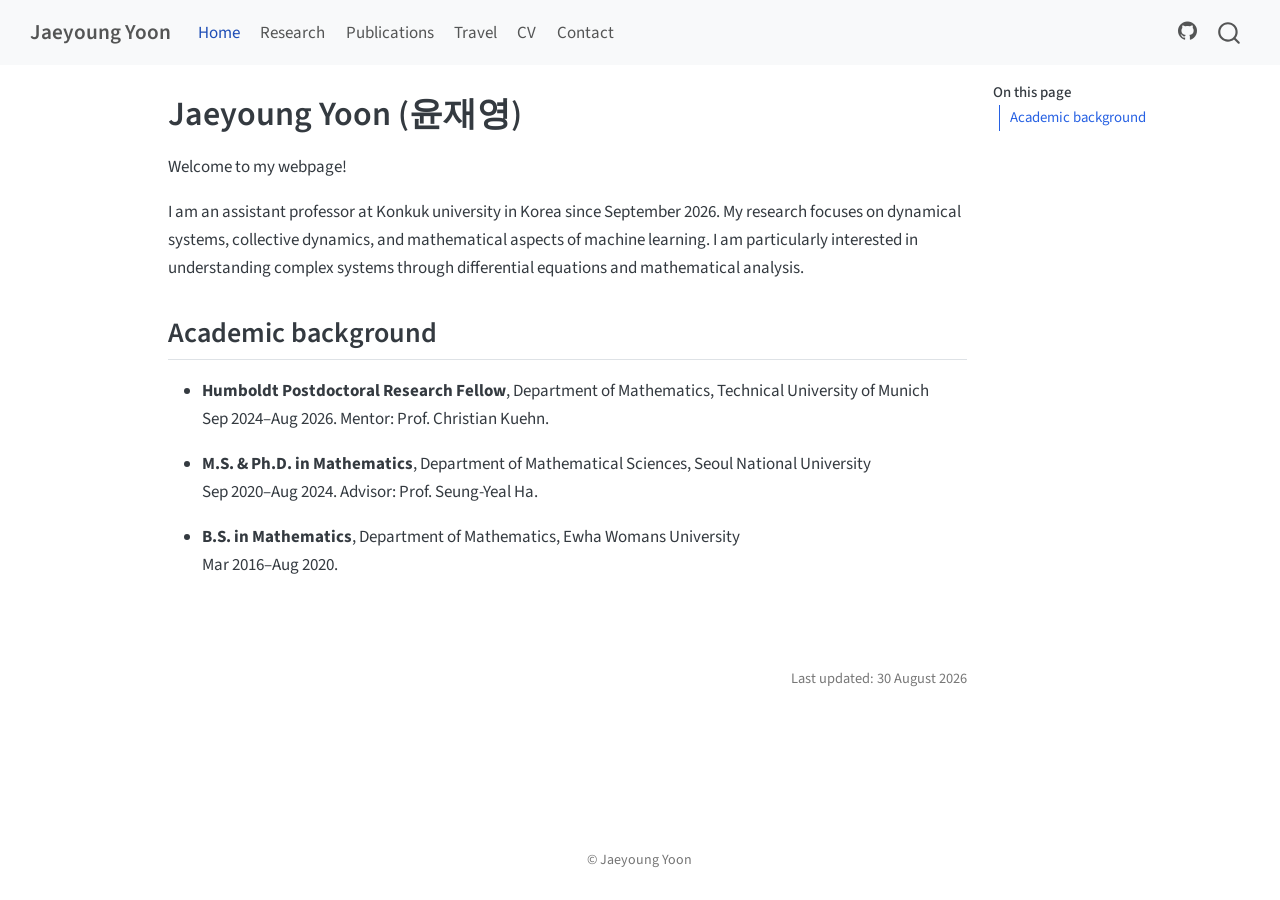
<file: docs/index.html>
<!DOCTYPE html>
<html xmlns="http://www.w3.org/1999/xhtml" lang="en" xml:lang="en"><head>

<meta charset="utf-8">
<meta name="generator" content="quarto-1.9.38">

<meta name="viewport" content="width=device-width, initial-scale=1.0, user-scalable=yes">


<title>Jaeyoung Yoon (윤재영) – Jaeyoung Yoon</title>
<style>
/* Default styles provided by pandoc.
** See https://pandoc.org/MANUAL.html#variables-for-html for config info.
*/
code{white-space: pre-wrap;}
span.smallcaps{font-variant: small-caps;}
div.columns{display: flex; gap: min(4vw, 1.5em);}
div.column{flex: auto; overflow-x: auto;}
div.hanging-indent{margin-left: 1.5em; text-indent: -1.5em;}
ul.task-list{list-style: none;}
ul.task-list li input[type="checkbox"] {
  width: 0.8em;
  margin: 0 0.8em 0.2em -1em; /* quarto-specific, see https://github.com/quarto-dev/quarto-cli/issues/4556 */ 
  vertical-align: middle;
}
</style>


<script src="site_libs/quarto-nav/quarto-nav.js"></script>
<script src="site_libs/quarto-nav/headroom.min.js"></script>
<script src="site_libs/clipboard/clipboard.min.js"></script>
<script src="site_libs/quarto-search/autocomplete.umd.js"></script>
<script src="site_libs/quarto-search/fuse.min.js"></script>
<script src="site_libs/quarto-search/quarto-search.js"></script>
<meta name="quarto:offset" content="./">
<script src="site_libs/quarto-html/quarto.js" type="module"></script>
<script src="site_libs/quarto-html/tabsets/tabsets.js" type="module"></script>
<script src="site_libs/quarto-html/popper.min.js"></script>
<script src="site_libs/quarto-html/tippy.umd.min.js"></script>
<script src="site_libs/quarto-html/anchor.min.js"></script>
<link href="site_libs/quarto-html/tippy.css" rel="stylesheet">
<link href="site_libs/quarto-html/quarto-syntax-highlighting-15634bcf2e68342d4ad2dfa704d543f6.css" rel="stylesheet" id="quarto-text-highlighting-styles">
<script src="site_libs/bootstrap/bootstrap.min.js"></script>
<link href="site_libs/bootstrap/bootstrap-icons.css" rel="stylesheet">
<link href="site_libs/bootstrap/bootstrap-158031087360bce0ff56dc785ce39e06.min.css" rel="stylesheet" append-hash="true" id="quarto-bootstrap" data-mode="light">
<script id="quarto-search-options" type="application/json">{
  "location": "navbar",
  "copy-button": false,
  "collapse-after": 3,
  "panel-placement": "end",
  "type": "overlay",
  "limit": 50,
  "keyboard-shortcut": [
    "f",
    "/",
    "s"
  ],
  "show-item-context": false,
  "language": {
    "search-no-results-text": "No results",
    "search-matching-documents-text": "matching documents",
    "search-copy-link-title": "Copy link to search",
    "search-hide-matches-text": "Hide additional matches",
    "search-more-match-text": "more match in this document",
    "search-more-matches-text": "more matches in this document",
    "search-clear-button-title": "Clear",
    "search-text-placeholder": "",
    "search-detached-cancel-button-title": "Cancel",
    "search-submit-button-title": "Submit",
    "search-label": "Search"
  }
}</script>


<link rel="stylesheet" href="styles.css">
</head>

<body class="nav-fixed quarto-light">

<div id="quarto-search-results"></div>
  <header id="quarto-header" class="headroom fixed-top">
    <nav class="navbar navbar-expand-lg " data-bs-theme="dark">
      <div class="navbar-container container-fluid">
      <div class="navbar-brand-container mx-auto">
    <a class="navbar-brand" href="./index.html">
    <span class="navbar-title">Jaeyoung Yoon</span>
    </a>
  </div>
            <div id="quarto-search" class="" title="Search"></div>
          <button class="navbar-toggler" type="button" data-bs-toggle="collapse" data-bs-target="#navbarCollapse" aria-controls="navbarCollapse" role="menu" aria-expanded="false" aria-label="Toggle navigation" onclick="if (window.quartoToggleHeadroom) { window.quartoToggleHeadroom(); }">
  <span class="navbar-toggler-icon"></span>
</button>
          <div class="collapse navbar-collapse" id="navbarCollapse">
            <ul class="navbar-nav navbar-nav-scroll me-auto">
  <li class="nav-item">
    <a class="nav-link active" href="./index.html" aria-current="page"> 
<span class="menu-text">Home</span></a>
  </li>  
  <li class="nav-item">
    <a class="nav-link" href="./research.html"> 
<span class="menu-text">Research</span></a>
  </li>  
  <li class="nav-item">
    <a class="nav-link" href="./publications.html"> 
<span class="menu-text">Publications</span></a>
  </li>  
  <li class="nav-item">
    <a class="nav-link" href="./travel.html"> 
<span class="menu-text">Travel</span></a>
  </li>  
  <li class="nav-item">
    <a class="nav-link" href="./cv.html"> 
<span class="menu-text">CV</span></a>
  </li>  
  <li class="nav-item">
    <a class="nav-link" href="./contact.html"> 
<span class="menu-text">Contact</span></a>
  </li>  
</ul>
            <ul class="navbar-nav navbar-nav-scroll ms-auto">
  <li class="nav-item compact">
    <a class="nav-link" href="https://github.com/wodud1516"> <i class="bi bi-github" role="img">
</i> 
<span class="menu-text"></span></a>
  </li>  
</ul>
          </div> <!-- /navcollapse -->
            <div class="quarto-navbar-tools">
</div>
      </div> <!-- /container-fluid -->
    </nav>
</header>
<!-- content -->
<div id="quarto-content" class="quarto-container page-columns page-rows-contents page-layout-article page-navbar">
<!-- sidebar -->
<!-- margin-sidebar -->
    <div id="quarto-margin-sidebar" class="sidebar margin-sidebar">
        <nav id="TOC" role="doc-toc" class="toc-active">
    <h2 id="toc-title">On this page</h2>
   
  <ul>
  <li><a href="#academic-background" id="toc-academic-background" class="nav-link active" data-scroll-target="#academic-background">Academic background</a></li>
  </ul>
</nav>
    </div>
<!-- main -->
<main class="content" id="quarto-document-content">

<header id="title-block-header" class="quarto-title-block default">
<div class="quarto-title">
<h1 class="title">Jaeyoung Yoon (윤재영)</h1>
</div>



<div class="quarto-title-meta">

    
  
    
  </div>
  


</header>


<p>Welcome to my webpage!</p>
<p>I am an assistant professor at Konkuk university in Korea since September 2026. My research focuses on dynamical systems, collective dynamics, and mathematical aspects of machine learning. I am particularly interested in understanding complex systems through differential equations and mathematical analysis.</p>
<!--
## Research interests

- Collective dynamics
- Dynamical systems on networks
- Mathematical aspects of machine learning dynamics
- Consensus-based optimization
-->
<section id="academic-background" class="level2">
<h2 class="anchored" data-anchor-id="academic-background">Academic background</h2>
<ul>
<li><p><strong>Humboldt Postdoctoral Research Fellow</strong>, Department of Mathematics, Technical University of Munich<br>
Sep 2024–Aug 2026. Mentor: Prof.&nbsp;Christian Kuehn.</p></li>
<li><p><strong>M.S. &amp; Ph.D.&nbsp;in Mathematics</strong>, Department of Mathematical Sciences, Seoul National University<br>
Sep 2020–Aug 2024. Advisor: Prof.&nbsp;Seung-Yeal Ha.</p></li>
<li><p><strong>B.S. in Mathematics</strong>, Department of Mathematics, Ewha Womans University<br>
Mar 2016–Aug 2020.</p></li>
</ul>
<p><br></p>
<p><span class="last-updated">Last updated: 30 August 2026</span></p>


</section>

</main> <!-- /main -->
<script id="quarto-html-after-body" type="application/javascript">
  window.document.addEventListener("DOMContentLoaded", function (event) {
    const icon = "";
    const anchorJS = new window.AnchorJS();
    anchorJS.options = {
      placement: 'right',
      icon: icon
    };
    anchorJS.add('.anchored');
    const isCodeAnnotation = (el) => {
      for (const clz of el.classList) {
        if (clz.startsWith('code-annotation-')) {                     
          return true;
        }
      }
      return false;
    }
    const onCopySuccess = function(e) {
      // button target
      const button = e.trigger;
      // don't keep focus
      button.blur();
      // flash "checked"
      button.classList.add('code-copy-button-checked');
      var currentTitle = button.getAttribute("title");
      button.setAttribute("title", "Copied!");
      let tooltip;
      if (window.bootstrap) {
        button.setAttribute("data-bs-toggle", "tooltip");
        button.setAttribute("data-bs-placement", "left");
        button.setAttribute("data-bs-title", "Copied!");
        tooltip = new bootstrap.Tooltip(button, 
          { trigger: "manual", 
            customClass: "code-copy-button-tooltip",
            offset: [0, -8]});
        tooltip.show();    
      }
      setTimeout(function() {
        if (tooltip) {
          tooltip.hide();
          button.removeAttribute("data-bs-title");
          button.removeAttribute("data-bs-toggle");
          button.removeAttribute("data-bs-placement");
        }
        button.setAttribute("title", currentTitle);
        button.classList.remove('code-copy-button-checked');
      }, 1000);
      // clear code selection
      e.clearSelection();
    }
    const getTextToCopy = function(trigger) {
      const outerScaffold = trigger.parentElement.cloneNode(true);
      const codeEl = outerScaffold.querySelector('code');
      for (const childEl of codeEl.children) {
        if (isCodeAnnotation(childEl)) {
          childEl.remove();
        }
      }
      return codeEl.innerText;
    }
    const clipboard = new window.ClipboardJS('.code-copy-button:not([data-in-quarto-modal])', {
      text: getTextToCopy
    });
    clipboard.on('success', onCopySuccess);
    if (window.document.getElementById('quarto-embedded-source-code-modal')) {
      const clipboardModal = new window.ClipboardJS('.code-copy-button[data-in-quarto-modal]', {
        text: getTextToCopy,
        container: window.document.getElementById('quarto-embedded-source-code-modal')
      });
      clipboardModal.on('success', onCopySuccess);
    }
      var localhostRegex = new RegExp(/^(?:http|https):\/\/localhost\:?[0-9]*\//);
      var mailtoRegex = new RegExp(/^mailto:/);
        var filterRegex = new RegExp('/' + window.location.host + '/');
      var isInternal = (href) => {
          return filterRegex.test(href) || localhostRegex.test(href) || mailtoRegex.test(href);
      }
      // Inspect non-navigation links and adorn them if external
     var links = window.document.querySelectorAll('a[href]:not(.nav-link):not(.navbar-brand):not(.toc-action):not(.sidebar-link):not(.sidebar-item-toggle):not(.pagination-link):not(.no-external):not([aria-hidden]):not(.dropdown-item):not(.quarto-navigation-tool):not(.about-link)');
      for (var i=0; i<links.length; i++) {
        const link = links[i];
        if (!isInternal(link.href)) {
          // undo the damage that might have been done by quarto-nav.js in the case of
          // links that we want to consider external
          if (link.dataset.originalHref !== undefined) {
            link.href = link.dataset.originalHref;
          }
        }
      }
    function tippyHover(el, contentFn, onTriggerFn, onUntriggerFn) {
      const config = {
        allowHTML: true,
        maxWidth: 500,
        delay: 100,
        arrow: false,
        appendTo: function(el) {
            return el.parentElement;
        },
        interactive: true,
        interactiveBorder: 10,
        theme: 'quarto',
        placement: 'bottom-start',
      };
      if (contentFn) {
        config.content = contentFn;
      }
      if (onTriggerFn) {
        config.onTrigger = onTriggerFn;
      }
      if (onUntriggerFn) {
        config.onUntrigger = onUntriggerFn;
      }
      window.tippy(el, config); 
    }
    const noterefs = window.document.querySelectorAll('a[role="doc-noteref"]');
    for (var i=0; i<noterefs.length; i++) {
      const ref = noterefs[i];
      tippyHover(ref, function() {
        // use id or data attribute instead here
        let href = ref.getAttribute('data-footnote-href') || ref.getAttribute('href');
        try { href = new URL(href).hash; } catch {}
        const id = href.replace(/^#\/?/, "");
        const note = window.document.getElementById(id);
        if (note) {
          return note.innerHTML;
        } else {
          return "";
        }
      });
    }
    const xrefs = window.document.querySelectorAll('a.quarto-xref');
    const processXRef = (id, note) => {
      // Strip column container classes
      const stripColumnClz = (el) => {
        el.classList.remove("page-full", "page-columns");
        if (el.children) {
          for (const child of el.children) {
            stripColumnClz(child);
          }
        }
      }
      stripColumnClz(note)
      if (id === null || id.startsWith('sec-')) {
        // Special case sections, only their first couple elements
        const container = document.createElement("div");
        if (note.children && note.children.length > 2) {
          container.appendChild(note.children[0].cloneNode(true));
          for (let i = 1; i < note.children.length; i++) {
            const child = note.children[i];
            if (child.tagName === "P" && child.innerText === "") {
              continue;
            } else {
              container.appendChild(child.cloneNode(true));
              break;
            }
          }
          if (window.Quarto?.typesetMath) {
            window.Quarto.typesetMath(container);
          }
          return container.innerHTML
        } else {
          if (window.Quarto?.typesetMath) {
            window.Quarto.typesetMath(note);
          }
          return note.innerHTML;
        }
      } else {
        // Remove any anchor links if they are present
        const anchorLink = note.querySelector('a.anchorjs-link');
        if (anchorLink) {
          anchorLink.remove();
        }
        if (window.Quarto?.typesetMath) {
          window.Quarto.typesetMath(note);
        }
        if (note.classList.contains("callout")) {
          return note.outerHTML;
        } else {
          return note.innerHTML;
        }
      }
    }
    for (var i=0; i<xrefs.length; i++) {
      const xref = xrefs[i];
      tippyHover(xref, undefined, function(instance) {
        instance.disable();
        let url = xref.getAttribute('href');
        let hash = undefined; 
        if (url.startsWith('#')) {
          hash = url;
        } else {
          try { hash = new URL(url).hash; } catch {}
        }
        if (hash) {
          const id = hash.replace(/^#\/?/, "");
          const note = window.document.getElementById(id);
          if (note !== null) {
            try {
              const html = processXRef(id, note.cloneNode(true));
              instance.setContent(html);
            } finally {
              instance.enable();
              instance.show();
            }
          } else {
            // See if we can fetch this
            fetch(url.split('#')[0])
            .then(res => res.text())
            .then(html => {
              const parser = new DOMParser();
              const htmlDoc = parser.parseFromString(html, "text/html");
              const note = htmlDoc.getElementById(id);
              if (note !== null) {
                const html = processXRef(id, note);
                instance.setContent(html);
              } 
            }).finally(() => {
              instance.enable();
              instance.show();
            });
          }
        } else {
          // See if we can fetch a full url (with no hash to target)
          // This is a special case and we should probably do some content thinning / targeting
          fetch(url)
          .then(res => res.text())
          .then(html => {
            const parser = new DOMParser();
            const htmlDoc = parser.parseFromString(html, "text/html");
            const note = htmlDoc.querySelector('main.content');
            if (note !== null) {
              // This should only happen for chapter cross references
              // (since there is no id in the URL)
              // remove the first header
              if (note.children.length > 0 && note.children[0].tagName === "HEADER") {
                note.children[0].remove();
              }
              const html = processXRef(null, note);
              instance.setContent(html);
            } 
          }).finally(() => {
            instance.enable();
            instance.show();
          });
        }
      }, function(instance) {
      });
    }
        let selectedAnnoteEl;
        const selectorForAnnotation = ( cell, annotation) => {
          let cellAttr = 'data-code-cell="' + cell + '"';
          let lineAttr = 'data-code-annotation="' +  annotation + '"';
          const selector = 'span[' + cellAttr + '][' + lineAttr + ']';
          return selector;
        }
        const selectCodeLines = (annoteEl) => {
          const doc = window.document;
          const targetCell = annoteEl.getAttribute("data-target-cell");
          const targetAnnotation = annoteEl.getAttribute("data-target-annotation");
          const annoteSpan = window.document.querySelector(selectorForAnnotation(targetCell, targetAnnotation));
          const lines = annoteSpan.getAttribute("data-code-lines").split(",");
          const lineIds = lines.map((line) => {
            return targetCell + "-" + line;
          })
          let top = null;
          let height = null;
          let parent = null;
          if (lineIds.length > 0) {
              //compute the position of the single el (top and bottom and make a div)
              const el = window.document.getElementById(lineIds[0]);
              top = el.offsetTop;
              height = el.offsetHeight;
              parent = el.parentElement.parentElement;
            if (lineIds.length > 1) {
              const lastEl = window.document.getElementById(lineIds[lineIds.length - 1]);
              const bottom = lastEl.offsetTop + lastEl.offsetHeight;
              height = bottom - top;
            }
            if (top !== null && height !== null && parent !== null) {
              // cook up a div (if necessary) and position it 
              let div = window.document.getElementById("code-annotation-line-highlight");
              if (div === null) {
                div = window.document.createElement("div");
                div.setAttribute("id", "code-annotation-line-highlight");
                div.style.position = 'absolute';
                parent.appendChild(div);
              }
              div.style.top = top - 2 + "px";
              div.style.height = height + 4 + "px";
              div.style.left = 0;
              let gutterDiv = window.document.getElementById("code-annotation-line-highlight-gutter");
              if (gutterDiv === null) {
                gutterDiv = window.document.createElement("div");
                gutterDiv.setAttribute("id", "code-annotation-line-highlight-gutter");
                gutterDiv.style.position = 'absolute';
                const codeCell = window.document.getElementById(targetCell);
                const gutter = codeCell.querySelector('.code-annotation-gutter');
                gutter.appendChild(gutterDiv);
              }
              gutterDiv.style.top = top - 2 + "px";
              gutterDiv.style.height = height + 4 + "px";
            }
            selectedAnnoteEl = annoteEl;
          }
        };
        const unselectCodeLines = () => {
          const elementsIds = ["code-annotation-line-highlight", "code-annotation-line-highlight-gutter"];
          elementsIds.forEach((elId) => {
            const div = window.document.getElementById(elId);
            if (div) {
              div.remove();
            }
          });
          selectedAnnoteEl = undefined;
        };
          // Handle positioning of the toggle
      window.addEventListener(
        "resize",
        throttle(() => {
          elRect = undefined;
          if (selectedAnnoteEl) {
            selectCodeLines(selectedAnnoteEl);
          }
        }, 10)
      );
      function throttle(fn, ms) {
      let throttle = false;
      let timer;
        return (...args) => {
          if(!throttle) { // first call gets through
              fn.apply(this, args);
              throttle = true;
          } else { // all the others get throttled
              if(timer) clearTimeout(timer); // cancel #2
              timer = setTimeout(() => {
                fn.apply(this, args);
                timer = throttle = false;
              }, ms);
          }
        };
      }
        // Attach click handler to the DT
        const annoteDls = window.document.querySelectorAll('dt[data-target-cell]');
        for (const annoteDlNode of annoteDls) {
          annoteDlNode.addEventListener('click', (event) => {
            const clickedEl = event.target;
            if (clickedEl !== selectedAnnoteEl) {
              unselectCodeLines();
              const activeEl = window.document.querySelector('dt[data-target-cell].code-annotation-active');
              if (activeEl) {
                activeEl.classList.remove('code-annotation-active');
              }
              selectCodeLines(clickedEl);
              clickedEl.classList.add('code-annotation-active');
            } else {
              // Unselect the line
              unselectCodeLines();
              clickedEl.classList.remove('code-annotation-active');
            }
          });
        }
    const findCites = (el) => {
      const parentEl = el.parentElement;
      if (parentEl) {
        const cites = parentEl.dataset.cites;
        if (cites) {
          return {
            el,
            cites: cites.split(' ')
          };
        } else {
          return findCites(el.parentElement)
        }
      } else {
        return undefined;
      }
    };
    var bibliorefs = window.document.querySelectorAll('a[role="doc-biblioref"]');
    for (var i=0; i<bibliorefs.length; i++) {
      const ref = bibliorefs[i];
      const citeInfo = findCites(ref);
      if (citeInfo) {
        tippyHover(citeInfo.el, function() {
          var popup = window.document.createElement('div');
          citeInfo.cites.forEach(function(cite) {
            var citeDiv = window.document.createElement('div');
            citeDiv.classList.add('hanging-indent');
            citeDiv.classList.add('csl-entry');
            var biblioDiv = window.document.getElementById('ref-' + cite);
            if (biblioDiv) {
              citeDiv.innerHTML = biblioDiv.innerHTML;
            }
            popup.appendChild(citeDiv);
          });
          return popup.innerHTML;
        });
      }
    }
  });
  </script>
</div> <!-- /content -->
<footer class="footer">
  <div class="nav-footer">
    <div class="nav-footer-left">
      &nbsp;
    </div>   
    <div class="nav-footer-center">
<p>© Jaeyoung Yoon</p>
</div>
    <div class="nav-footer-right">
      &nbsp;
    </div>
  </div>
</footer>




</body></html>
</file>
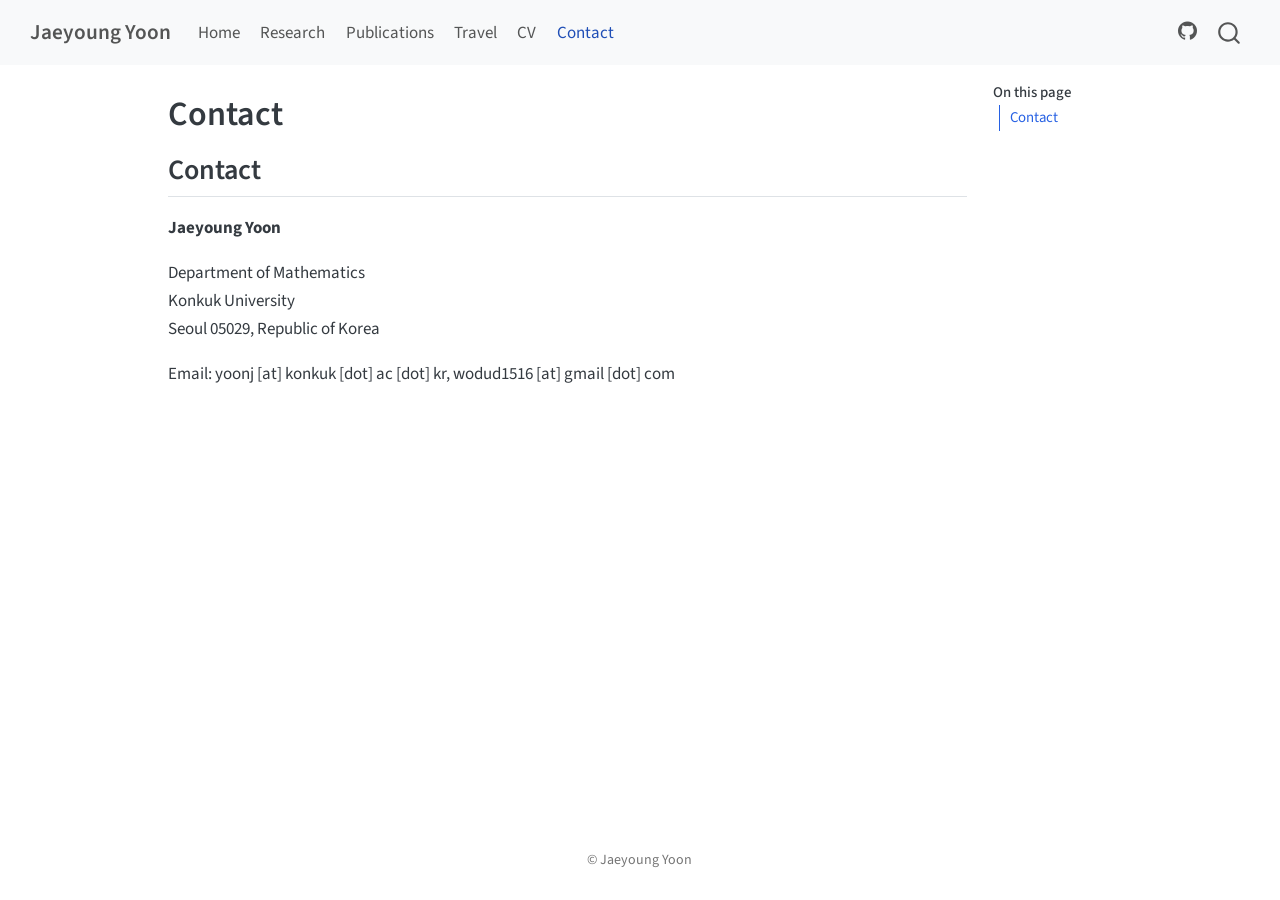
<file: docs/contact.html>
<!DOCTYPE html>
<html xmlns="http://www.w3.org/1999/xhtml" lang="en" xml:lang="en"><head>

<meta charset="utf-8">
<meta name="generator" content="quarto-1.9.38">

<meta name="viewport" content="width=device-width, initial-scale=1.0, user-scalable=yes">


<title>Contact – Jaeyoung Yoon</title>
<style>
/* Default styles provided by pandoc.
** See https://pandoc.org/MANUAL.html#variables-for-html for config info.
*/
code{white-space: pre-wrap;}
span.smallcaps{font-variant: small-caps;}
div.columns{display: flex; gap: min(4vw, 1.5em);}
div.column{flex: auto; overflow-x: auto;}
div.hanging-indent{margin-left: 1.5em; text-indent: -1.5em;}
ul.task-list{list-style: none;}
ul.task-list li input[type="checkbox"] {
  width: 0.8em;
  margin: 0 0.8em 0.2em -1em; /* quarto-specific, see https://github.com/quarto-dev/quarto-cli/issues/4556 */ 
  vertical-align: middle;
}
</style>


<script src="site_libs/quarto-nav/quarto-nav.js"></script>
<script src="site_libs/quarto-nav/headroom.min.js"></script>
<script src="site_libs/clipboard/clipboard.min.js"></script>
<script src="site_libs/quarto-search/autocomplete.umd.js"></script>
<script src="site_libs/quarto-search/fuse.min.js"></script>
<script src="site_libs/quarto-search/quarto-search.js"></script>
<meta name="quarto:offset" content="./">
<script src="site_libs/quarto-html/quarto.js" type="module"></script>
<script src="site_libs/quarto-html/tabsets/tabsets.js" type="module"></script>
<script src="site_libs/quarto-html/popper.min.js"></script>
<script src="site_libs/quarto-html/tippy.umd.min.js"></script>
<script src="site_libs/quarto-html/anchor.min.js"></script>
<link href="site_libs/quarto-html/tippy.css" rel="stylesheet">
<link href="site_libs/quarto-html/quarto-syntax-highlighting-15634bcf2e68342d4ad2dfa704d543f6.css" rel="stylesheet" id="quarto-text-highlighting-styles">
<script src="site_libs/bootstrap/bootstrap.min.js"></script>
<link href="site_libs/bootstrap/bootstrap-icons.css" rel="stylesheet">
<link href="site_libs/bootstrap/bootstrap-158031087360bce0ff56dc785ce39e06.min.css" rel="stylesheet" append-hash="true" id="quarto-bootstrap" data-mode="light">
<script id="quarto-search-options" type="application/json">{
  "location": "navbar",
  "copy-button": false,
  "collapse-after": 3,
  "panel-placement": "end",
  "type": "overlay",
  "limit": 50,
  "keyboard-shortcut": [
    "f",
    "/",
    "s"
  ],
  "show-item-context": false,
  "language": {
    "search-no-results-text": "No results",
    "search-matching-documents-text": "matching documents",
    "search-copy-link-title": "Copy link to search",
    "search-hide-matches-text": "Hide additional matches",
    "search-more-match-text": "more match in this document",
    "search-more-matches-text": "more matches in this document",
    "search-clear-button-title": "Clear",
    "search-text-placeholder": "",
    "search-detached-cancel-button-title": "Cancel",
    "search-submit-button-title": "Submit",
    "search-label": "Search"
  }
}</script>


<link rel="stylesheet" href="styles.css">
</head>

<body class="nav-fixed quarto-light">

<div id="quarto-search-results"></div>
  <header id="quarto-header" class="headroom fixed-top">
    <nav class="navbar navbar-expand-lg " data-bs-theme="dark">
      <div class="navbar-container container-fluid">
      <div class="navbar-brand-container mx-auto">
    <a class="navbar-brand" href="./index.html">
    <span class="navbar-title">Jaeyoung Yoon</span>
    </a>
  </div>
            <div id="quarto-search" class="" title="Search"></div>
          <button class="navbar-toggler" type="button" data-bs-toggle="collapse" data-bs-target="#navbarCollapse" aria-controls="navbarCollapse" role="menu" aria-expanded="false" aria-label="Toggle navigation" onclick="if (window.quartoToggleHeadroom) { window.quartoToggleHeadroom(); }">
  <span class="navbar-toggler-icon"></span>
</button>
          <div class="collapse navbar-collapse" id="navbarCollapse">
            <ul class="navbar-nav navbar-nav-scroll me-auto">
  <li class="nav-item">
    <a class="nav-link" href="./index.html"> 
<span class="menu-text">Home</span></a>
  </li>  
  <li class="nav-item">
    <a class="nav-link" href="./research.html"> 
<span class="menu-text">Research</span></a>
  </li>  
  <li class="nav-item">
    <a class="nav-link" href="./publications.html"> 
<span class="menu-text">Publications</span></a>
  </li>  
  <li class="nav-item">
    <a class="nav-link" href="./travel.html"> 
<span class="menu-text">Travel</span></a>
  </li>  
  <li class="nav-item">
    <a class="nav-link" href="./cv.html"> 
<span class="menu-text">CV</span></a>
  </li>  
  <li class="nav-item">
    <a class="nav-link active" href="./contact.html" aria-current="page"> 
<span class="menu-text">Contact</span></a>
  </li>  
</ul>
            <ul class="navbar-nav navbar-nav-scroll ms-auto">
  <li class="nav-item compact">
    <a class="nav-link" href="https://github.com/wodud1516"> <i class="bi bi-github" role="img">
</i> 
<span class="menu-text"></span></a>
  </li>  
</ul>
          </div> <!-- /navcollapse -->
            <div class="quarto-navbar-tools">
</div>
      </div> <!-- /container-fluid -->
    </nav>
</header>
<!-- content -->
<div id="quarto-content" class="quarto-container page-columns page-rows-contents page-layout-article page-navbar">
<!-- sidebar -->
<!-- margin-sidebar -->
    <div id="quarto-margin-sidebar" class="sidebar margin-sidebar">
        <nav id="TOC" role="doc-toc" class="toc-active">
    <h2 id="toc-title">On this page</h2>
   
  <ul>
  <li><a href="#contact" id="toc-contact" class="nav-link active" data-scroll-target="#contact">Contact</a></li>
  </ul>
</nav>
    </div>
<!-- main -->
<main class="content" id="quarto-document-content">

<header id="title-block-header" class="quarto-title-block default">
<div class="quarto-title">
<h1 class="title">Contact</h1>
</div>



<div class="quarto-title-meta">

    
  
    
  </div>
  


</header>


<section id="contact" class="level2">
<h2 class="anchored" data-anchor-id="contact">Contact</h2>
<p><strong>Jaeyoung Yoon</strong></p>
<p>Department of Mathematics<br> Konkuk University<br> Seoul 05029, Republic of Korea</p>
<p>Email: yoonj [at] konkuk [dot] ac [dot] kr, wodud1516 [at] gmail [dot] com</p>


</section>

</main> <!-- /main -->
<script id="quarto-html-after-body" type="application/javascript">
  window.document.addEventListener("DOMContentLoaded", function (event) {
    const icon = "";
    const anchorJS = new window.AnchorJS();
    anchorJS.options = {
      placement: 'right',
      icon: icon
    };
    anchorJS.add('.anchored');
    const isCodeAnnotation = (el) => {
      for (const clz of el.classList) {
        if (clz.startsWith('code-annotation-')) {                     
          return true;
        }
      }
      return false;
    }
    const onCopySuccess = function(e) {
      // button target
      const button = e.trigger;
      // don't keep focus
      button.blur();
      // flash "checked"
      button.classList.add('code-copy-button-checked');
      var currentTitle = button.getAttribute("title");
      button.setAttribute("title", "Copied!");
      let tooltip;
      if (window.bootstrap) {
        button.setAttribute("data-bs-toggle", "tooltip");
        button.setAttribute("data-bs-placement", "left");
        button.setAttribute("data-bs-title", "Copied!");
        tooltip = new bootstrap.Tooltip(button, 
          { trigger: "manual", 
            customClass: "code-copy-button-tooltip",
            offset: [0, -8]});
        tooltip.show();    
      }
      setTimeout(function() {
        if (tooltip) {
          tooltip.hide();
          button.removeAttribute("data-bs-title");
          button.removeAttribute("data-bs-toggle");
          button.removeAttribute("data-bs-placement");
        }
        button.setAttribute("title", currentTitle);
        button.classList.remove('code-copy-button-checked');
      }, 1000);
      // clear code selection
      e.clearSelection();
    }
    const getTextToCopy = function(trigger) {
      const outerScaffold = trigger.parentElement.cloneNode(true);
      const codeEl = outerScaffold.querySelector('code');
      for (const childEl of codeEl.children) {
        if (isCodeAnnotation(childEl)) {
          childEl.remove();
        }
      }
      return codeEl.innerText;
    }
    const clipboard = new window.ClipboardJS('.code-copy-button:not([data-in-quarto-modal])', {
      text: getTextToCopy
    });
    clipboard.on('success', onCopySuccess);
    if (window.document.getElementById('quarto-embedded-source-code-modal')) {
      const clipboardModal = new window.ClipboardJS('.code-copy-button[data-in-quarto-modal]', {
        text: getTextToCopy,
        container: window.document.getElementById('quarto-embedded-source-code-modal')
      });
      clipboardModal.on('success', onCopySuccess);
    }
      var localhostRegex = new RegExp(/^(?:http|https):\/\/localhost\:?[0-9]*\//);
      var mailtoRegex = new RegExp(/^mailto:/);
        var filterRegex = new RegExp('/' + window.location.host + '/');
      var isInternal = (href) => {
          return filterRegex.test(href) || localhostRegex.test(href) || mailtoRegex.test(href);
      }
      // Inspect non-navigation links and adorn them if external
     var links = window.document.querySelectorAll('a[href]:not(.nav-link):not(.navbar-brand):not(.toc-action):not(.sidebar-link):not(.sidebar-item-toggle):not(.pagination-link):not(.no-external):not([aria-hidden]):not(.dropdown-item):not(.quarto-navigation-tool):not(.about-link)');
      for (var i=0; i<links.length; i++) {
        const link = links[i];
        if (!isInternal(link.href)) {
          // undo the damage that might have been done by quarto-nav.js in the case of
          // links that we want to consider external
          if (link.dataset.originalHref !== undefined) {
            link.href = link.dataset.originalHref;
          }
        }
      }
    function tippyHover(el, contentFn, onTriggerFn, onUntriggerFn) {
      const config = {
        allowHTML: true,
        maxWidth: 500,
        delay: 100,
        arrow: false,
        appendTo: function(el) {
            return el.parentElement;
        },
        interactive: true,
        interactiveBorder: 10,
        theme: 'quarto',
        placement: 'bottom-start',
      };
      if (contentFn) {
        config.content = contentFn;
      }
      if (onTriggerFn) {
        config.onTrigger = onTriggerFn;
      }
      if (onUntriggerFn) {
        config.onUntrigger = onUntriggerFn;
      }
      window.tippy(el, config); 
    }
    const noterefs = window.document.querySelectorAll('a[role="doc-noteref"]');
    for (var i=0; i<noterefs.length; i++) {
      const ref = noterefs[i];
      tippyHover(ref, function() {
        // use id or data attribute instead here
        let href = ref.getAttribute('data-footnote-href') || ref.getAttribute('href');
        try { href = new URL(href).hash; } catch {}
        const id = href.replace(/^#\/?/, "");
        const note = window.document.getElementById(id);
        if (note) {
          return note.innerHTML;
        } else {
          return "";
        }
      });
    }
    const xrefs = window.document.querySelectorAll('a.quarto-xref');
    const processXRef = (id, note) => {
      // Strip column container classes
      const stripColumnClz = (el) => {
        el.classList.remove("page-full", "page-columns");
        if (el.children) {
          for (const child of el.children) {
            stripColumnClz(child);
          }
        }
      }
      stripColumnClz(note)
      if (id === null || id.startsWith('sec-')) {
        // Special case sections, only their first couple elements
        const container = document.createElement("div");
        if (note.children && note.children.length > 2) {
          container.appendChild(note.children[0].cloneNode(true));
          for (let i = 1; i < note.children.length; i++) {
            const child = note.children[i];
            if (child.tagName === "P" && child.innerText === "") {
              continue;
            } else {
              container.appendChild(child.cloneNode(true));
              break;
            }
          }
          if (window.Quarto?.typesetMath) {
            window.Quarto.typesetMath(container);
          }
          return container.innerHTML
        } else {
          if (window.Quarto?.typesetMath) {
            window.Quarto.typesetMath(note);
          }
          return note.innerHTML;
        }
      } else {
        // Remove any anchor links if they are present
        const anchorLink = note.querySelector('a.anchorjs-link');
        if (anchorLink) {
          anchorLink.remove();
        }
        if (window.Quarto?.typesetMath) {
          window.Quarto.typesetMath(note);
        }
        if (note.classList.contains("callout")) {
          return note.outerHTML;
        } else {
          return note.innerHTML;
        }
      }
    }
    for (var i=0; i<xrefs.length; i++) {
      const xref = xrefs[i];
      tippyHover(xref, undefined, function(instance) {
        instance.disable();
        let url = xref.getAttribute('href');
        let hash = undefined; 
        if (url.startsWith('#')) {
          hash = url;
        } else {
          try { hash = new URL(url).hash; } catch {}
        }
        if (hash) {
          const id = hash.replace(/^#\/?/, "");
          const note = window.document.getElementById(id);
          if (note !== null) {
            try {
              const html = processXRef(id, note.cloneNode(true));
              instance.setContent(html);
            } finally {
              instance.enable();
              instance.show();
            }
          } else {
            // See if we can fetch this
            fetch(url.split('#')[0])
            .then(res => res.text())
            .then(html => {
              const parser = new DOMParser();
              const htmlDoc = parser.parseFromString(html, "text/html");
              const note = htmlDoc.getElementById(id);
              if (note !== null) {
                const html = processXRef(id, note);
                instance.setContent(html);
              } 
            }).finally(() => {
              instance.enable();
              instance.show();
            });
          }
        } else {
          // See if we can fetch a full url (with no hash to target)
          // This is a special case and we should probably do some content thinning / targeting
          fetch(url)
          .then(res => res.text())
          .then(html => {
            const parser = new DOMParser();
            const htmlDoc = parser.parseFromString(html, "text/html");
            const note = htmlDoc.querySelector('main.content');
            if (note !== null) {
              // This should only happen for chapter cross references
              // (since there is no id in the URL)
              // remove the first header
              if (note.children.length > 0 && note.children[0].tagName === "HEADER") {
                note.children[0].remove();
              }
              const html = processXRef(null, note);
              instance.setContent(html);
            } 
          }).finally(() => {
            instance.enable();
            instance.show();
          });
        }
      }, function(instance) {
      });
    }
        let selectedAnnoteEl;
        const selectorForAnnotation = ( cell, annotation) => {
          let cellAttr = 'data-code-cell="' + cell + '"';
          let lineAttr = 'data-code-annotation="' +  annotation + '"';
          const selector = 'span[' + cellAttr + '][' + lineAttr + ']';
          return selector;
        }
        const selectCodeLines = (annoteEl) => {
          const doc = window.document;
          const targetCell = annoteEl.getAttribute("data-target-cell");
          const targetAnnotation = annoteEl.getAttribute("data-target-annotation");
          const annoteSpan = window.document.querySelector(selectorForAnnotation(targetCell, targetAnnotation));
          const lines = annoteSpan.getAttribute("data-code-lines").split(",");
          const lineIds = lines.map((line) => {
            return targetCell + "-" + line;
          })
          let top = null;
          let height = null;
          let parent = null;
          if (lineIds.length > 0) {
              //compute the position of the single el (top and bottom and make a div)
              const el = window.document.getElementById(lineIds[0]);
              top = el.offsetTop;
              height = el.offsetHeight;
              parent = el.parentElement.parentElement;
            if (lineIds.length > 1) {
              const lastEl = window.document.getElementById(lineIds[lineIds.length - 1]);
              const bottom = lastEl.offsetTop + lastEl.offsetHeight;
              height = bottom - top;
            }
            if (top !== null && height !== null && parent !== null) {
              // cook up a div (if necessary) and position it 
              let div = window.document.getElementById("code-annotation-line-highlight");
              if (div === null) {
                div = window.document.createElement("div");
                div.setAttribute("id", "code-annotation-line-highlight");
                div.style.position = 'absolute';
                parent.appendChild(div);
              }
              div.style.top = top - 2 + "px";
              div.style.height = height + 4 + "px";
              div.style.left = 0;
              let gutterDiv = window.document.getElementById("code-annotation-line-highlight-gutter");
              if (gutterDiv === null) {
                gutterDiv = window.document.createElement("div");
                gutterDiv.setAttribute("id", "code-annotation-line-highlight-gutter");
                gutterDiv.style.position = 'absolute';
                const codeCell = window.document.getElementById(targetCell);
                const gutter = codeCell.querySelector('.code-annotation-gutter');
                gutter.appendChild(gutterDiv);
              }
              gutterDiv.style.top = top - 2 + "px";
              gutterDiv.style.height = height + 4 + "px";
            }
            selectedAnnoteEl = annoteEl;
          }
        };
        const unselectCodeLines = () => {
          const elementsIds = ["code-annotation-line-highlight", "code-annotation-line-highlight-gutter"];
          elementsIds.forEach((elId) => {
            const div = window.document.getElementById(elId);
            if (div) {
              div.remove();
            }
          });
          selectedAnnoteEl = undefined;
        };
          // Handle positioning of the toggle
      window.addEventListener(
        "resize",
        throttle(() => {
          elRect = undefined;
          if (selectedAnnoteEl) {
            selectCodeLines(selectedAnnoteEl);
          }
        }, 10)
      );
      function throttle(fn, ms) {
      let throttle = false;
      let timer;
        return (...args) => {
          if(!throttle) { // first call gets through
              fn.apply(this, args);
              throttle = true;
          } else { // all the others get throttled
              if(timer) clearTimeout(timer); // cancel #2
              timer = setTimeout(() => {
                fn.apply(this, args);
                timer = throttle = false;
              }, ms);
          }
        };
      }
        // Attach click handler to the DT
        const annoteDls = window.document.querySelectorAll('dt[data-target-cell]');
        for (const annoteDlNode of annoteDls) {
          annoteDlNode.addEventListener('click', (event) => {
            const clickedEl = event.target;
            if (clickedEl !== selectedAnnoteEl) {
              unselectCodeLines();
              const activeEl = window.document.querySelector('dt[data-target-cell].code-annotation-active');
              if (activeEl) {
                activeEl.classList.remove('code-annotation-active');
              }
              selectCodeLines(clickedEl);
              clickedEl.classList.add('code-annotation-active');
            } else {
              // Unselect the line
              unselectCodeLines();
              clickedEl.classList.remove('code-annotation-active');
            }
          });
        }
    const findCites = (el) => {
      const parentEl = el.parentElement;
      if (parentEl) {
        const cites = parentEl.dataset.cites;
        if (cites) {
          return {
            el,
            cites: cites.split(' ')
          };
        } else {
          return findCites(el.parentElement)
        }
      } else {
        return undefined;
      }
    };
    var bibliorefs = window.document.querySelectorAll('a[role="doc-biblioref"]');
    for (var i=0; i<bibliorefs.length; i++) {
      const ref = bibliorefs[i];
      const citeInfo = findCites(ref);
      if (citeInfo) {
        tippyHover(citeInfo.el, function() {
          var popup = window.document.createElement('div');
          citeInfo.cites.forEach(function(cite) {
            var citeDiv = window.document.createElement('div');
            citeDiv.classList.add('hanging-indent');
            citeDiv.classList.add('csl-entry');
            var biblioDiv = window.document.getElementById('ref-' + cite);
            if (biblioDiv) {
              citeDiv.innerHTML = biblioDiv.innerHTML;
            }
            popup.appendChild(citeDiv);
          });
          return popup.innerHTML;
        });
      }
    }
  });
  </script>
</div> <!-- /content -->
<footer class="footer">
  <div class="nav-footer">
    <div class="nav-footer-left">
      &nbsp;
    </div>   
    <div class="nav-footer-center">
<p>© Jaeyoung Yoon</p>
</div>
    <div class="nav-footer-right">
      &nbsp;
    </div>
  </div>
</footer>




</body></html>
</file>
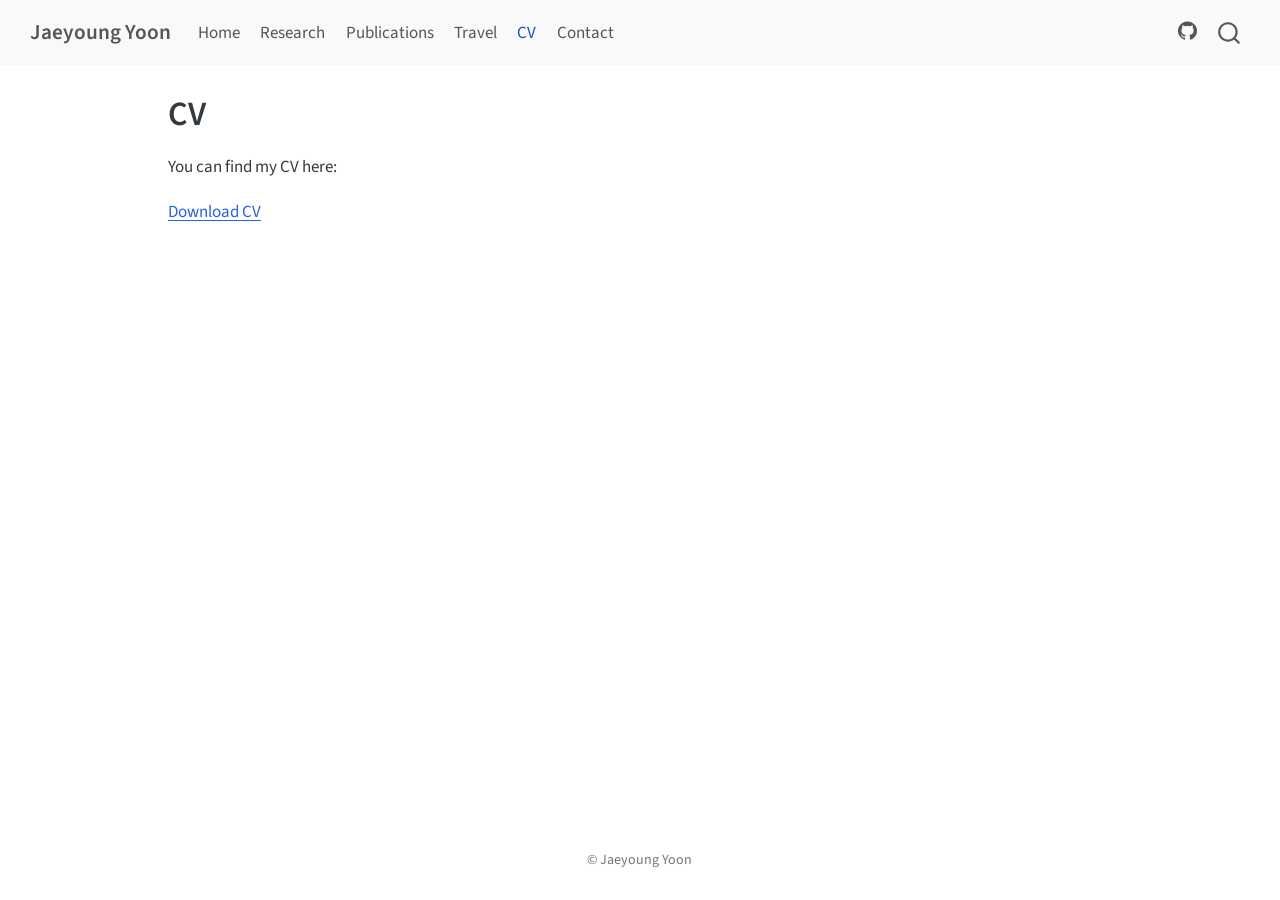
<file: docs/cv.html>
<!DOCTYPE html>
<html xmlns="http://www.w3.org/1999/xhtml" lang="en" xml:lang="en"><head>

<meta charset="utf-8">
<meta name="generator" content="quarto-1.9.38">

<meta name="viewport" content="width=device-width, initial-scale=1.0, user-scalable=yes">


<title>CV – Jaeyoung Yoon</title>
<style>
/* Default styles provided by pandoc.
** See https://pandoc.org/MANUAL.html#variables-for-html for config info.
*/
code{white-space: pre-wrap;}
span.smallcaps{font-variant: small-caps;}
div.columns{display: flex; gap: min(4vw, 1.5em);}
div.column{flex: auto; overflow-x: auto;}
div.hanging-indent{margin-left: 1.5em; text-indent: -1.5em;}
ul.task-list{list-style: none;}
ul.task-list li input[type="checkbox"] {
  width: 0.8em;
  margin: 0 0.8em 0.2em -1em; /* quarto-specific, see https://github.com/quarto-dev/quarto-cli/issues/4556 */ 
  vertical-align: middle;
}
</style>


<script src="site_libs/quarto-nav/quarto-nav.js"></script>
<script src="site_libs/quarto-nav/headroom.min.js"></script>
<script src="site_libs/clipboard/clipboard.min.js"></script>
<script src="site_libs/quarto-search/autocomplete.umd.js"></script>
<script src="site_libs/quarto-search/fuse.min.js"></script>
<script src="site_libs/quarto-search/quarto-search.js"></script>
<meta name="quarto:offset" content="./">
<script src="site_libs/quarto-html/quarto.js" type="module"></script>
<script src="site_libs/quarto-html/tabsets/tabsets.js" type="module"></script>
<script src="site_libs/quarto-html/popper.min.js"></script>
<script src="site_libs/quarto-html/tippy.umd.min.js"></script>
<script src="site_libs/quarto-html/anchor.min.js"></script>
<link href="site_libs/quarto-html/tippy.css" rel="stylesheet">
<link href="site_libs/quarto-html/quarto-syntax-highlighting-15634bcf2e68342d4ad2dfa704d543f6.css" rel="stylesheet" id="quarto-text-highlighting-styles">
<script src="site_libs/bootstrap/bootstrap.min.js"></script>
<link href="site_libs/bootstrap/bootstrap-icons.css" rel="stylesheet">
<link href="site_libs/bootstrap/bootstrap-158031087360bce0ff56dc785ce39e06.min.css" rel="stylesheet" append-hash="true" id="quarto-bootstrap" data-mode="light">
<script id="quarto-search-options" type="application/json">{
  "location": "navbar",
  "copy-button": false,
  "collapse-after": 3,
  "panel-placement": "end",
  "type": "overlay",
  "limit": 50,
  "keyboard-shortcut": [
    "f",
    "/",
    "s"
  ],
  "show-item-context": false,
  "language": {
    "search-no-results-text": "No results",
    "search-matching-documents-text": "matching documents",
    "search-copy-link-title": "Copy link to search",
    "search-hide-matches-text": "Hide additional matches",
    "search-more-match-text": "more match in this document",
    "search-more-matches-text": "more matches in this document",
    "search-clear-button-title": "Clear",
    "search-text-placeholder": "",
    "search-detached-cancel-button-title": "Cancel",
    "search-submit-button-title": "Submit",
    "search-label": "Search"
  }
}</script>


<link rel="stylesheet" href="styles.css">
</head>

<body class="nav-fixed quarto-light">

<div id="quarto-search-results"></div>
  <header id="quarto-header" class="headroom fixed-top">
    <nav class="navbar navbar-expand-lg " data-bs-theme="dark">
      <div class="navbar-container container-fluid">
      <div class="navbar-brand-container mx-auto">
    <a class="navbar-brand" href="./index.html">
    <span class="navbar-title">Jaeyoung Yoon</span>
    </a>
  </div>
            <div id="quarto-search" class="" title="Search"></div>
          <button class="navbar-toggler" type="button" data-bs-toggle="collapse" data-bs-target="#navbarCollapse" aria-controls="navbarCollapse" role="menu" aria-expanded="false" aria-label="Toggle navigation" onclick="if (window.quartoToggleHeadroom) { window.quartoToggleHeadroom(); }">
  <span class="navbar-toggler-icon"></span>
</button>
          <div class="collapse navbar-collapse" id="navbarCollapse">
            <ul class="navbar-nav navbar-nav-scroll me-auto">
  <li class="nav-item">
    <a class="nav-link" href="./index.html"> 
<span class="menu-text">Home</span></a>
  </li>  
  <li class="nav-item">
    <a class="nav-link" href="./research.html"> 
<span class="menu-text">Research</span></a>
  </li>  
  <li class="nav-item">
    <a class="nav-link" href="./publications.html"> 
<span class="menu-text">Publications</span></a>
  </li>  
  <li class="nav-item">
    <a class="nav-link" href="./travel.html"> 
<span class="menu-text">Travel</span></a>
  </li>  
  <li class="nav-item">
    <a class="nav-link active" href="./cv.html" aria-current="page"> 
<span class="menu-text">CV</span></a>
  </li>  
  <li class="nav-item">
    <a class="nav-link" href="./contact.html"> 
<span class="menu-text">Contact</span></a>
  </li>  
</ul>
            <ul class="navbar-nav navbar-nav-scroll ms-auto">
  <li class="nav-item compact">
    <a class="nav-link" href="https://github.com/wodud1516"> <i class="bi bi-github" role="img">
</i> 
<span class="menu-text"></span></a>
  </li>  
</ul>
          </div> <!-- /navcollapse -->
            <div class="quarto-navbar-tools">
</div>
      </div> <!-- /container-fluid -->
    </nav>
</header>
<!-- content -->
<div id="quarto-content" class="quarto-container page-columns page-rows-contents page-layout-article page-navbar">
<!-- sidebar -->
<!-- margin-sidebar -->
    <div id="quarto-margin-sidebar" class="sidebar margin-sidebar zindex-bottom">
        
    </div>
<!-- main -->
<main class="content" id="quarto-document-content">

<header id="title-block-header" class="quarto-title-block default">
<div class="quarto-title">
<h1 class="title">CV</h1>
</div>



<div class="quarto-title-meta">

    
  
    
  </div>
  


</header>


<p>You can find my CV here:</p>
<p><a href="cv.pdf">Download CV</a></p>



</main> <!-- /main -->
<script id="quarto-html-after-body" type="application/javascript">
  window.document.addEventListener("DOMContentLoaded", function (event) {
    const icon = "";
    const anchorJS = new window.AnchorJS();
    anchorJS.options = {
      placement: 'right',
      icon: icon
    };
    anchorJS.add('.anchored');
    const isCodeAnnotation = (el) => {
      for (const clz of el.classList) {
        if (clz.startsWith('code-annotation-')) {                     
          return true;
        }
      }
      return false;
    }
    const onCopySuccess = function(e) {
      // button target
      const button = e.trigger;
      // don't keep focus
      button.blur();
      // flash "checked"
      button.classList.add('code-copy-button-checked');
      var currentTitle = button.getAttribute("title");
      button.setAttribute("title", "Copied!");
      let tooltip;
      if (window.bootstrap) {
        button.setAttribute("data-bs-toggle", "tooltip");
        button.setAttribute("data-bs-placement", "left");
        button.setAttribute("data-bs-title", "Copied!");
        tooltip = new bootstrap.Tooltip(button, 
          { trigger: "manual", 
            customClass: "code-copy-button-tooltip",
            offset: [0, -8]});
        tooltip.show();    
      }
      setTimeout(function() {
        if (tooltip) {
          tooltip.hide();
          button.removeAttribute("data-bs-title");
          button.removeAttribute("data-bs-toggle");
          button.removeAttribute("data-bs-placement");
        }
        button.setAttribute("title", currentTitle);
        button.classList.remove('code-copy-button-checked');
      }, 1000);
      // clear code selection
      e.clearSelection();
    }
    const getTextToCopy = function(trigger) {
      const outerScaffold = trigger.parentElement.cloneNode(true);
      const codeEl = outerScaffold.querySelector('code');
      for (const childEl of codeEl.children) {
        if (isCodeAnnotation(childEl)) {
          childEl.remove();
        }
      }
      return codeEl.innerText;
    }
    const clipboard = new window.ClipboardJS('.code-copy-button:not([data-in-quarto-modal])', {
      text: getTextToCopy
    });
    clipboard.on('success', onCopySuccess);
    if (window.document.getElementById('quarto-embedded-source-code-modal')) {
      const clipboardModal = new window.ClipboardJS('.code-copy-button[data-in-quarto-modal]', {
        text: getTextToCopy,
        container: window.document.getElementById('quarto-embedded-source-code-modal')
      });
      clipboardModal.on('success', onCopySuccess);
    }
      var localhostRegex = new RegExp(/^(?:http|https):\/\/localhost\:?[0-9]*\//);
      var mailtoRegex = new RegExp(/^mailto:/);
        var filterRegex = new RegExp('/' + window.location.host + '/');
      var isInternal = (href) => {
          return filterRegex.test(href) || localhostRegex.test(href) || mailtoRegex.test(href);
      }
      // Inspect non-navigation links and adorn them if external
     var links = window.document.querySelectorAll('a[href]:not(.nav-link):not(.navbar-brand):not(.toc-action):not(.sidebar-link):not(.sidebar-item-toggle):not(.pagination-link):not(.no-external):not([aria-hidden]):not(.dropdown-item):not(.quarto-navigation-tool):not(.about-link)');
      for (var i=0; i<links.length; i++) {
        const link = links[i];
        if (!isInternal(link.href)) {
          // undo the damage that might have been done by quarto-nav.js in the case of
          // links that we want to consider external
          if (link.dataset.originalHref !== undefined) {
            link.href = link.dataset.originalHref;
          }
        }
      }
    function tippyHover(el, contentFn, onTriggerFn, onUntriggerFn) {
      const config = {
        allowHTML: true,
        maxWidth: 500,
        delay: 100,
        arrow: false,
        appendTo: function(el) {
            return el.parentElement;
        },
        interactive: true,
        interactiveBorder: 10,
        theme: 'quarto',
        placement: 'bottom-start',
      };
      if (contentFn) {
        config.content = contentFn;
      }
      if (onTriggerFn) {
        config.onTrigger = onTriggerFn;
      }
      if (onUntriggerFn) {
        config.onUntrigger = onUntriggerFn;
      }
      window.tippy(el, config); 
    }
    const noterefs = window.document.querySelectorAll('a[role="doc-noteref"]');
    for (var i=0; i<noterefs.length; i++) {
      const ref = noterefs[i];
      tippyHover(ref, function() {
        // use id or data attribute instead here
        let href = ref.getAttribute('data-footnote-href') || ref.getAttribute('href');
        try { href = new URL(href).hash; } catch {}
        const id = href.replace(/^#\/?/, "");
        const note = window.document.getElementById(id);
        if (note) {
          return note.innerHTML;
        } else {
          return "";
        }
      });
    }
    const xrefs = window.document.querySelectorAll('a.quarto-xref');
    const processXRef = (id, note) => {
      // Strip column container classes
      const stripColumnClz = (el) => {
        el.classList.remove("page-full", "page-columns");
        if (el.children) {
          for (const child of el.children) {
            stripColumnClz(child);
          }
        }
      }
      stripColumnClz(note)
      if (id === null || id.startsWith('sec-')) {
        // Special case sections, only their first couple elements
        const container = document.createElement("div");
        if (note.children && note.children.length > 2) {
          container.appendChild(note.children[0].cloneNode(true));
          for (let i = 1; i < note.children.length; i++) {
            const child = note.children[i];
            if (child.tagName === "P" && child.innerText === "") {
              continue;
            } else {
              container.appendChild(child.cloneNode(true));
              break;
            }
          }
          if (window.Quarto?.typesetMath) {
            window.Quarto.typesetMath(container);
          }
          return container.innerHTML
        } else {
          if (window.Quarto?.typesetMath) {
            window.Quarto.typesetMath(note);
          }
          return note.innerHTML;
        }
      } else {
        // Remove any anchor links if they are present
        const anchorLink = note.querySelector('a.anchorjs-link');
        if (anchorLink) {
          anchorLink.remove();
        }
        if (window.Quarto?.typesetMath) {
          window.Quarto.typesetMath(note);
        }
        if (note.classList.contains("callout")) {
          return note.outerHTML;
        } else {
          return note.innerHTML;
        }
      }
    }
    for (var i=0; i<xrefs.length; i++) {
      const xref = xrefs[i];
      tippyHover(xref, undefined, function(instance) {
        instance.disable();
        let url = xref.getAttribute('href');
        let hash = undefined; 
        if (url.startsWith('#')) {
          hash = url;
        } else {
          try { hash = new URL(url).hash; } catch {}
        }
        if (hash) {
          const id = hash.replace(/^#\/?/, "");
          const note = window.document.getElementById(id);
          if (note !== null) {
            try {
              const html = processXRef(id, note.cloneNode(true));
              instance.setContent(html);
            } finally {
              instance.enable();
              instance.show();
            }
          } else {
            // See if we can fetch this
            fetch(url.split('#')[0])
            .then(res => res.text())
            .then(html => {
              const parser = new DOMParser();
              const htmlDoc = parser.parseFromString(html, "text/html");
              const note = htmlDoc.getElementById(id);
              if (note !== null) {
                const html = processXRef(id, note);
                instance.setContent(html);
              } 
            }).finally(() => {
              instance.enable();
              instance.show();
            });
          }
        } else {
          // See if we can fetch a full url (with no hash to target)
          // This is a special case and we should probably do some content thinning / targeting
          fetch(url)
          .then(res => res.text())
          .then(html => {
            const parser = new DOMParser();
            const htmlDoc = parser.parseFromString(html, "text/html");
            const note = htmlDoc.querySelector('main.content');
            if (note !== null) {
              // This should only happen for chapter cross references
              // (since there is no id in the URL)
              // remove the first header
              if (note.children.length > 0 && note.children[0].tagName === "HEADER") {
                note.children[0].remove();
              }
              const html = processXRef(null, note);
              instance.setContent(html);
            } 
          }).finally(() => {
            instance.enable();
            instance.show();
          });
        }
      }, function(instance) {
      });
    }
        let selectedAnnoteEl;
        const selectorForAnnotation = ( cell, annotation) => {
          let cellAttr = 'data-code-cell="' + cell + '"';
          let lineAttr = 'data-code-annotation="' +  annotation + '"';
          const selector = 'span[' + cellAttr + '][' + lineAttr + ']';
          return selector;
        }
        const selectCodeLines = (annoteEl) => {
          const doc = window.document;
          const targetCell = annoteEl.getAttribute("data-target-cell");
          const targetAnnotation = annoteEl.getAttribute("data-target-annotation");
          const annoteSpan = window.document.querySelector(selectorForAnnotation(targetCell, targetAnnotation));
          const lines = annoteSpan.getAttribute("data-code-lines").split(",");
          const lineIds = lines.map((line) => {
            return targetCell + "-" + line;
          })
          let top = null;
          let height = null;
          let parent = null;
          if (lineIds.length > 0) {
              //compute the position of the single el (top and bottom and make a div)
              const el = window.document.getElementById(lineIds[0]);
              top = el.offsetTop;
              height = el.offsetHeight;
              parent = el.parentElement.parentElement;
            if (lineIds.length > 1) {
              const lastEl = window.document.getElementById(lineIds[lineIds.length - 1]);
              const bottom = lastEl.offsetTop + lastEl.offsetHeight;
              height = bottom - top;
            }
            if (top !== null && height !== null && parent !== null) {
              // cook up a div (if necessary) and position it 
              let div = window.document.getElementById("code-annotation-line-highlight");
              if (div === null) {
                div = window.document.createElement("div");
                div.setAttribute("id", "code-annotation-line-highlight");
                div.style.position = 'absolute';
                parent.appendChild(div);
              }
              div.style.top = top - 2 + "px";
              div.style.height = height + 4 + "px";
              div.style.left = 0;
              let gutterDiv = window.document.getElementById("code-annotation-line-highlight-gutter");
              if (gutterDiv === null) {
                gutterDiv = window.document.createElement("div");
                gutterDiv.setAttribute("id", "code-annotation-line-highlight-gutter");
                gutterDiv.style.position = 'absolute';
                const codeCell = window.document.getElementById(targetCell);
                const gutter = codeCell.querySelector('.code-annotation-gutter');
                gutter.appendChild(gutterDiv);
              }
              gutterDiv.style.top = top - 2 + "px";
              gutterDiv.style.height = height + 4 + "px";
            }
            selectedAnnoteEl = annoteEl;
          }
        };
        const unselectCodeLines = () => {
          const elementsIds = ["code-annotation-line-highlight", "code-annotation-line-highlight-gutter"];
          elementsIds.forEach((elId) => {
            const div = window.document.getElementById(elId);
            if (div) {
              div.remove();
            }
          });
          selectedAnnoteEl = undefined;
        };
          // Handle positioning of the toggle
      window.addEventListener(
        "resize",
        throttle(() => {
          elRect = undefined;
          if (selectedAnnoteEl) {
            selectCodeLines(selectedAnnoteEl);
          }
        }, 10)
      );
      function throttle(fn, ms) {
      let throttle = false;
      let timer;
        return (...args) => {
          if(!throttle) { // first call gets through
              fn.apply(this, args);
              throttle = true;
          } else { // all the others get throttled
              if(timer) clearTimeout(timer); // cancel #2
              timer = setTimeout(() => {
                fn.apply(this, args);
                timer = throttle = false;
              }, ms);
          }
        };
      }
        // Attach click handler to the DT
        const annoteDls = window.document.querySelectorAll('dt[data-target-cell]');
        for (const annoteDlNode of annoteDls) {
          annoteDlNode.addEventListener('click', (event) => {
            const clickedEl = event.target;
            if (clickedEl !== selectedAnnoteEl) {
              unselectCodeLines();
              const activeEl = window.document.querySelector('dt[data-target-cell].code-annotation-active');
              if (activeEl) {
                activeEl.classList.remove('code-annotation-active');
              }
              selectCodeLines(clickedEl);
              clickedEl.classList.add('code-annotation-active');
            } else {
              // Unselect the line
              unselectCodeLines();
              clickedEl.classList.remove('code-annotation-active');
            }
          });
        }
    const findCites = (el) => {
      const parentEl = el.parentElement;
      if (parentEl) {
        const cites = parentEl.dataset.cites;
        if (cites) {
          return {
            el,
            cites: cites.split(' ')
          };
        } else {
          return findCites(el.parentElement)
        }
      } else {
        return undefined;
      }
    };
    var bibliorefs = window.document.querySelectorAll('a[role="doc-biblioref"]');
    for (var i=0; i<bibliorefs.length; i++) {
      const ref = bibliorefs[i];
      const citeInfo = findCites(ref);
      if (citeInfo) {
        tippyHover(citeInfo.el, function() {
          var popup = window.document.createElement('div');
          citeInfo.cites.forEach(function(cite) {
            var citeDiv = window.document.createElement('div');
            citeDiv.classList.add('hanging-indent');
            citeDiv.classList.add('csl-entry');
            var biblioDiv = window.document.getElementById('ref-' + cite);
            if (biblioDiv) {
              citeDiv.innerHTML = biblioDiv.innerHTML;
            }
            popup.appendChild(citeDiv);
          });
          return popup.innerHTML;
        });
      }
    }
  });
  </script>
</div> <!-- /content -->
<footer class="footer">
  <div class="nav-footer">
    <div class="nav-footer-left">
      &nbsp;
    </div>   
    <div class="nav-footer-center">
<p>© Jaeyoung Yoon</p>
</div>
    <div class="nav-footer-right">
      &nbsp;
    </div>
  </div>
</footer>




</body></html>
</file>
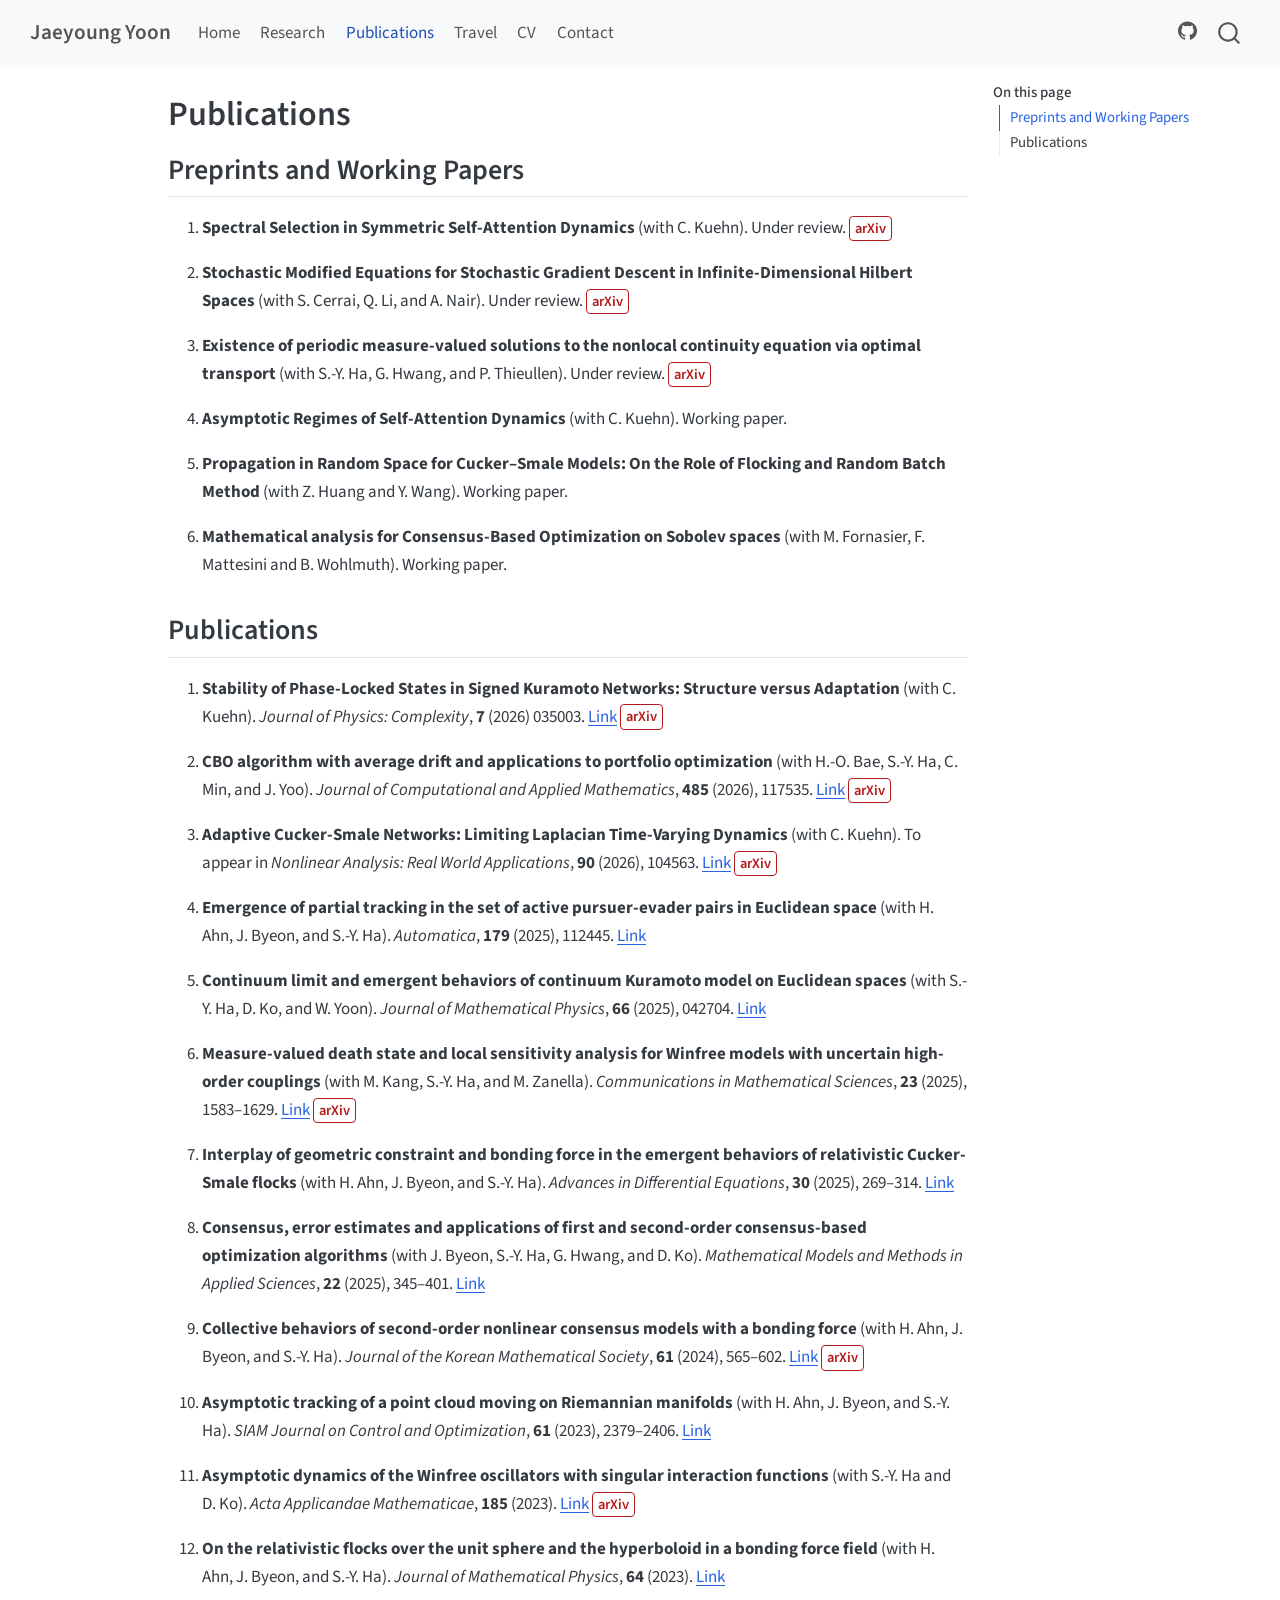
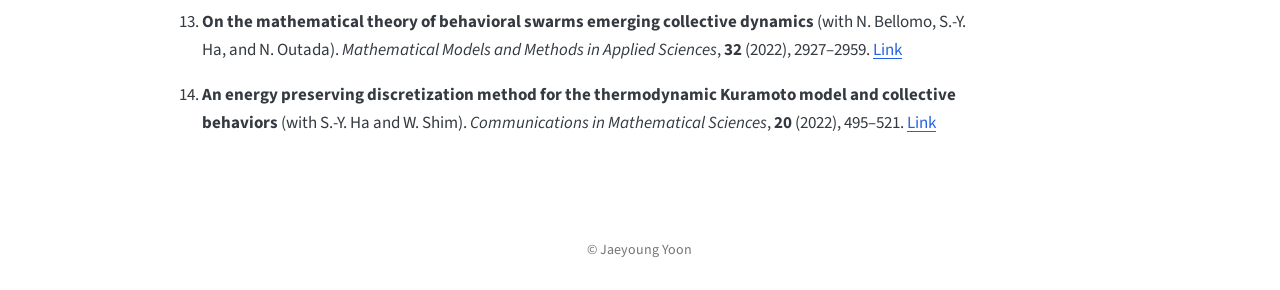
<file: docs/publications.html>
<!DOCTYPE html>
<html xmlns="http://www.w3.org/1999/xhtml" lang="en" xml:lang="en"><head>

<meta charset="utf-8">
<meta name="generator" content="quarto-1.9.38">

<meta name="viewport" content="width=device-width, initial-scale=1.0, user-scalable=yes">


<title>Publications – Jaeyoung Yoon</title>
<style>
/* Default styles provided by pandoc.
** See https://pandoc.org/MANUAL.html#variables-for-html for config info.
*/
code{white-space: pre-wrap;}
span.smallcaps{font-variant: small-caps;}
div.columns{display: flex; gap: min(4vw, 1.5em);}
div.column{flex: auto; overflow-x: auto;}
div.hanging-indent{margin-left: 1.5em; text-indent: -1.5em;}
ul.task-list{list-style: none;}
ul.task-list li input[type="checkbox"] {
  width: 0.8em;
  margin: 0 0.8em 0.2em -1em; /* quarto-specific, see https://github.com/quarto-dev/quarto-cli/issues/4556 */ 
  vertical-align: middle;
}
</style>


<script src="site_libs/quarto-nav/quarto-nav.js"></script>
<script src="site_libs/quarto-nav/headroom.min.js"></script>
<script src="site_libs/clipboard/clipboard.min.js"></script>
<script src="site_libs/quarto-search/autocomplete.umd.js"></script>
<script src="site_libs/quarto-search/fuse.min.js"></script>
<script src="site_libs/quarto-search/quarto-search.js"></script>
<meta name="quarto:offset" content="./">
<script src="site_libs/quarto-html/quarto.js" type="module"></script>
<script src="site_libs/quarto-html/tabsets/tabsets.js" type="module"></script>
<script src="site_libs/quarto-html/popper.min.js"></script>
<script src="site_libs/quarto-html/tippy.umd.min.js"></script>
<script src="site_libs/quarto-html/anchor.min.js"></script>
<link href="site_libs/quarto-html/tippy.css" rel="stylesheet">
<link href="site_libs/quarto-html/quarto-syntax-highlighting-15634bcf2e68342d4ad2dfa704d543f6.css" rel="stylesheet" id="quarto-text-highlighting-styles">
<script src="site_libs/bootstrap/bootstrap.min.js"></script>
<link href="site_libs/bootstrap/bootstrap-icons.css" rel="stylesheet">
<link href="site_libs/bootstrap/bootstrap-158031087360bce0ff56dc785ce39e06.min.css" rel="stylesheet" append-hash="true" id="quarto-bootstrap" data-mode="light">
<script id="quarto-search-options" type="application/json">{
  "location": "navbar",
  "copy-button": false,
  "collapse-after": 3,
  "panel-placement": "end",
  "type": "overlay",
  "limit": 50,
  "keyboard-shortcut": [
    "f",
    "/",
    "s"
  ],
  "show-item-context": false,
  "language": {
    "search-no-results-text": "No results",
    "search-matching-documents-text": "matching documents",
    "search-copy-link-title": "Copy link to search",
    "search-hide-matches-text": "Hide additional matches",
    "search-more-match-text": "more match in this document",
    "search-more-matches-text": "more matches in this document",
    "search-clear-button-title": "Clear",
    "search-text-placeholder": "",
    "search-detached-cancel-button-title": "Cancel",
    "search-submit-button-title": "Submit",
    "search-label": "Search"
  }
}</script>


<link rel="stylesheet" href="styles.css">
</head>

<body class="nav-fixed quarto-light">

<div id="quarto-search-results"></div>
  <header id="quarto-header" class="headroom fixed-top">
    <nav class="navbar navbar-expand-lg " data-bs-theme="dark">
      <div class="navbar-container container-fluid">
      <div class="navbar-brand-container mx-auto">
    <a class="navbar-brand" href="./index.html">
    <span class="navbar-title">Jaeyoung Yoon</span>
    </a>
  </div>
            <div id="quarto-search" class="" title="Search"></div>
          <button class="navbar-toggler" type="button" data-bs-toggle="collapse" data-bs-target="#navbarCollapse" aria-controls="navbarCollapse" role="menu" aria-expanded="false" aria-label="Toggle navigation" onclick="if (window.quartoToggleHeadroom) { window.quartoToggleHeadroom(); }">
  <span class="navbar-toggler-icon"></span>
</button>
          <div class="collapse navbar-collapse" id="navbarCollapse">
            <ul class="navbar-nav navbar-nav-scroll me-auto">
  <li class="nav-item">
    <a class="nav-link" href="./index.html"> 
<span class="menu-text">Home</span></a>
  </li>  
  <li class="nav-item">
    <a class="nav-link" href="./research.html"> 
<span class="menu-text">Research</span></a>
  </li>  
  <li class="nav-item">
    <a class="nav-link active" href="./publications.html" aria-current="page"> 
<span class="menu-text">Publications</span></a>
  </li>  
  <li class="nav-item">
    <a class="nav-link" href="./travel.html"> 
<span class="menu-text">Travel</span></a>
  </li>  
  <li class="nav-item">
    <a class="nav-link" href="./cv.html"> 
<span class="menu-text">CV</span></a>
  </li>  
  <li class="nav-item">
    <a class="nav-link" href="./contact.html"> 
<span class="menu-text">Contact</span></a>
  </li>  
</ul>
            <ul class="navbar-nav navbar-nav-scroll ms-auto">
  <li class="nav-item compact">
    <a class="nav-link" href="https://github.com/wodud1516"> <i class="bi bi-github" role="img">
</i> 
<span class="menu-text"></span></a>
  </li>  
</ul>
          </div> <!-- /navcollapse -->
            <div class="quarto-navbar-tools">
</div>
      </div> <!-- /container-fluid -->
    </nav>
</header>
<!-- content -->
<div id="quarto-content" class="quarto-container page-columns page-rows-contents page-layout-article page-navbar">
<!-- sidebar -->
<!-- margin-sidebar -->
    <div id="quarto-margin-sidebar" class="sidebar margin-sidebar">
        <nav id="TOC" role="doc-toc" class="toc-active">
    <h2 id="toc-title">On this page</h2>
   
  <ul>
  <li><a href="#preprints-and-working-papers" id="toc-preprints-and-working-papers" class="nav-link active" data-scroll-target="#preprints-and-working-papers">Preprints and Working Papers</a></li>
  <li><a href="#publications" id="toc-publications" class="nav-link" data-scroll-target="#publications">Publications</a></li>
  </ul>
</nav>
    </div>
<!-- main -->
<main class="content" id="quarto-document-content">

<header id="title-block-header" class="quarto-title-block default">
<div class="quarto-title">
<h1 class="title">Publications</h1>
</div>



<div class="quarto-title-meta">

    
  
    
  </div>
  


</header>


<section id="preprints-and-working-papers" class="level2">
<h2 class="anchored" data-anchor-id="preprints-and-working-papers">Preprints and Working Papers</h2>
<ol type="1">
<li><p><strong>Spectral Selection in Symmetric Self-Attention Dynamics</strong> (with C. Kuehn). Under review. <a href="https://arxiv.org/abs/2604.26085" class="arxiv-link">arXiv</a></p></li>
<li><p><strong>Stochastic Modified Equations for Stochastic Gradient Descent in Infinite-Dimensional Hilbert Spaces</strong> (with S. Cerrai, Q. Li, and A. Nair). Under review. <a href="https://arxiv.org/abs/2604.10860" class="arxiv-link">arXiv</a></p></li>
<li><p><strong>Existence of periodic measure-valued solutions to the nonlocal continuity equation via optimal transport</strong> (with S.-Y. Ha, G. Hwang, and P. Thieullen). Under review. <a href="https://arxiv.org/abs/2602.19692" class="arxiv-link">arXiv</a></p></li>
<li><p><strong>Asymptotic Regimes of Self-Attention Dynamics</strong> (with C. Kuehn). Working paper.</p></li>
<li><p><strong>Propagation in Random Space for Cucker–Smale Models: On the Role of Flocking and Random Batch Method</strong> (with Z. Huang and Y. Wang). Working paper.</p></li>
<li><p><strong>Mathematical analysis for Consensus-Based Optimization on Sobolev spaces</strong> (with M. Fornasier, F. Mattesini and B. Wohlmuth). Working paper.</p></li>
</ol>
</section>
<section id="publications" class="level2">
<h2 class="anchored" data-anchor-id="publications">Publications</h2>
<ol type="1">
<li><p><strong>Stability of Phase-Locked States in Signed Kuramoto Networks: Structure versus Adaptation</strong> (with C. Kuehn). <em>Journal of Physics: Complexity</em>, <strong>7</strong> (2026) 035003. <a href="https://doi.org/10.1088/2632-072X/ae85a0">Link</a> <a href="https://arxiv.org/abs/2602.11981" class="arxiv-link">arXiv</a></p></li>
<li><p><strong>CBO algorithm with average drift and applications to portfolio optimization</strong> (with H.-O. Bae, S.-Y. Ha, C. Min, and J. Yoo). <em>Journal of Computational and Applied Mathematics</em>, <strong>485</strong> (2026), 117535. <a href="https://doi.org/10.1016/j.cam.2026.117535">Link</a> <a href="https://doi.org/10.48550/arXiv.2602.19204" class="arxiv-link">arXiv</a></p></li>
<li><p><strong>Adaptive Cucker-Smale Networks: Limiting Laplacian Time-Varying Dynamics</strong> (with C. Kuehn). To appear in <em>Nonlinear Analysis: Real World Applications</em>, <strong>90</strong> (2026), 104563. <a href="https://doi.org/10.1016/j.nonrwa.2025.104563">Link</a> <a href="https://doi.org/10.48550/arXiv.2506.06131" class="arxiv-link">arXiv</a></p></li>
<li><p><strong>Emergence of partial tracking in the set of active pursuer-evader pairs in Euclidean space</strong> (with H. Ahn, J. Byeon, and S.-Y. Ha). <em>Automatica</em>, <strong>179</strong> (2025), 112445. <a href="https://doi.org/10.1016/j.automatica.2025.112445">Link</a></p></li>
<li><p><strong>Continuum limit and emergent behaviors of continuum Kuramoto model on Euclidean spaces</strong> (with S.-Y. Ha, D. Ko, and W. Yoon). <em>Journal of Mathematical Physics</em>, <strong>66</strong> (2025), 042704. <a href="https://doi.org/10.1063/5.0256174">Link</a></p></li>
<li><p><strong>Measure-valued death state and local sensitivity analysis for Winfree models with uncertain high-order couplings</strong> (with M. Kang, S.-Y. Ha, and M. Zanella). <em>Communications in Mathematical Sciences</em>, <strong>23</strong> (2025), 1583–1629. <a href="https://dx.doi.org/10.4310/CMS.250607104645">Link</a> <a href="https://doi.org/10.4310/CMS.250607104645" class="arxiv-link">arXiv</a></p></li>
<li><p><strong>Interplay of geometric constraint and bonding force in the emergent behaviors of relativistic Cucker-Smale flocks</strong> (with H. Ahn, J. Byeon, and S.-Y. Ha). <em>Advances in Differential Equations</em>, <strong>30</strong> (2025), 269–314. <a href="https://dx.doi.org/10.57262/ade030-0506-269">Link</a></p></li>
<li><p><strong>Consensus, error estimates and applications of first and second-order consensus-based optimization algorithms</strong> (with J. Byeon, S.-Y. Ha, G. Hwang, and D. Ko). <em>Mathematical Models and Methods in Applied Sciences</em>, <strong>22</strong> (2025), 345–401. <a href="https://doi.org/10.1142/S0218202525400032">Link</a></p></li>
<li><p><strong>Collective behaviors of second-order nonlinear consensus models with a bonding force</strong> (with H. Ahn, J. Byeon, and S.-Y. Ha). <em>Journal of the Korean Mathematical Society</em>, <strong>61</strong> (2024), 565–602. <a href="https://doi.org/10.4134/JKMS.j230443">Link</a> <a href="https://doi.org/10.48550/arXiv.2112.14875" class="arxiv-link">arXiv</a></p></li>
<li><p><strong>Asymptotic tracking of a point cloud moving on Riemannian manifolds</strong> (with H. Ahn, J. Byeon, and S.-Y. Ha). <em>SIAM Journal on Control and Optimization</em>, <strong>61</strong> (2023), 2379–2406. <a href="https://doi.org/10.1137/22M1523078">Link</a></p></li>
<li><p><strong>Asymptotic dynamics of the Winfree oscillators with singular interaction functions</strong> (with S.-Y. Ha and D. Ko). <em>Acta Applicandae Mathematicae</em>, <strong>185</strong> (2023). <a href="https://doi.org/10.1007/s10440-023-00571-9">Link</a> <a href="https://doi.org/10.48550/arXiv.2302.03179" class="arxiv-link">arXiv</a></p></li>
<li><p><strong>On the relativistic flocks over the unit sphere and the hyperboloid in a bonding force field</strong> (with H. Ahn, J. Byeon, and S.-Y. Ha). <em>Journal of Mathematical Physics</em>, <strong>64</strong> (2023). <a href="https://doi.org/10.1063/5.0108837">Link</a></p></li>
<li><p><strong>On the mathematical theory of behavioral swarms emerging collective dynamics</strong> (with N. Bellomo, S.-Y. Ha, and N. Outada). <em>Mathematical Models and Methods in Applied Sciences</em>, <strong>32</strong> (2022), 2927–2959. <a href="https://dx.doi.org/10.1142/S0218202522500683">Link</a></p></li>
<li><p><strong>An energy preserving discretization method for the thermodynamic Kuramoto model and collective behaviors</strong> (with S.-Y. Ha and W. Shim). <em>Communications in Mathematical Sciences</em>, <strong>20</strong> (2022), 495–521. <a href="https://dx.doi.org/10.4310/CMS.2022.v20.n2.a9">Link</a></p></li>
</ol>


</section>

</main> <!-- /main -->
<script id="quarto-html-after-body" type="application/javascript">
  window.document.addEventListener("DOMContentLoaded", function (event) {
    const icon = "";
    const anchorJS = new window.AnchorJS();
    anchorJS.options = {
      placement: 'right',
      icon: icon
    };
    anchorJS.add('.anchored');
    const isCodeAnnotation = (el) => {
      for (const clz of el.classList) {
        if (clz.startsWith('code-annotation-')) {                     
          return true;
        }
      }
      return false;
    }
    const onCopySuccess = function(e) {
      // button target
      const button = e.trigger;
      // don't keep focus
      button.blur();
      // flash "checked"
      button.classList.add('code-copy-button-checked');
      var currentTitle = button.getAttribute("title");
      button.setAttribute("title", "Copied!");
      let tooltip;
      if (window.bootstrap) {
        button.setAttribute("data-bs-toggle", "tooltip");
        button.setAttribute("data-bs-placement", "left");
        button.setAttribute("data-bs-title", "Copied!");
        tooltip = new bootstrap.Tooltip(button, 
          { trigger: "manual", 
            customClass: "code-copy-button-tooltip",
            offset: [0, -8]});
        tooltip.show();    
      }
      setTimeout(function() {
        if (tooltip) {
          tooltip.hide();
          button.removeAttribute("data-bs-title");
          button.removeAttribute("data-bs-toggle");
          button.removeAttribute("data-bs-placement");
        }
        button.setAttribute("title", currentTitle);
        button.classList.remove('code-copy-button-checked');
      }, 1000);
      // clear code selection
      e.clearSelection();
    }
    const getTextToCopy = function(trigger) {
      const outerScaffold = trigger.parentElement.cloneNode(true);
      const codeEl = outerScaffold.querySelector('code');
      for (const childEl of codeEl.children) {
        if (isCodeAnnotation(childEl)) {
          childEl.remove();
        }
      }
      return codeEl.innerText;
    }
    const clipboard = new window.ClipboardJS('.code-copy-button:not([data-in-quarto-modal])', {
      text: getTextToCopy
    });
    clipboard.on('success', onCopySuccess);
    if (window.document.getElementById('quarto-embedded-source-code-modal')) {
      const clipboardModal = new window.ClipboardJS('.code-copy-button[data-in-quarto-modal]', {
        text: getTextToCopy,
        container: window.document.getElementById('quarto-embedded-source-code-modal')
      });
      clipboardModal.on('success', onCopySuccess);
    }
      var localhostRegex = new RegExp(/^(?:http|https):\/\/localhost\:?[0-9]*\//);
      var mailtoRegex = new RegExp(/^mailto:/);
        var filterRegex = new RegExp('/' + window.location.host + '/');
      var isInternal = (href) => {
          return filterRegex.test(href) || localhostRegex.test(href) || mailtoRegex.test(href);
      }
      // Inspect non-navigation links and adorn them if external
     var links = window.document.querySelectorAll('a[href]:not(.nav-link):not(.navbar-brand):not(.toc-action):not(.sidebar-link):not(.sidebar-item-toggle):not(.pagination-link):not(.no-external):not([aria-hidden]):not(.dropdown-item):not(.quarto-navigation-tool):not(.about-link)');
      for (var i=0; i<links.length; i++) {
        const link = links[i];
        if (!isInternal(link.href)) {
          // undo the damage that might have been done by quarto-nav.js in the case of
          // links that we want to consider external
          if (link.dataset.originalHref !== undefined) {
            link.href = link.dataset.originalHref;
          }
        }
      }
    function tippyHover(el, contentFn, onTriggerFn, onUntriggerFn) {
      const config = {
        allowHTML: true,
        maxWidth: 500,
        delay: 100,
        arrow: false,
        appendTo: function(el) {
            return el.parentElement;
        },
        interactive: true,
        interactiveBorder: 10,
        theme: 'quarto',
        placement: 'bottom-start',
      };
      if (contentFn) {
        config.content = contentFn;
      }
      if (onTriggerFn) {
        config.onTrigger = onTriggerFn;
      }
      if (onUntriggerFn) {
        config.onUntrigger = onUntriggerFn;
      }
      window.tippy(el, config); 
    }
    const noterefs = window.document.querySelectorAll('a[role="doc-noteref"]');
    for (var i=0; i<noterefs.length; i++) {
      const ref = noterefs[i];
      tippyHover(ref, function() {
        // use id or data attribute instead here
        let href = ref.getAttribute('data-footnote-href') || ref.getAttribute('href');
        try { href = new URL(href).hash; } catch {}
        const id = href.replace(/^#\/?/, "");
        const note = window.document.getElementById(id);
        if (note) {
          return note.innerHTML;
        } else {
          return "";
        }
      });
    }
    const xrefs = window.document.querySelectorAll('a.quarto-xref');
    const processXRef = (id, note) => {
      // Strip column container classes
      const stripColumnClz = (el) => {
        el.classList.remove("page-full", "page-columns");
        if (el.children) {
          for (const child of el.children) {
            stripColumnClz(child);
          }
        }
      }
      stripColumnClz(note)
      if (id === null || id.startsWith('sec-')) {
        // Special case sections, only their first couple elements
        const container = document.createElement("div");
        if (note.children && note.children.length > 2) {
          container.appendChild(note.children[0].cloneNode(true));
          for (let i = 1; i < note.children.length; i++) {
            const child = note.children[i];
            if (child.tagName === "P" && child.innerText === "") {
              continue;
            } else {
              container.appendChild(child.cloneNode(true));
              break;
            }
          }
          if (window.Quarto?.typesetMath) {
            window.Quarto.typesetMath(container);
          }
          return container.innerHTML
        } else {
          if (window.Quarto?.typesetMath) {
            window.Quarto.typesetMath(note);
          }
          return note.innerHTML;
        }
      } else {
        // Remove any anchor links if they are present
        const anchorLink = note.querySelector('a.anchorjs-link');
        if (anchorLink) {
          anchorLink.remove();
        }
        if (window.Quarto?.typesetMath) {
          window.Quarto.typesetMath(note);
        }
        if (note.classList.contains("callout")) {
          return note.outerHTML;
        } else {
          return note.innerHTML;
        }
      }
    }
    for (var i=0; i<xrefs.length; i++) {
      const xref = xrefs[i];
      tippyHover(xref, undefined, function(instance) {
        instance.disable();
        let url = xref.getAttribute('href');
        let hash = undefined; 
        if (url.startsWith('#')) {
          hash = url;
        } else {
          try { hash = new URL(url).hash; } catch {}
        }
        if (hash) {
          const id = hash.replace(/^#\/?/, "");
          const note = window.document.getElementById(id);
          if (note !== null) {
            try {
              const html = processXRef(id, note.cloneNode(true));
              instance.setContent(html);
            } finally {
              instance.enable();
              instance.show();
            }
          } else {
            // See if we can fetch this
            fetch(url.split('#')[0])
            .then(res => res.text())
            .then(html => {
              const parser = new DOMParser();
              const htmlDoc = parser.parseFromString(html, "text/html");
              const note = htmlDoc.getElementById(id);
              if (note !== null) {
                const html = processXRef(id, note);
                instance.setContent(html);
              } 
            }).finally(() => {
              instance.enable();
              instance.show();
            });
          }
        } else {
          // See if we can fetch a full url (with no hash to target)
          // This is a special case and we should probably do some content thinning / targeting
          fetch(url)
          .then(res => res.text())
          .then(html => {
            const parser = new DOMParser();
            const htmlDoc = parser.parseFromString(html, "text/html");
            const note = htmlDoc.querySelector('main.content');
            if (note !== null) {
              // This should only happen for chapter cross references
              // (since there is no id in the URL)
              // remove the first header
              if (note.children.length > 0 && note.children[0].tagName === "HEADER") {
                note.children[0].remove();
              }
              const html = processXRef(null, note);
              instance.setContent(html);
            } 
          }).finally(() => {
            instance.enable();
            instance.show();
          });
        }
      }, function(instance) {
      });
    }
        let selectedAnnoteEl;
        const selectorForAnnotation = ( cell, annotation) => {
          let cellAttr = 'data-code-cell="' + cell + '"';
          let lineAttr = 'data-code-annotation="' +  annotation + '"';
          const selector = 'span[' + cellAttr + '][' + lineAttr + ']';
          return selector;
        }
        const selectCodeLines = (annoteEl) => {
          const doc = window.document;
          const targetCell = annoteEl.getAttribute("data-target-cell");
          const targetAnnotation = annoteEl.getAttribute("data-target-annotation");
          const annoteSpan = window.document.querySelector(selectorForAnnotation(targetCell, targetAnnotation));
          const lines = annoteSpan.getAttribute("data-code-lines").split(",");
          const lineIds = lines.map((line) => {
            return targetCell + "-" + line;
          })
          let top = null;
          let height = null;
          let parent = null;
          if (lineIds.length > 0) {
              //compute the position of the single el (top and bottom and make a div)
              const el = window.document.getElementById(lineIds[0]);
              top = el.offsetTop;
              height = el.offsetHeight;
              parent = el.parentElement.parentElement;
            if (lineIds.length > 1) {
              const lastEl = window.document.getElementById(lineIds[lineIds.length - 1]);
              const bottom = lastEl.offsetTop + lastEl.offsetHeight;
              height = bottom - top;
            }
            if (top !== null && height !== null && parent !== null) {
              // cook up a div (if necessary) and position it 
              let div = window.document.getElementById("code-annotation-line-highlight");
              if (div === null) {
                div = window.document.createElement("div");
                div.setAttribute("id", "code-annotation-line-highlight");
                div.style.position = 'absolute';
                parent.appendChild(div);
              }
              div.style.top = top - 2 + "px";
              div.style.height = height + 4 + "px";
              div.style.left = 0;
              let gutterDiv = window.document.getElementById("code-annotation-line-highlight-gutter");
              if (gutterDiv === null) {
                gutterDiv = window.document.createElement("div");
                gutterDiv.setAttribute("id", "code-annotation-line-highlight-gutter");
                gutterDiv.style.position = 'absolute';
                const codeCell = window.document.getElementById(targetCell);
                const gutter = codeCell.querySelector('.code-annotation-gutter');
                gutter.appendChild(gutterDiv);
              }
              gutterDiv.style.top = top - 2 + "px";
              gutterDiv.style.height = height + 4 + "px";
            }
            selectedAnnoteEl = annoteEl;
          }
        };
        const unselectCodeLines = () => {
          const elementsIds = ["code-annotation-line-highlight", "code-annotation-line-highlight-gutter"];
          elementsIds.forEach((elId) => {
            const div = window.document.getElementById(elId);
            if (div) {
              div.remove();
            }
          });
          selectedAnnoteEl = undefined;
        };
          // Handle positioning of the toggle
      window.addEventListener(
        "resize",
        throttle(() => {
          elRect = undefined;
          if (selectedAnnoteEl) {
            selectCodeLines(selectedAnnoteEl);
          }
        }, 10)
      );
      function throttle(fn, ms) {
      let throttle = false;
      let timer;
        return (...args) => {
          if(!throttle) { // first call gets through
              fn.apply(this, args);
              throttle = true;
          } else { // all the others get throttled
              if(timer) clearTimeout(timer); // cancel #2
              timer = setTimeout(() => {
                fn.apply(this, args);
                timer = throttle = false;
              }, ms);
          }
        };
      }
        // Attach click handler to the DT
        const annoteDls = window.document.querySelectorAll('dt[data-target-cell]');
        for (const annoteDlNode of annoteDls) {
          annoteDlNode.addEventListener('click', (event) => {
            const clickedEl = event.target;
            if (clickedEl !== selectedAnnoteEl) {
              unselectCodeLines();
              const activeEl = window.document.querySelector('dt[data-target-cell].code-annotation-active');
              if (activeEl) {
                activeEl.classList.remove('code-annotation-active');
              }
              selectCodeLines(clickedEl);
              clickedEl.classList.add('code-annotation-active');
            } else {
              // Unselect the line
              unselectCodeLines();
              clickedEl.classList.remove('code-annotation-active');
            }
          });
        }
    const findCites = (el) => {
      const parentEl = el.parentElement;
      if (parentEl) {
        const cites = parentEl.dataset.cites;
        if (cites) {
          return {
            el,
            cites: cites.split(' ')
          };
        } else {
          return findCites(el.parentElement)
        }
      } else {
        return undefined;
      }
    };
    var bibliorefs = window.document.querySelectorAll('a[role="doc-biblioref"]');
    for (var i=0; i<bibliorefs.length; i++) {
      const ref = bibliorefs[i];
      const citeInfo = findCites(ref);
      if (citeInfo) {
        tippyHover(citeInfo.el, function() {
          var popup = window.document.createElement('div');
          citeInfo.cites.forEach(function(cite) {
            var citeDiv = window.document.createElement('div');
            citeDiv.classList.add('hanging-indent');
            citeDiv.classList.add('csl-entry');
            var biblioDiv = window.document.getElementById('ref-' + cite);
            if (biblioDiv) {
              citeDiv.innerHTML = biblioDiv.innerHTML;
            }
            popup.appendChild(citeDiv);
          });
          return popup.innerHTML;
        });
      }
    }
  });
  </script>
</div> <!-- /content -->
<footer class="footer">
  <div class="nav-footer">
    <div class="nav-footer-left">
      &nbsp;
    </div>   
    <div class="nav-footer-center">
<p>© Jaeyoung Yoon</p>
</div>
    <div class="nav-footer-right">
      &nbsp;
    </div>
  </div>
</footer>




</body></html>
</file>
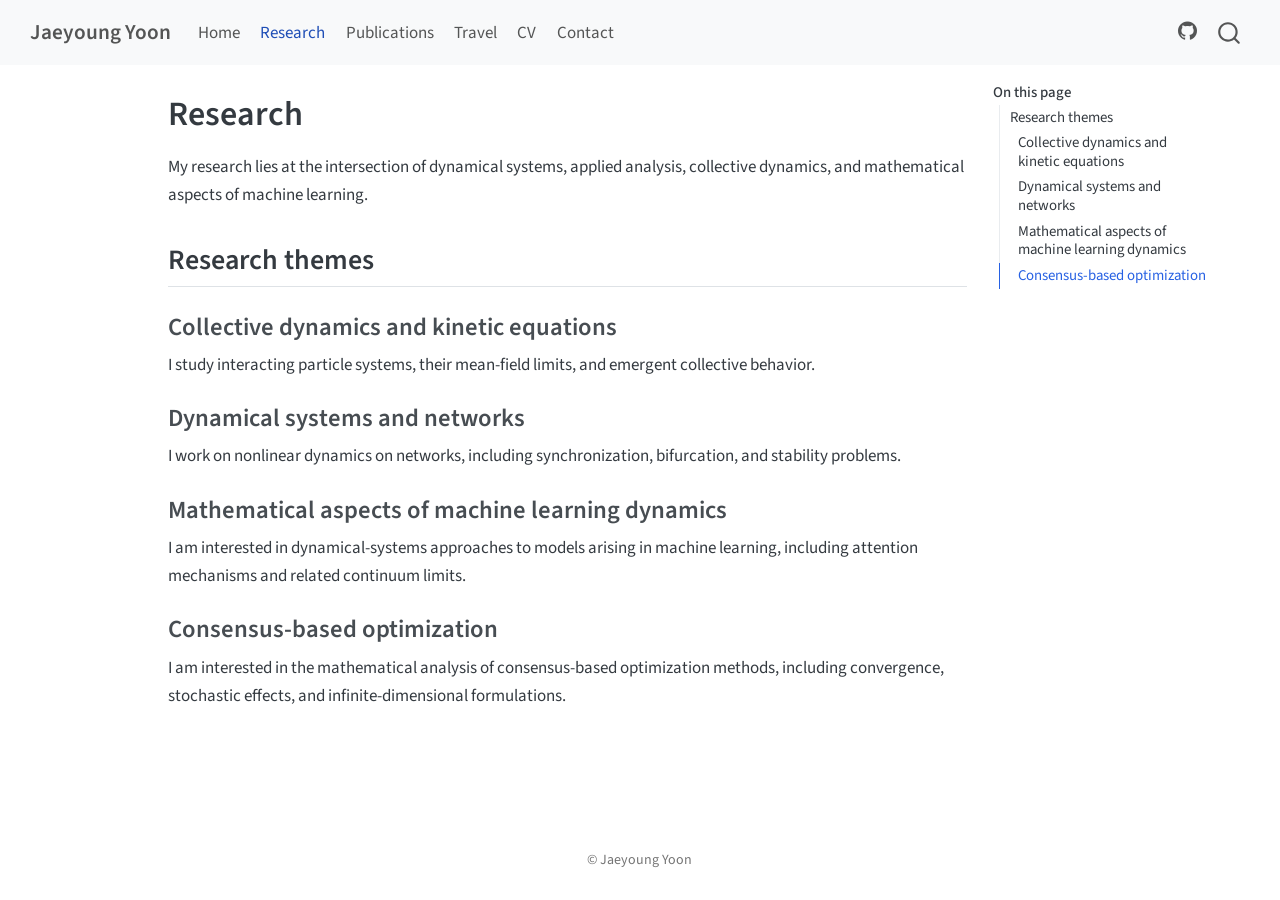
<file: docs/research.html>
<!DOCTYPE html>
<html xmlns="http://www.w3.org/1999/xhtml" lang="en" xml:lang="en"><head>

<meta charset="utf-8">
<meta name="generator" content="quarto-1.9.38">

<meta name="viewport" content="width=device-width, initial-scale=1.0, user-scalable=yes">


<title>Research – Jaeyoung Yoon</title>
<style>
/* Default styles provided by pandoc.
** See https://pandoc.org/MANUAL.html#variables-for-html for config info.
*/
code{white-space: pre-wrap;}
span.smallcaps{font-variant: small-caps;}
div.columns{display: flex; gap: min(4vw, 1.5em);}
div.column{flex: auto; overflow-x: auto;}
div.hanging-indent{margin-left: 1.5em; text-indent: -1.5em;}
ul.task-list{list-style: none;}
ul.task-list li input[type="checkbox"] {
  width: 0.8em;
  margin: 0 0.8em 0.2em -1em; /* quarto-specific, see https://github.com/quarto-dev/quarto-cli/issues/4556 */ 
  vertical-align: middle;
}
</style>


<script src="site_libs/quarto-nav/quarto-nav.js"></script>
<script src="site_libs/quarto-nav/headroom.min.js"></script>
<script src="site_libs/clipboard/clipboard.min.js"></script>
<script src="site_libs/quarto-search/autocomplete.umd.js"></script>
<script src="site_libs/quarto-search/fuse.min.js"></script>
<script src="site_libs/quarto-search/quarto-search.js"></script>
<meta name="quarto:offset" content="./">
<script src="site_libs/quarto-html/quarto.js" type="module"></script>
<script src="site_libs/quarto-html/tabsets/tabsets.js" type="module"></script>
<script src="site_libs/quarto-html/popper.min.js"></script>
<script src="site_libs/quarto-html/tippy.umd.min.js"></script>
<script src="site_libs/quarto-html/anchor.min.js"></script>
<link href="site_libs/quarto-html/tippy.css" rel="stylesheet">
<link href="site_libs/quarto-html/quarto-syntax-highlighting-15634bcf2e68342d4ad2dfa704d543f6.css" rel="stylesheet" id="quarto-text-highlighting-styles">
<script src="site_libs/bootstrap/bootstrap.min.js"></script>
<link href="site_libs/bootstrap/bootstrap-icons.css" rel="stylesheet">
<link href="site_libs/bootstrap/bootstrap-158031087360bce0ff56dc785ce39e06.min.css" rel="stylesheet" append-hash="true" id="quarto-bootstrap" data-mode="light">
<script id="quarto-search-options" type="application/json">{
  "location": "navbar",
  "copy-button": false,
  "collapse-after": 3,
  "panel-placement": "end",
  "type": "overlay",
  "limit": 50,
  "keyboard-shortcut": [
    "f",
    "/",
    "s"
  ],
  "show-item-context": false,
  "language": {
    "search-no-results-text": "No results",
    "search-matching-documents-text": "matching documents",
    "search-copy-link-title": "Copy link to search",
    "search-hide-matches-text": "Hide additional matches",
    "search-more-match-text": "more match in this document",
    "search-more-matches-text": "more matches in this document",
    "search-clear-button-title": "Clear",
    "search-text-placeholder": "",
    "search-detached-cancel-button-title": "Cancel",
    "search-submit-button-title": "Submit",
    "search-label": "Search"
  }
}</script>


<link rel="stylesheet" href="styles.css">
</head>

<body class="nav-fixed quarto-light">

<div id="quarto-search-results"></div>
  <header id="quarto-header" class="headroom fixed-top">
    <nav class="navbar navbar-expand-lg " data-bs-theme="dark">
      <div class="navbar-container container-fluid">
      <div class="navbar-brand-container mx-auto">
    <a class="navbar-brand" href="./index.html">
    <span class="navbar-title">Jaeyoung Yoon</span>
    </a>
  </div>
            <div id="quarto-search" class="" title="Search"></div>
          <button class="navbar-toggler" type="button" data-bs-toggle="collapse" data-bs-target="#navbarCollapse" aria-controls="navbarCollapse" role="menu" aria-expanded="false" aria-label="Toggle navigation" onclick="if (window.quartoToggleHeadroom) { window.quartoToggleHeadroom(); }">
  <span class="navbar-toggler-icon"></span>
</button>
          <div class="collapse navbar-collapse" id="navbarCollapse">
            <ul class="navbar-nav navbar-nav-scroll me-auto">
  <li class="nav-item">
    <a class="nav-link" href="./index.html"> 
<span class="menu-text">Home</span></a>
  </li>  
  <li class="nav-item">
    <a class="nav-link active" href="./research.html" aria-current="page"> 
<span class="menu-text">Research</span></a>
  </li>  
  <li class="nav-item">
    <a class="nav-link" href="./publications.html"> 
<span class="menu-text">Publications</span></a>
  </li>  
  <li class="nav-item">
    <a class="nav-link" href="./travel.html"> 
<span class="menu-text">Travel</span></a>
  </li>  
  <li class="nav-item">
    <a class="nav-link" href="./cv.html"> 
<span class="menu-text">CV</span></a>
  </li>  
  <li class="nav-item">
    <a class="nav-link" href="./contact.html"> 
<span class="menu-text">Contact</span></a>
  </li>  
</ul>
            <ul class="navbar-nav navbar-nav-scroll ms-auto">
  <li class="nav-item compact">
    <a class="nav-link" href="https://github.com/wodud1516"> <i class="bi bi-github" role="img">
</i> 
<span class="menu-text"></span></a>
  </li>  
</ul>
          </div> <!-- /navcollapse -->
            <div class="quarto-navbar-tools">
</div>
      </div> <!-- /container-fluid -->
    </nav>
</header>
<!-- content -->
<div id="quarto-content" class="quarto-container page-columns page-rows-contents page-layout-article page-navbar">
<!-- sidebar -->
<!-- margin-sidebar -->
    <div id="quarto-margin-sidebar" class="sidebar margin-sidebar">
        <nav id="TOC" role="doc-toc" class="toc-active">
    <h2 id="toc-title">On this page</h2>
   
  <ul>
  <li><a href="#research-themes" id="toc-research-themes" class="nav-link active" data-scroll-target="#research-themes">Research themes</a>
  <ul class="collapse">
  <li><a href="#collective-dynamics-and-kinetic-equations" id="toc-collective-dynamics-and-kinetic-equations" class="nav-link" data-scroll-target="#collective-dynamics-and-kinetic-equations">Collective dynamics and kinetic equations</a></li>
  <li><a href="#dynamical-systems-and-networks" id="toc-dynamical-systems-and-networks" class="nav-link" data-scroll-target="#dynamical-systems-and-networks">Dynamical systems and networks</a></li>
  <li><a href="#mathematical-aspects-of-machine-learning-dynamics" id="toc-mathematical-aspects-of-machine-learning-dynamics" class="nav-link" data-scroll-target="#mathematical-aspects-of-machine-learning-dynamics">Mathematical aspects of machine learning dynamics</a></li>
  <li><a href="#consensus-based-optimization" id="toc-consensus-based-optimization" class="nav-link" data-scroll-target="#consensus-based-optimization">Consensus-based optimization</a></li>
  </ul></li>
  </ul>
</nav>
    </div>
<!-- main -->
<main class="content" id="quarto-document-content">

<header id="title-block-header" class="quarto-title-block default">
<div class="quarto-title">
<h1 class="title">Research</h1>
</div>



<div class="quarto-title-meta">

    
  
    
  </div>
  


</header>


<p>My research lies at the intersection of dynamical systems, applied analysis, collective dynamics, and mathematical aspects of machine learning.</p>
<section id="research-themes" class="level2">
<h2 class="anchored" data-anchor-id="research-themes">Research themes</h2>
<section id="collective-dynamics-and-kinetic-equations" class="level3">
<h3 class="anchored" data-anchor-id="collective-dynamics-and-kinetic-equations">Collective dynamics and kinetic equations</h3>
<p>I study interacting particle systems, their mean-field limits, and emergent collective behavior.</p>
</section>
<section id="dynamical-systems-and-networks" class="level3">
<h3 class="anchored" data-anchor-id="dynamical-systems-and-networks">Dynamical systems and networks</h3>
<p>I work on nonlinear dynamics on networks, including synchronization, bifurcation, and stability problems.</p>
</section>
<section id="mathematical-aspects-of-machine-learning-dynamics" class="level3">
<h3 class="anchored" data-anchor-id="mathematical-aspects-of-machine-learning-dynamics">Mathematical aspects of machine learning dynamics</h3>
<p>I am interested in dynamical-systems approaches to models arising in machine learning, including attention mechanisms and related continuum limits.</p>
</section>
<section id="consensus-based-optimization" class="level3">
<h3 class="anchored" data-anchor-id="consensus-based-optimization">Consensus-based optimization</h3>
<p>I am interested in the mathematical analysis of consensus-based optimization methods, including convergence, stochastic effects, and infinite-dimensional formulations.</p>


</section>
</section>

</main> <!-- /main -->
<script id="quarto-html-after-body" type="application/javascript">
  window.document.addEventListener("DOMContentLoaded", function (event) {
    const icon = "";
    const anchorJS = new window.AnchorJS();
    anchorJS.options = {
      placement: 'right',
      icon: icon
    };
    anchorJS.add('.anchored');
    const isCodeAnnotation = (el) => {
      for (const clz of el.classList) {
        if (clz.startsWith('code-annotation-')) {                     
          return true;
        }
      }
      return false;
    }
    const onCopySuccess = function(e) {
      // button target
      const button = e.trigger;
      // don't keep focus
      button.blur();
      // flash "checked"
      button.classList.add('code-copy-button-checked');
      var currentTitle = button.getAttribute("title");
      button.setAttribute("title", "Copied!");
      let tooltip;
      if (window.bootstrap) {
        button.setAttribute("data-bs-toggle", "tooltip");
        button.setAttribute("data-bs-placement", "left");
        button.setAttribute("data-bs-title", "Copied!");
        tooltip = new bootstrap.Tooltip(button, 
          { trigger: "manual", 
            customClass: "code-copy-button-tooltip",
            offset: [0, -8]});
        tooltip.show();    
      }
      setTimeout(function() {
        if (tooltip) {
          tooltip.hide();
          button.removeAttribute("data-bs-title");
          button.removeAttribute("data-bs-toggle");
          button.removeAttribute("data-bs-placement");
        }
        button.setAttribute("title", currentTitle);
        button.classList.remove('code-copy-button-checked');
      }, 1000);
      // clear code selection
      e.clearSelection();
    }
    const getTextToCopy = function(trigger) {
      const outerScaffold = trigger.parentElement.cloneNode(true);
      const codeEl = outerScaffold.querySelector('code');
      for (const childEl of codeEl.children) {
        if (isCodeAnnotation(childEl)) {
          childEl.remove();
        }
      }
      return codeEl.innerText;
    }
    const clipboard = new window.ClipboardJS('.code-copy-button:not([data-in-quarto-modal])', {
      text: getTextToCopy
    });
    clipboard.on('success', onCopySuccess);
    if (window.document.getElementById('quarto-embedded-source-code-modal')) {
      const clipboardModal = new window.ClipboardJS('.code-copy-button[data-in-quarto-modal]', {
        text: getTextToCopy,
        container: window.document.getElementById('quarto-embedded-source-code-modal')
      });
      clipboardModal.on('success', onCopySuccess);
    }
      var localhostRegex = new RegExp(/^(?:http|https):\/\/localhost\:?[0-9]*\//);
      var mailtoRegex = new RegExp(/^mailto:/);
        var filterRegex = new RegExp('/' + window.location.host + '/');
      var isInternal = (href) => {
          return filterRegex.test(href) || localhostRegex.test(href) || mailtoRegex.test(href);
      }
      // Inspect non-navigation links and adorn them if external
     var links = window.document.querySelectorAll('a[href]:not(.nav-link):not(.navbar-brand):not(.toc-action):not(.sidebar-link):not(.sidebar-item-toggle):not(.pagination-link):not(.no-external):not([aria-hidden]):not(.dropdown-item):not(.quarto-navigation-tool):not(.about-link)');
      for (var i=0; i<links.length; i++) {
        const link = links[i];
        if (!isInternal(link.href)) {
          // undo the damage that might have been done by quarto-nav.js in the case of
          // links that we want to consider external
          if (link.dataset.originalHref !== undefined) {
            link.href = link.dataset.originalHref;
          }
        }
      }
    function tippyHover(el, contentFn, onTriggerFn, onUntriggerFn) {
      const config = {
        allowHTML: true,
        maxWidth: 500,
        delay: 100,
        arrow: false,
        appendTo: function(el) {
            return el.parentElement;
        },
        interactive: true,
        interactiveBorder: 10,
        theme: 'quarto',
        placement: 'bottom-start',
      };
      if (contentFn) {
        config.content = contentFn;
      }
      if (onTriggerFn) {
        config.onTrigger = onTriggerFn;
      }
      if (onUntriggerFn) {
        config.onUntrigger = onUntriggerFn;
      }
      window.tippy(el, config); 
    }
    const noterefs = window.document.querySelectorAll('a[role="doc-noteref"]');
    for (var i=0; i<noterefs.length; i++) {
      const ref = noterefs[i];
      tippyHover(ref, function() {
        // use id or data attribute instead here
        let href = ref.getAttribute('data-footnote-href') || ref.getAttribute('href');
        try { href = new URL(href).hash; } catch {}
        const id = href.replace(/^#\/?/, "");
        const note = window.document.getElementById(id);
        if (note) {
          return note.innerHTML;
        } else {
          return "";
        }
      });
    }
    const xrefs = window.document.querySelectorAll('a.quarto-xref');
    const processXRef = (id, note) => {
      // Strip column container classes
      const stripColumnClz = (el) => {
        el.classList.remove("page-full", "page-columns");
        if (el.children) {
          for (const child of el.children) {
            stripColumnClz(child);
          }
        }
      }
      stripColumnClz(note)
      if (id === null || id.startsWith('sec-')) {
        // Special case sections, only their first couple elements
        const container = document.createElement("div");
        if (note.children && note.children.length > 2) {
          container.appendChild(note.children[0].cloneNode(true));
          for (let i = 1; i < note.children.length; i++) {
            const child = note.children[i];
            if (child.tagName === "P" && child.innerText === "") {
              continue;
            } else {
              container.appendChild(child.cloneNode(true));
              break;
            }
          }
          if (window.Quarto?.typesetMath) {
            window.Quarto.typesetMath(container);
          }
          return container.innerHTML
        } else {
          if (window.Quarto?.typesetMath) {
            window.Quarto.typesetMath(note);
          }
          return note.innerHTML;
        }
      } else {
        // Remove any anchor links if they are present
        const anchorLink = note.querySelector('a.anchorjs-link');
        if (anchorLink) {
          anchorLink.remove();
        }
        if (window.Quarto?.typesetMath) {
          window.Quarto.typesetMath(note);
        }
        if (note.classList.contains("callout")) {
          return note.outerHTML;
        } else {
          return note.innerHTML;
        }
      }
    }
    for (var i=0; i<xrefs.length; i++) {
      const xref = xrefs[i];
      tippyHover(xref, undefined, function(instance) {
        instance.disable();
        let url = xref.getAttribute('href');
        let hash = undefined; 
        if (url.startsWith('#')) {
          hash = url;
        } else {
          try { hash = new URL(url).hash; } catch {}
        }
        if (hash) {
          const id = hash.replace(/^#\/?/, "");
          const note = window.document.getElementById(id);
          if (note !== null) {
            try {
              const html = processXRef(id, note.cloneNode(true));
              instance.setContent(html);
            } finally {
              instance.enable();
              instance.show();
            }
          } else {
            // See if we can fetch this
            fetch(url.split('#')[0])
            .then(res => res.text())
            .then(html => {
              const parser = new DOMParser();
              const htmlDoc = parser.parseFromString(html, "text/html");
              const note = htmlDoc.getElementById(id);
              if (note !== null) {
                const html = processXRef(id, note);
                instance.setContent(html);
              } 
            }).finally(() => {
              instance.enable();
              instance.show();
            });
          }
        } else {
          // See if we can fetch a full url (with no hash to target)
          // This is a special case and we should probably do some content thinning / targeting
          fetch(url)
          .then(res => res.text())
          .then(html => {
            const parser = new DOMParser();
            const htmlDoc = parser.parseFromString(html, "text/html");
            const note = htmlDoc.querySelector('main.content');
            if (note !== null) {
              // This should only happen for chapter cross references
              // (since there is no id in the URL)
              // remove the first header
              if (note.children.length > 0 && note.children[0].tagName === "HEADER") {
                note.children[0].remove();
              }
              const html = processXRef(null, note);
              instance.setContent(html);
            } 
          }).finally(() => {
            instance.enable();
            instance.show();
          });
        }
      }, function(instance) {
      });
    }
        let selectedAnnoteEl;
        const selectorForAnnotation = ( cell, annotation) => {
          let cellAttr = 'data-code-cell="' + cell + '"';
          let lineAttr = 'data-code-annotation="' +  annotation + '"';
          const selector = 'span[' + cellAttr + '][' + lineAttr + ']';
          return selector;
        }
        const selectCodeLines = (annoteEl) => {
          const doc = window.document;
          const targetCell = annoteEl.getAttribute("data-target-cell");
          const targetAnnotation = annoteEl.getAttribute("data-target-annotation");
          const annoteSpan = window.document.querySelector(selectorForAnnotation(targetCell, targetAnnotation));
          const lines = annoteSpan.getAttribute("data-code-lines").split(",");
          const lineIds = lines.map((line) => {
            return targetCell + "-" + line;
          })
          let top = null;
          let height = null;
          let parent = null;
          if (lineIds.length > 0) {
              //compute the position of the single el (top and bottom and make a div)
              const el = window.document.getElementById(lineIds[0]);
              top = el.offsetTop;
              height = el.offsetHeight;
              parent = el.parentElement.parentElement;
            if (lineIds.length > 1) {
              const lastEl = window.document.getElementById(lineIds[lineIds.length - 1]);
              const bottom = lastEl.offsetTop + lastEl.offsetHeight;
              height = bottom - top;
            }
            if (top !== null && height !== null && parent !== null) {
              // cook up a div (if necessary) and position it 
              let div = window.document.getElementById("code-annotation-line-highlight");
              if (div === null) {
                div = window.document.createElement("div");
                div.setAttribute("id", "code-annotation-line-highlight");
                div.style.position = 'absolute';
                parent.appendChild(div);
              }
              div.style.top = top - 2 + "px";
              div.style.height = height + 4 + "px";
              div.style.left = 0;
              let gutterDiv = window.document.getElementById("code-annotation-line-highlight-gutter");
              if (gutterDiv === null) {
                gutterDiv = window.document.createElement("div");
                gutterDiv.setAttribute("id", "code-annotation-line-highlight-gutter");
                gutterDiv.style.position = 'absolute';
                const codeCell = window.document.getElementById(targetCell);
                const gutter = codeCell.querySelector('.code-annotation-gutter');
                gutter.appendChild(gutterDiv);
              }
              gutterDiv.style.top = top - 2 + "px";
              gutterDiv.style.height = height + 4 + "px";
            }
            selectedAnnoteEl = annoteEl;
          }
        };
        const unselectCodeLines = () => {
          const elementsIds = ["code-annotation-line-highlight", "code-annotation-line-highlight-gutter"];
          elementsIds.forEach((elId) => {
            const div = window.document.getElementById(elId);
            if (div) {
              div.remove();
            }
          });
          selectedAnnoteEl = undefined;
        };
          // Handle positioning of the toggle
      window.addEventListener(
        "resize",
        throttle(() => {
          elRect = undefined;
          if (selectedAnnoteEl) {
            selectCodeLines(selectedAnnoteEl);
          }
        }, 10)
      );
      function throttle(fn, ms) {
      let throttle = false;
      let timer;
        return (...args) => {
          if(!throttle) { // first call gets through
              fn.apply(this, args);
              throttle = true;
          } else { // all the others get throttled
              if(timer) clearTimeout(timer); // cancel #2
              timer = setTimeout(() => {
                fn.apply(this, args);
                timer = throttle = false;
              }, ms);
          }
        };
      }
        // Attach click handler to the DT
        const annoteDls = window.document.querySelectorAll('dt[data-target-cell]');
        for (const annoteDlNode of annoteDls) {
          annoteDlNode.addEventListener('click', (event) => {
            const clickedEl = event.target;
            if (clickedEl !== selectedAnnoteEl) {
              unselectCodeLines();
              const activeEl = window.document.querySelector('dt[data-target-cell].code-annotation-active');
              if (activeEl) {
                activeEl.classList.remove('code-annotation-active');
              }
              selectCodeLines(clickedEl);
              clickedEl.classList.add('code-annotation-active');
            } else {
              // Unselect the line
              unselectCodeLines();
              clickedEl.classList.remove('code-annotation-active');
            }
          });
        }
    const findCites = (el) => {
      const parentEl = el.parentElement;
      if (parentEl) {
        const cites = parentEl.dataset.cites;
        if (cites) {
          return {
            el,
            cites: cites.split(' ')
          };
        } else {
          return findCites(el.parentElement)
        }
      } else {
        return undefined;
      }
    };
    var bibliorefs = window.document.querySelectorAll('a[role="doc-biblioref"]');
    for (var i=0; i<bibliorefs.length; i++) {
      const ref = bibliorefs[i];
      const citeInfo = findCites(ref);
      if (citeInfo) {
        tippyHover(citeInfo.el, function() {
          var popup = window.document.createElement('div');
          citeInfo.cites.forEach(function(cite) {
            var citeDiv = window.document.createElement('div');
            citeDiv.classList.add('hanging-indent');
            citeDiv.classList.add('csl-entry');
            var biblioDiv = window.document.getElementById('ref-' + cite);
            if (biblioDiv) {
              citeDiv.innerHTML = biblioDiv.innerHTML;
            }
            popup.appendChild(citeDiv);
          });
          return popup.innerHTML;
        });
      }
    }
  });
  </script>
</div> <!-- /content -->
<footer class="footer">
  <div class="nav-footer">
    <div class="nav-footer-left">
      &nbsp;
    </div>   
    <div class="nav-footer-center">
<p>© Jaeyoung Yoon</p>
</div>
    <div class="nav-footer-right">
      &nbsp;
    </div>
  </div>
</footer>




</body></html>
</file>
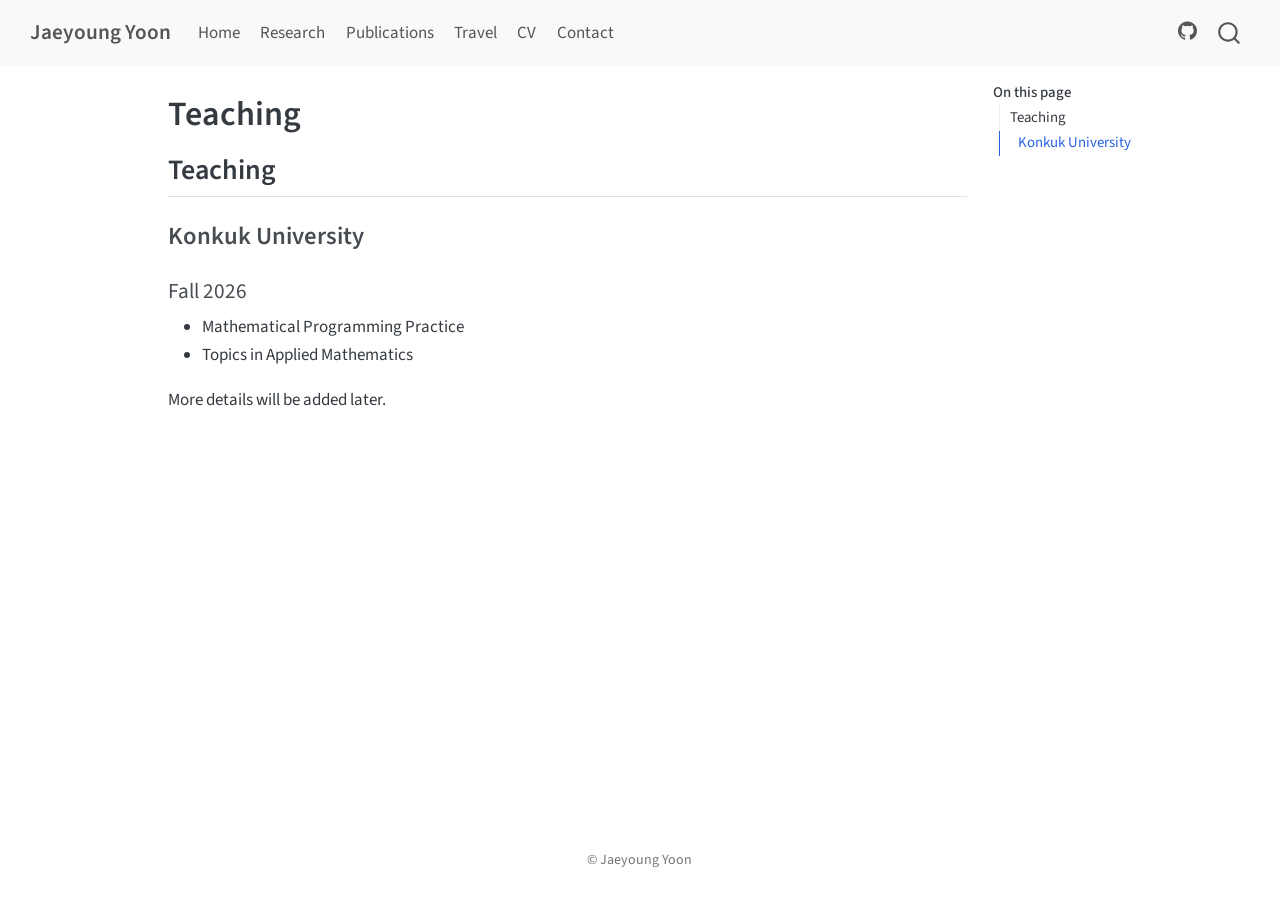
<file: docs/teaching.html>
<!DOCTYPE html>
<html xmlns="http://www.w3.org/1999/xhtml" lang="en" xml:lang="en"><head>

<meta charset="utf-8">
<meta name="generator" content="quarto-1.9.38">

<meta name="viewport" content="width=device-width, initial-scale=1.0, user-scalable=yes">


<title>Teaching – Jaeyoung Yoon</title>
<style>
/* Default styles provided by pandoc.
** See https://pandoc.org/MANUAL.html#variables-for-html for config info.
*/
code{white-space: pre-wrap;}
span.smallcaps{font-variant: small-caps;}
div.columns{display: flex; gap: min(4vw, 1.5em);}
div.column{flex: auto; overflow-x: auto;}
div.hanging-indent{margin-left: 1.5em; text-indent: -1.5em;}
ul.task-list{list-style: none;}
ul.task-list li input[type="checkbox"] {
  width: 0.8em;
  margin: 0 0.8em 0.2em -1em; /* quarto-specific, see https://github.com/quarto-dev/quarto-cli/issues/4556 */ 
  vertical-align: middle;
}
</style>


<script src="site_libs/quarto-nav/quarto-nav.js"></script>
<script src="site_libs/quarto-nav/headroom.min.js"></script>
<script src="site_libs/clipboard/clipboard.min.js"></script>
<script src="site_libs/quarto-search/autocomplete.umd.js"></script>
<script src="site_libs/quarto-search/fuse.min.js"></script>
<script src="site_libs/quarto-search/quarto-search.js"></script>
<meta name="quarto:offset" content="./">
<script src="site_libs/quarto-html/quarto.js" type="module"></script>
<script src="site_libs/quarto-html/tabsets/tabsets.js" type="module"></script>
<script src="site_libs/quarto-html/popper.min.js"></script>
<script src="site_libs/quarto-html/tippy.umd.min.js"></script>
<script src="site_libs/quarto-html/anchor.min.js"></script>
<link href="site_libs/quarto-html/tippy.css" rel="stylesheet">
<link href="site_libs/quarto-html/quarto-syntax-highlighting-15634bcf2e68342d4ad2dfa704d543f6.css" rel="stylesheet" id="quarto-text-highlighting-styles">
<script src="site_libs/bootstrap/bootstrap.min.js"></script>
<link href="site_libs/bootstrap/bootstrap-icons.css" rel="stylesheet">
<link href="site_libs/bootstrap/bootstrap-158031087360bce0ff56dc785ce39e06.min.css" rel="stylesheet" append-hash="true" id="quarto-bootstrap" data-mode="light">
<script id="quarto-search-options" type="application/json">{
  "location": "navbar",
  "copy-button": false,
  "collapse-after": 3,
  "panel-placement": "end",
  "type": "overlay",
  "limit": 50,
  "keyboard-shortcut": [
    "f",
    "/",
    "s"
  ],
  "show-item-context": false,
  "language": {
    "search-no-results-text": "No results",
    "search-matching-documents-text": "matching documents",
    "search-copy-link-title": "Copy link to search",
    "search-hide-matches-text": "Hide additional matches",
    "search-more-match-text": "more match in this document",
    "search-more-matches-text": "more matches in this document",
    "search-clear-button-title": "Clear",
    "search-text-placeholder": "",
    "search-detached-cancel-button-title": "Cancel",
    "search-submit-button-title": "Submit",
    "search-label": "Search"
  }
}</script>


<link rel="stylesheet" href="styles.css">
</head>

<body class="nav-fixed quarto-light">

<div id="quarto-search-results"></div>
  <header id="quarto-header" class="headroom fixed-top">
    <nav class="navbar navbar-expand-lg " data-bs-theme="dark">
      <div class="navbar-container container-fluid">
      <div class="navbar-brand-container mx-auto">
    <a class="navbar-brand" href="./index.html">
    <span class="navbar-title">Jaeyoung Yoon</span>
    </a>
  </div>
            <div id="quarto-search" class="" title="Search"></div>
          <button class="navbar-toggler" type="button" data-bs-toggle="collapse" data-bs-target="#navbarCollapse" aria-controls="navbarCollapse" role="menu" aria-expanded="false" aria-label="Toggle navigation" onclick="if (window.quartoToggleHeadroom) { window.quartoToggleHeadroom(); }">
  <span class="navbar-toggler-icon"></span>
</button>
          <div class="collapse navbar-collapse" id="navbarCollapse">
            <ul class="navbar-nav navbar-nav-scroll me-auto">
  <li class="nav-item">
    <a class="nav-link" href="./index.html"> 
<span class="menu-text">Home</span></a>
  </li>  
  <li class="nav-item">
    <a class="nav-link" href="./research.html"> 
<span class="menu-text">Research</span></a>
  </li>  
  <li class="nav-item">
    <a class="nav-link" href="./publications.html"> 
<span class="menu-text">Publications</span></a>
  </li>  
  <li class="nav-item">
    <a class="nav-link" href="./travel.html"> 
<span class="menu-text">Travel</span></a>
  </li>  
  <li class="nav-item">
    <a class="nav-link" href="./cv.html"> 
<span class="menu-text">CV</span></a>
  </li>  
  <li class="nav-item">
    <a class="nav-link" href="./contact.html"> 
<span class="menu-text">Contact</span></a>
  </li>  
</ul>
            <ul class="navbar-nav navbar-nav-scroll ms-auto">
  <li class="nav-item compact">
    <a class="nav-link" href="https://github.com/wodud1516"> <i class="bi bi-github" role="img">
</i> 
<span class="menu-text"></span></a>
  </li>  
</ul>
          </div> <!-- /navcollapse -->
            <div class="quarto-navbar-tools">
</div>
      </div> <!-- /container-fluid -->
    </nav>
</header>
<!-- content -->
<div id="quarto-content" class="quarto-container page-columns page-rows-contents page-layout-article page-navbar">
<!-- sidebar -->
<!-- margin-sidebar -->
    <div id="quarto-margin-sidebar" class="sidebar margin-sidebar">
        <nav id="TOC" role="doc-toc" class="toc-active">
    <h2 id="toc-title">On this page</h2>
   
  <ul>
  <li><a href="#teaching" id="toc-teaching" class="nav-link active" data-scroll-target="#teaching">Teaching</a>
  <ul class="collapse">
  <li><a href="#konkuk-university" id="toc-konkuk-university" class="nav-link" data-scroll-target="#konkuk-university">Konkuk University</a></li>
  </ul></li>
  </ul>
</nav>
    </div>
<!-- main -->
<main class="content" id="quarto-document-content">

<header id="title-block-header" class="quarto-title-block default">
<div class="quarto-title">
<h1 class="title">Teaching</h1>
</div>



<div class="quarto-title-meta">

    
  
    
  </div>
  


</header>


<section id="teaching" class="level2">
<h2 class="anchored" data-anchor-id="teaching">Teaching</h2>
<section id="konkuk-university" class="level3">
<h3 class="anchored" data-anchor-id="konkuk-university">Konkuk University</h3>
<section id="fall-2026" class="level4">
<h4 class="anchored" data-anchor-id="fall-2026">Fall 2026</h4>
<ul>
<li>Mathematical Programming Practice</li>
<li>Topics in Applied Mathematics</li>
</ul>
<p>More details will be added later.</p>


</section>
</section>
</section>

</main> <!-- /main -->
<script id="quarto-html-after-body" type="application/javascript">
  window.document.addEventListener("DOMContentLoaded", function (event) {
    const icon = "";
    const anchorJS = new window.AnchorJS();
    anchorJS.options = {
      placement: 'right',
      icon: icon
    };
    anchorJS.add('.anchored');
    const isCodeAnnotation = (el) => {
      for (const clz of el.classList) {
        if (clz.startsWith('code-annotation-')) {                     
          return true;
        }
      }
      return false;
    }
    const onCopySuccess = function(e) {
      // button target
      const button = e.trigger;
      // don't keep focus
      button.blur();
      // flash "checked"
      button.classList.add('code-copy-button-checked');
      var currentTitle = button.getAttribute("title");
      button.setAttribute("title", "Copied!");
      let tooltip;
      if (window.bootstrap) {
        button.setAttribute("data-bs-toggle", "tooltip");
        button.setAttribute("data-bs-placement", "left");
        button.setAttribute("data-bs-title", "Copied!");
        tooltip = new bootstrap.Tooltip(button, 
          { trigger: "manual", 
            customClass: "code-copy-button-tooltip",
            offset: [0, -8]});
        tooltip.show();    
      }
      setTimeout(function() {
        if (tooltip) {
          tooltip.hide();
          button.removeAttribute("data-bs-title");
          button.removeAttribute("data-bs-toggle");
          button.removeAttribute("data-bs-placement");
        }
        button.setAttribute("title", currentTitle);
        button.classList.remove('code-copy-button-checked');
      }, 1000);
      // clear code selection
      e.clearSelection();
    }
    const getTextToCopy = function(trigger) {
      const outerScaffold = trigger.parentElement.cloneNode(true);
      const codeEl = outerScaffold.querySelector('code');
      for (const childEl of codeEl.children) {
        if (isCodeAnnotation(childEl)) {
          childEl.remove();
        }
      }
      return codeEl.innerText;
    }
    const clipboard = new window.ClipboardJS('.code-copy-button:not([data-in-quarto-modal])', {
      text: getTextToCopy
    });
    clipboard.on('success', onCopySuccess);
    if (window.document.getElementById('quarto-embedded-source-code-modal')) {
      const clipboardModal = new window.ClipboardJS('.code-copy-button[data-in-quarto-modal]', {
        text: getTextToCopy,
        container: window.document.getElementById('quarto-embedded-source-code-modal')
      });
      clipboardModal.on('success', onCopySuccess);
    }
      var localhostRegex = new RegExp(/^(?:http|https):\/\/localhost\:?[0-9]*\//);
      var mailtoRegex = new RegExp(/^mailto:/);
        var filterRegex = new RegExp('/' + window.location.host + '/');
      var isInternal = (href) => {
          return filterRegex.test(href) || localhostRegex.test(href) || mailtoRegex.test(href);
      }
      // Inspect non-navigation links and adorn them if external
     var links = window.document.querySelectorAll('a[href]:not(.nav-link):not(.navbar-brand):not(.toc-action):not(.sidebar-link):not(.sidebar-item-toggle):not(.pagination-link):not(.no-external):not([aria-hidden]):not(.dropdown-item):not(.quarto-navigation-tool):not(.about-link)');
      for (var i=0; i<links.length; i++) {
        const link = links[i];
        if (!isInternal(link.href)) {
          // undo the damage that might have been done by quarto-nav.js in the case of
          // links that we want to consider external
          if (link.dataset.originalHref !== undefined) {
            link.href = link.dataset.originalHref;
          }
        }
      }
    function tippyHover(el, contentFn, onTriggerFn, onUntriggerFn) {
      const config = {
        allowHTML: true,
        maxWidth: 500,
        delay: 100,
        arrow: false,
        appendTo: function(el) {
            return el.parentElement;
        },
        interactive: true,
        interactiveBorder: 10,
        theme: 'quarto',
        placement: 'bottom-start',
      };
      if (contentFn) {
        config.content = contentFn;
      }
      if (onTriggerFn) {
        config.onTrigger = onTriggerFn;
      }
      if (onUntriggerFn) {
        config.onUntrigger = onUntriggerFn;
      }
      window.tippy(el, config); 
    }
    const noterefs = window.document.querySelectorAll('a[role="doc-noteref"]');
    for (var i=0; i<noterefs.length; i++) {
      const ref = noterefs[i];
      tippyHover(ref, function() {
        // use id or data attribute instead here
        let href = ref.getAttribute('data-footnote-href') || ref.getAttribute('href');
        try { href = new URL(href).hash; } catch {}
        const id = href.replace(/^#\/?/, "");
        const note = window.document.getElementById(id);
        if (note) {
          return note.innerHTML;
        } else {
          return "";
        }
      });
    }
    const xrefs = window.document.querySelectorAll('a.quarto-xref');
    const processXRef = (id, note) => {
      // Strip column container classes
      const stripColumnClz = (el) => {
        el.classList.remove("page-full", "page-columns");
        if (el.children) {
          for (const child of el.children) {
            stripColumnClz(child);
          }
        }
      }
      stripColumnClz(note)
      if (id === null || id.startsWith('sec-')) {
        // Special case sections, only their first couple elements
        const container = document.createElement("div");
        if (note.children && note.children.length > 2) {
          container.appendChild(note.children[0].cloneNode(true));
          for (let i = 1; i < note.children.length; i++) {
            const child = note.children[i];
            if (child.tagName === "P" && child.innerText === "") {
              continue;
            } else {
              container.appendChild(child.cloneNode(true));
              break;
            }
          }
          if (window.Quarto?.typesetMath) {
            window.Quarto.typesetMath(container);
          }
          return container.innerHTML
        } else {
          if (window.Quarto?.typesetMath) {
            window.Quarto.typesetMath(note);
          }
          return note.innerHTML;
        }
      } else {
        // Remove any anchor links if they are present
        const anchorLink = note.querySelector('a.anchorjs-link');
        if (anchorLink) {
          anchorLink.remove();
        }
        if (window.Quarto?.typesetMath) {
          window.Quarto.typesetMath(note);
        }
        if (note.classList.contains("callout")) {
          return note.outerHTML;
        } else {
          return note.innerHTML;
        }
      }
    }
    for (var i=0; i<xrefs.length; i++) {
      const xref = xrefs[i];
      tippyHover(xref, undefined, function(instance) {
        instance.disable();
        let url = xref.getAttribute('href');
        let hash = undefined; 
        if (url.startsWith('#')) {
          hash = url;
        } else {
          try { hash = new URL(url).hash; } catch {}
        }
        if (hash) {
          const id = hash.replace(/^#\/?/, "");
          const note = window.document.getElementById(id);
          if (note !== null) {
            try {
              const html = processXRef(id, note.cloneNode(true));
              instance.setContent(html);
            } finally {
              instance.enable();
              instance.show();
            }
          } else {
            // See if we can fetch this
            fetch(url.split('#')[0])
            .then(res => res.text())
            .then(html => {
              const parser = new DOMParser();
              const htmlDoc = parser.parseFromString(html, "text/html");
              const note = htmlDoc.getElementById(id);
              if (note !== null) {
                const html = processXRef(id, note);
                instance.setContent(html);
              } 
            }).finally(() => {
              instance.enable();
              instance.show();
            });
          }
        } else {
          // See if we can fetch a full url (with no hash to target)
          // This is a special case and we should probably do some content thinning / targeting
          fetch(url)
          .then(res => res.text())
          .then(html => {
            const parser = new DOMParser();
            const htmlDoc = parser.parseFromString(html, "text/html");
            const note = htmlDoc.querySelector('main.content');
            if (note !== null) {
              // This should only happen for chapter cross references
              // (since there is no id in the URL)
              // remove the first header
              if (note.children.length > 0 && note.children[0].tagName === "HEADER") {
                note.children[0].remove();
              }
              const html = processXRef(null, note);
              instance.setContent(html);
            } 
          }).finally(() => {
            instance.enable();
            instance.show();
          });
        }
      }, function(instance) {
      });
    }
        let selectedAnnoteEl;
        const selectorForAnnotation = ( cell, annotation) => {
          let cellAttr = 'data-code-cell="' + cell + '"';
          let lineAttr = 'data-code-annotation="' +  annotation + '"';
          const selector = 'span[' + cellAttr + '][' + lineAttr + ']';
          return selector;
        }
        const selectCodeLines = (annoteEl) => {
          const doc = window.document;
          const targetCell = annoteEl.getAttribute("data-target-cell");
          const targetAnnotation = annoteEl.getAttribute("data-target-annotation");
          const annoteSpan = window.document.querySelector(selectorForAnnotation(targetCell, targetAnnotation));
          const lines = annoteSpan.getAttribute("data-code-lines").split(",");
          const lineIds = lines.map((line) => {
            return targetCell + "-" + line;
          })
          let top = null;
          let height = null;
          let parent = null;
          if (lineIds.length > 0) {
              //compute the position of the single el (top and bottom and make a div)
              const el = window.document.getElementById(lineIds[0]);
              top = el.offsetTop;
              height = el.offsetHeight;
              parent = el.parentElement.parentElement;
            if (lineIds.length > 1) {
              const lastEl = window.document.getElementById(lineIds[lineIds.length - 1]);
              const bottom = lastEl.offsetTop + lastEl.offsetHeight;
              height = bottom - top;
            }
            if (top !== null && height !== null && parent !== null) {
              // cook up a div (if necessary) and position it 
              let div = window.document.getElementById("code-annotation-line-highlight");
              if (div === null) {
                div = window.document.createElement("div");
                div.setAttribute("id", "code-annotation-line-highlight");
                div.style.position = 'absolute';
                parent.appendChild(div);
              }
              div.style.top = top - 2 + "px";
              div.style.height = height + 4 + "px";
              div.style.left = 0;
              let gutterDiv = window.document.getElementById("code-annotation-line-highlight-gutter");
              if (gutterDiv === null) {
                gutterDiv = window.document.createElement("div");
                gutterDiv.setAttribute("id", "code-annotation-line-highlight-gutter");
                gutterDiv.style.position = 'absolute';
                const codeCell = window.document.getElementById(targetCell);
                const gutter = codeCell.querySelector('.code-annotation-gutter');
                gutter.appendChild(gutterDiv);
              }
              gutterDiv.style.top = top - 2 + "px";
              gutterDiv.style.height = height + 4 + "px";
            }
            selectedAnnoteEl = annoteEl;
          }
        };
        const unselectCodeLines = () => {
          const elementsIds = ["code-annotation-line-highlight", "code-annotation-line-highlight-gutter"];
          elementsIds.forEach((elId) => {
            const div = window.document.getElementById(elId);
            if (div) {
              div.remove();
            }
          });
          selectedAnnoteEl = undefined;
        };
          // Handle positioning of the toggle
      window.addEventListener(
        "resize",
        throttle(() => {
          elRect = undefined;
          if (selectedAnnoteEl) {
            selectCodeLines(selectedAnnoteEl);
          }
        }, 10)
      );
      function throttle(fn, ms) {
      let throttle = false;
      let timer;
        return (...args) => {
          if(!throttle) { // first call gets through
              fn.apply(this, args);
              throttle = true;
          } else { // all the others get throttled
              if(timer) clearTimeout(timer); // cancel #2
              timer = setTimeout(() => {
                fn.apply(this, args);
                timer = throttle = false;
              }, ms);
          }
        };
      }
        // Attach click handler to the DT
        const annoteDls = window.document.querySelectorAll('dt[data-target-cell]');
        for (const annoteDlNode of annoteDls) {
          annoteDlNode.addEventListener('click', (event) => {
            const clickedEl = event.target;
            if (clickedEl !== selectedAnnoteEl) {
              unselectCodeLines();
              const activeEl = window.document.querySelector('dt[data-target-cell].code-annotation-active');
              if (activeEl) {
                activeEl.classList.remove('code-annotation-active');
              }
              selectCodeLines(clickedEl);
              clickedEl.classList.add('code-annotation-active');
            } else {
              // Unselect the line
              unselectCodeLines();
              clickedEl.classList.remove('code-annotation-active');
            }
          });
        }
    const findCites = (el) => {
      const parentEl = el.parentElement;
      if (parentEl) {
        const cites = parentEl.dataset.cites;
        if (cites) {
          return {
            el,
            cites: cites.split(' ')
          };
        } else {
          return findCites(el.parentElement)
        }
      } else {
        return undefined;
      }
    };
    var bibliorefs = window.document.querySelectorAll('a[role="doc-biblioref"]');
    for (var i=0; i<bibliorefs.length; i++) {
      const ref = bibliorefs[i];
      const citeInfo = findCites(ref);
      if (citeInfo) {
        tippyHover(citeInfo.el, function() {
          var popup = window.document.createElement('div');
          citeInfo.cites.forEach(function(cite) {
            var citeDiv = window.document.createElement('div');
            citeDiv.classList.add('hanging-indent');
            citeDiv.classList.add('csl-entry');
            var biblioDiv = window.document.getElementById('ref-' + cite);
            if (biblioDiv) {
              citeDiv.innerHTML = biblioDiv.innerHTML;
            }
            popup.appendChild(citeDiv);
          });
          return popup.innerHTML;
        });
      }
    }
  });
  </script>
</div> <!-- /content -->
<footer class="footer">
  <div class="nav-footer">
    <div class="nav-footer-left">
      &nbsp;
    </div>   
    <div class="nav-footer-center">
<p>© Jaeyoung Yoon</p>
</div>
    <div class="nav-footer-right">
      &nbsp;
    </div>
  </div>
</footer>




</body></html>
</file>
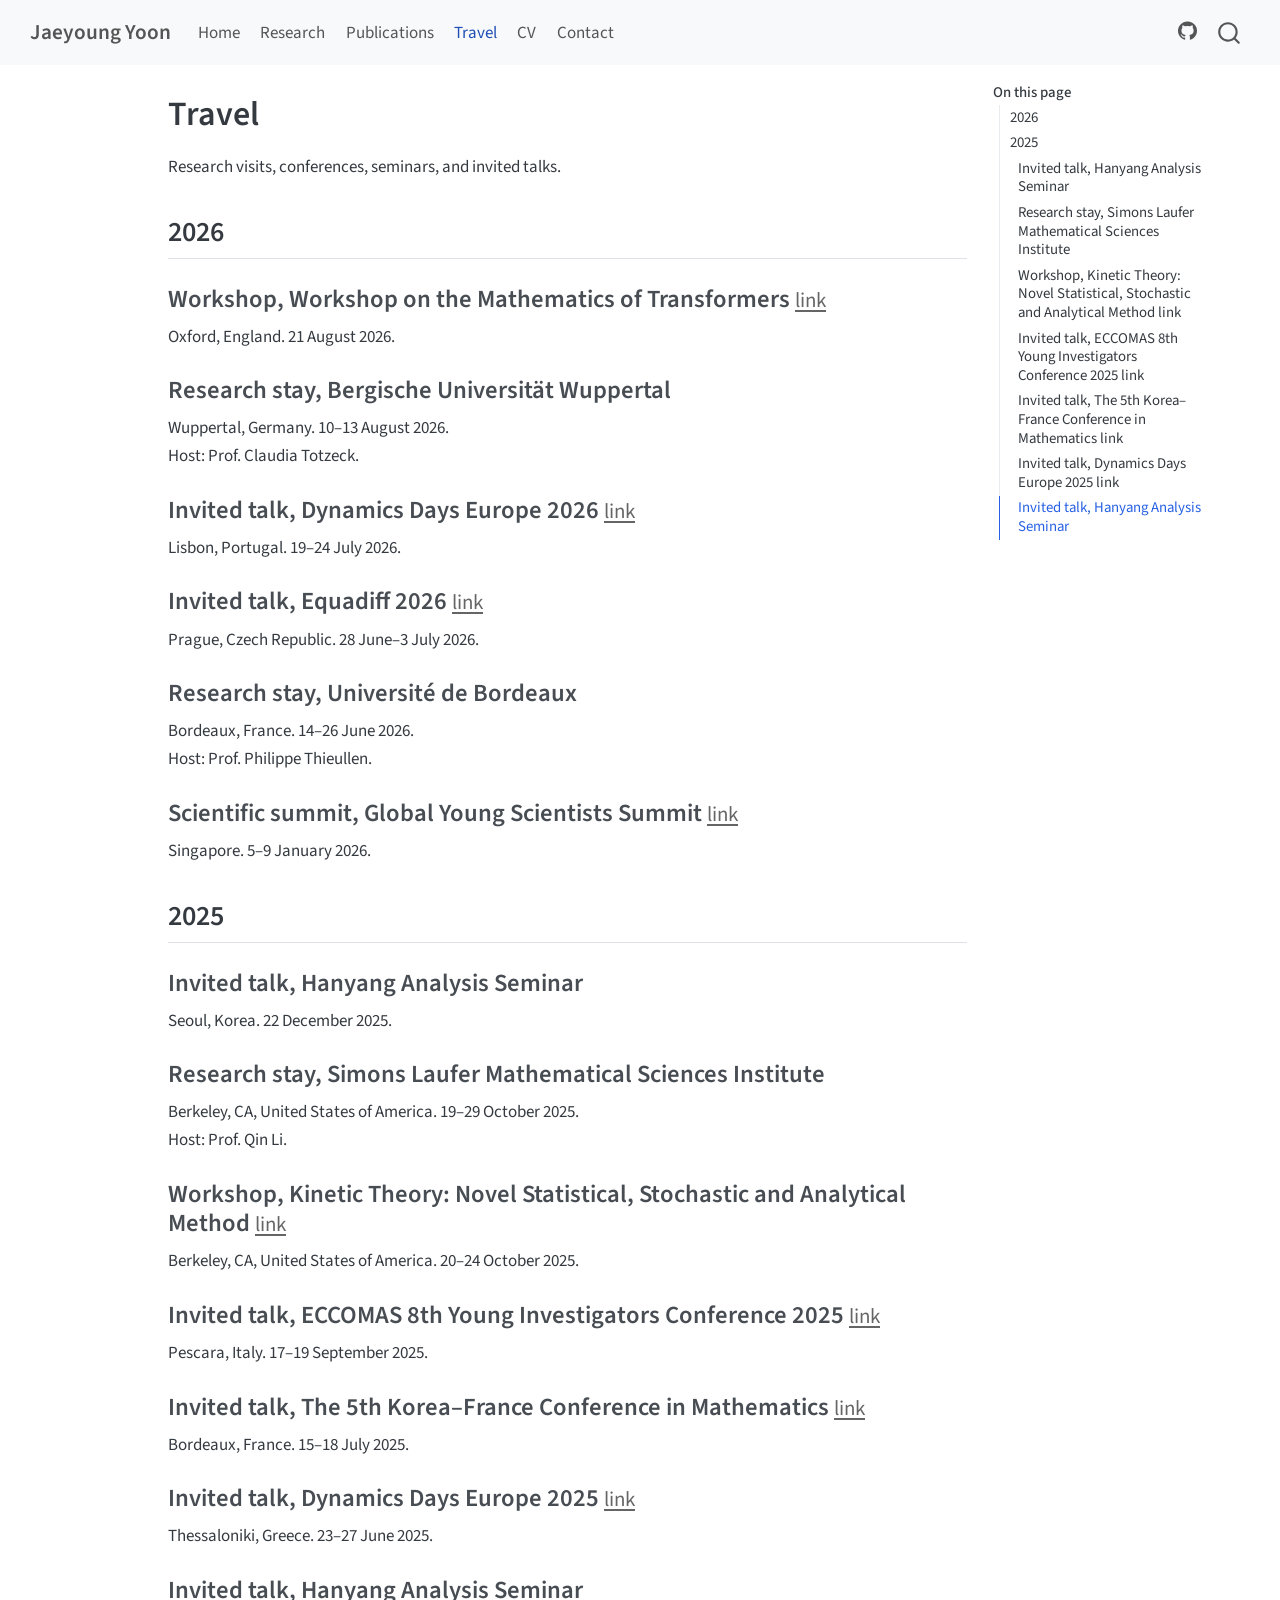
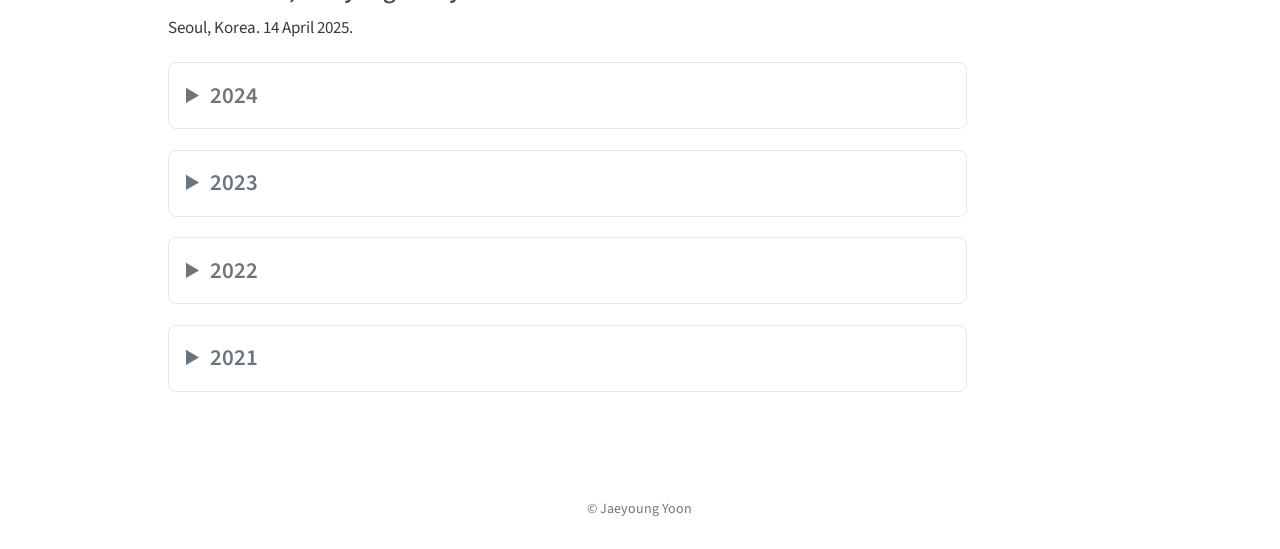
<file: docs/travel.html>
<!DOCTYPE html>
<html xmlns="http://www.w3.org/1999/xhtml" lang="en" xml:lang="en"><head>

<meta charset="utf-8">
<meta name="generator" content="quarto-1.9.38">

<meta name="viewport" content="width=device-width, initial-scale=1.0, user-scalable=yes">


<title>Travel – Jaeyoung Yoon</title>
<style>
/* Default styles provided by pandoc.
** See https://pandoc.org/MANUAL.html#variables-for-html for config info.
*/
code{white-space: pre-wrap;}
span.smallcaps{font-variant: small-caps;}
div.columns{display: flex; gap: min(4vw, 1.5em);}
div.column{flex: auto; overflow-x: auto;}
div.hanging-indent{margin-left: 1.5em; text-indent: -1.5em;}
ul.task-list{list-style: none;}
ul.task-list li input[type="checkbox"] {
  width: 0.8em;
  margin: 0 0.8em 0.2em -1em; /* quarto-specific, see https://github.com/quarto-dev/quarto-cli/issues/4556 */ 
  vertical-align: middle;
}
</style>


<script src="site_libs/quarto-nav/quarto-nav.js"></script>
<script src="site_libs/quarto-nav/headroom.min.js"></script>
<script src="site_libs/clipboard/clipboard.min.js"></script>
<script src="site_libs/quarto-search/autocomplete.umd.js"></script>
<script src="site_libs/quarto-search/fuse.min.js"></script>
<script src="site_libs/quarto-search/quarto-search.js"></script>
<meta name="quarto:offset" content="./">
<script src="site_libs/quarto-html/quarto.js" type="module"></script>
<script src="site_libs/quarto-html/tabsets/tabsets.js" type="module"></script>
<script src="site_libs/quarto-html/popper.min.js"></script>
<script src="site_libs/quarto-html/tippy.umd.min.js"></script>
<script src="site_libs/quarto-html/anchor.min.js"></script>
<link href="site_libs/quarto-html/tippy.css" rel="stylesheet">
<link href="site_libs/quarto-html/quarto-syntax-highlighting-15634bcf2e68342d4ad2dfa704d543f6.css" rel="stylesheet" id="quarto-text-highlighting-styles">
<script src="site_libs/bootstrap/bootstrap.min.js"></script>
<link href="site_libs/bootstrap/bootstrap-icons.css" rel="stylesheet">
<link href="site_libs/bootstrap/bootstrap-158031087360bce0ff56dc785ce39e06.min.css" rel="stylesheet" append-hash="true" id="quarto-bootstrap" data-mode="light">
<script id="quarto-search-options" type="application/json">{
  "location": "navbar",
  "copy-button": false,
  "collapse-after": 3,
  "panel-placement": "end",
  "type": "overlay",
  "limit": 50,
  "keyboard-shortcut": [
    "f",
    "/",
    "s"
  ],
  "show-item-context": false,
  "language": {
    "search-no-results-text": "No results",
    "search-matching-documents-text": "matching documents",
    "search-copy-link-title": "Copy link to search",
    "search-hide-matches-text": "Hide additional matches",
    "search-more-match-text": "more match in this document",
    "search-more-matches-text": "more matches in this document",
    "search-clear-button-title": "Clear",
    "search-text-placeholder": "",
    "search-detached-cancel-button-title": "Cancel",
    "search-submit-button-title": "Submit",
    "search-label": "Search"
  }
}</script>


<link rel="stylesheet" href="styles.css">
</head>

<body class="nav-fixed quarto-light">

<div id="quarto-search-results"></div>
  <header id="quarto-header" class="headroom fixed-top">
    <nav class="navbar navbar-expand-lg " data-bs-theme="dark">
      <div class="navbar-container container-fluid">
      <div class="navbar-brand-container mx-auto">
    <a class="navbar-brand" href="./index.html">
    <span class="navbar-title">Jaeyoung Yoon</span>
    </a>
  </div>
            <div id="quarto-search" class="" title="Search"></div>
          <button class="navbar-toggler" type="button" data-bs-toggle="collapse" data-bs-target="#navbarCollapse" aria-controls="navbarCollapse" role="menu" aria-expanded="false" aria-label="Toggle navigation" onclick="if (window.quartoToggleHeadroom) { window.quartoToggleHeadroom(); }">
  <span class="navbar-toggler-icon"></span>
</button>
          <div class="collapse navbar-collapse" id="navbarCollapse">
            <ul class="navbar-nav navbar-nav-scroll me-auto">
  <li class="nav-item">
    <a class="nav-link" href="./index.html"> 
<span class="menu-text">Home</span></a>
  </li>  
  <li class="nav-item">
    <a class="nav-link" href="./research.html"> 
<span class="menu-text">Research</span></a>
  </li>  
  <li class="nav-item">
    <a class="nav-link" href="./publications.html"> 
<span class="menu-text">Publications</span></a>
  </li>  
  <li class="nav-item">
    <a class="nav-link active" href="./travel.html" aria-current="page"> 
<span class="menu-text">Travel</span></a>
  </li>  
  <li class="nav-item">
    <a class="nav-link" href="./cv.html"> 
<span class="menu-text">CV</span></a>
  </li>  
  <li class="nav-item">
    <a class="nav-link" href="./contact.html"> 
<span class="menu-text">Contact</span></a>
  </li>  
</ul>
            <ul class="navbar-nav navbar-nav-scroll ms-auto">
  <li class="nav-item compact">
    <a class="nav-link" href="https://github.com/wodud1516"> <i class="bi bi-github" role="img">
</i> 
<span class="menu-text"></span></a>
  </li>  
</ul>
          </div> <!-- /navcollapse -->
            <div class="quarto-navbar-tools">
</div>
      </div> <!-- /container-fluid -->
    </nav>
</header>
<!-- content -->
<div id="quarto-content" class="quarto-container page-columns page-rows-contents page-layout-article page-navbar">
<!-- sidebar -->
<!-- margin-sidebar -->
    <div id="quarto-margin-sidebar" class="sidebar margin-sidebar">
        <nav id="TOC" role="doc-toc" class="toc-active">
    <h2 id="toc-title">On this page</h2>
   
  <ul>
  <li><a href="#section" id="toc-section" class="nav-link active" data-scroll-target="#section">2026</a>
  <ul class="collapse">
  <li><a href="#workshop-workshop-on-the-mathematics-of-transformers-link" id="toc-workshop-workshop-on-the-mathematics-of-transformers-link" class="nav-link" data-scroll-target="#workshop-workshop-on-the-mathematics-of-transformers-link">Workshop, Workshop on the Mathematics of Transformers link</a></li>
  <li><a href="#research-stay-bergische-universität-wuppertal" id="toc-research-stay-bergische-universität-wuppertal" class="nav-link" data-scroll-target="#research-stay-bergische-universität-wuppertal">Research stay, Bergische Universität Wuppertal</a></li>
  <li><a href="#invited-talk-dynamics-days-europe-2026-link" id="toc-invited-talk-dynamics-days-europe-2026-link" class="nav-link" data-scroll-target="#invited-talk-dynamics-days-europe-2026-link">Invited talk, Dynamics Days Europe 2026 link</a></li>
  <li><a href="#invited-talk-equadiff-2026-link" id="toc-invited-talk-equadiff-2026-link" class="nav-link" data-scroll-target="#invited-talk-equadiff-2026-link">Invited talk, Equadiff 2026 link</a></li>
  <li><a href="#research-stay-université-de-bordeaux" id="toc-research-stay-université-de-bordeaux" class="nav-link" data-scroll-target="#research-stay-université-de-bordeaux">Research stay, Université de Bordeaux</a></li>
  <li><a href="#scientific-summit-global-young-scientists-summit-link" id="toc-scientific-summit-global-young-scientists-summit-link" class="nav-link" data-scroll-target="#scientific-summit-global-young-scientists-summit-link">Scientific summit, Global Young Scientists Summit link</a></li>
  </ul></li>
  <li><a href="#section-1" id="toc-section-1" class="nav-link" data-scroll-target="#section-1">2025</a>
  <ul class="collapse">
  <li><a href="#invited-talk-hanyang-analysis-seminar" id="toc-invited-talk-hanyang-analysis-seminar" class="nav-link" data-scroll-target="#invited-talk-hanyang-analysis-seminar">Invited talk, Hanyang Analysis Seminar</a></li>
  <li><a href="#research-stay-simons-laufer-mathematical-sciences-institute" id="toc-research-stay-simons-laufer-mathematical-sciences-institute" class="nav-link" data-scroll-target="#research-stay-simons-laufer-mathematical-sciences-institute">Research stay, Simons Laufer Mathematical Sciences Institute</a></li>
  <li><a href="#workshop-kinetic-theory-novel-statistical-stochastic-and-analytical-method-link" id="toc-workshop-kinetic-theory-novel-statistical-stochastic-and-analytical-method-link" class="nav-link" data-scroll-target="#workshop-kinetic-theory-novel-statistical-stochastic-and-analytical-method-link">Workshop, Kinetic Theory: Novel Statistical, Stochastic and Analytical Method link</a></li>
  <li><a href="#invited-talk-eccomas-8th-young-investigators-conference-2025-link" id="toc-invited-talk-eccomas-8th-young-investigators-conference-2025-link" class="nav-link" data-scroll-target="#invited-talk-eccomas-8th-young-investigators-conference-2025-link">Invited talk, ECCOMAS 8th Young Investigators Conference 2025 link</a></li>
  <li><a href="#invited-talk-the-5th-koreafrance-conference-in-mathematics-link" id="toc-invited-talk-the-5th-koreafrance-conference-in-mathematics-link" class="nav-link" data-scroll-target="#invited-talk-the-5th-koreafrance-conference-in-mathematics-link">Invited talk, The 5th Korea–France Conference in Mathematics link</a></li>
  <li><a href="#invited-talk-dynamics-days-europe-2025-link" id="toc-invited-talk-dynamics-days-europe-2025-link" class="nav-link" data-scroll-target="#invited-talk-dynamics-days-europe-2025-link">Invited talk, Dynamics Days Europe 2025 link</a></li>
  <li><a href="#invited-talk-hanyang-analysis-seminar-1" id="toc-invited-talk-hanyang-analysis-seminar-1" class="nav-link" data-scroll-target="#invited-talk-hanyang-analysis-seminar-1">Invited talk, Hanyang Analysis Seminar</a></li>
  </ul></li>
  </ul>
</nav>
    </div>
<!-- main -->
<main class="content" id="quarto-document-content">

<header id="title-block-header" class="quarto-title-block default">
<div class="quarto-title">
<h1 class="title">Travel</h1>
</div>



<div class="quarto-title-meta">

    
  
    
  </div>
  


</header>


<p>Research visits, conferences, seminars, and invited talks.</p>
<section id="section" class="level2">
<h2 class="anchored" data-anchor-id="section">2026</h2>
<section id="workshop-workshop-on-the-mathematics-of-transformers-link" class="level3">
<h3 class="anchored" data-anchor-id="workshop-workshop-on-the-mathematics-of-transformers-link">Workshop, Workshop on the Mathematics of Transformers <a href="https://www.maths.ox.ac.uk/events/conferences/mathematics-transformers-workshop-aug-2026" class="small-text">link</a></h3>
<p>Oxford, England. 21 August 2026.</p>
</section>
<section id="research-stay-bergische-universität-wuppertal" class="level3">
<h3 class="anchored" data-anchor-id="research-stay-bergische-universität-wuppertal">Research stay, Bergische Universität Wuppertal</h3>
<p>Wuppertal, Germany. 10–13 August 2026.<br>
Host: Prof.&nbsp;Claudia Totzeck.</p>
</section>
<section id="invited-talk-dynamics-days-europe-2026-link" class="level3">
<h3 class="anchored" data-anchor-id="invited-talk-dynamics-days-europe-2026-link">Invited talk, Dynamics Days Europe 2026 <a href="https://dde-2026.sci-meet.net/" class="small-text">link</a></h3>
<p>Lisbon, Portugal. 19–24 July 2026.</p>
</section>
<section id="invited-talk-equadiff-2026-link" class="level3">
<h3 class="anchored" data-anchor-id="invited-talk-equadiff-2026-link">Invited talk, Equadiff 2026 <a href="https://www.equadiff2026.cz/" class="small-text">link</a></h3>
<p>Prague, Czech Republic. 28 June–3 July 2026.</p>
</section>
<section id="research-stay-université-de-bordeaux" class="level3">
<h3 class="anchored" data-anchor-id="research-stay-université-de-bordeaux">Research stay, Université de Bordeaux</h3>
<p>Bordeaux, France. 14–26 June 2026.<br>
Host: Prof.&nbsp;Philippe Thieullen.</p>
</section>
<section id="scientific-summit-global-young-scientists-summit-link" class="level3">
<h3 class="anchored" data-anchor-id="scientific-summit-global-young-scientists-summit-link">Scientific summit, Global Young Scientists Summit <a href="https://gyss.nrf.gov.sg/" class="small-text">link</a></h3>
<p>Singapore. 5–9 January 2026.</p>
</section>
</section>
<section id="section-1" class="level2">
<h2 class="anchored" data-anchor-id="section-1">2025</h2>
<section id="invited-talk-hanyang-analysis-seminar" class="level3">
<h3 class="anchored" data-anchor-id="invited-talk-hanyang-analysis-seminar">Invited talk, Hanyang Analysis Seminar</h3>
<p>Seoul, Korea. 22 December 2025.</p>
</section>
<section id="research-stay-simons-laufer-mathematical-sciences-institute" class="level3">
<h3 class="anchored" data-anchor-id="research-stay-simons-laufer-mathematical-sciences-institute">Research stay, Simons Laufer Mathematical Sciences Institute</h3>
<p>Berkeley, CA, United States of America. 19–29 October 2025.<br>
Host: Prof.&nbsp;Qin Li.</p>
</section>
<section id="workshop-kinetic-theory-novel-statistical-stochastic-and-analytical-method-link" class="level3">
<h3 class="anchored" data-anchor-id="workshop-kinetic-theory-novel-statistical-stochastic-and-analytical-method-link">Workshop, Kinetic Theory: Novel Statistical, Stochastic and Analytical Method <a href="https://www.slmath.org/workshops/1152" class="small-text">link</a></h3>
<p>Berkeley, CA, United States of America. 20–24 October 2025.</p>
</section>
<section id="invited-talk-eccomas-8th-young-investigators-conference-2025-link" class="level3">
<h3 class="anchored" data-anchor-id="invited-talk-eccomas-8th-young-investigators-conference-2025-link">Invited talk, ECCOMAS 8th Young Investigators Conference 2025 <a href="https://yic2025.cimne.com/" class="small-text">link</a></h3>
<p>Pescara, Italy. 17–19 September 2025.</p>
</section>
<section id="invited-talk-the-5th-koreafrance-conference-in-mathematics-link" class="level3">
<h3 class="anchored" data-anchor-id="invited-talk-the-5th-koreafrance-conference-in-mathematics-link">Invited talk, The 5th Korea–France Conference in Mathematics <a href="https://www.math.u-bordeaux.fr/~pthieull/LIA/Events/2025/program_EDP_proba.html" class="small-text">link</a></h3>
<p>Bordeaux, France. 15–18 July 2025.</p>
</section>
<section id="invited-talk-dynamics-days-europe-2025-link" class="level3">
<h3 class="anchored" data-anchor-id="invited-talk-dynamics-days-europe-2025-link">Invited talk, Dynamics Days Europe 2025 <a href="https://websites.auth.gr/ddeu2025/" class="small-text">link</a></h3>
<p>Thessaloniki, Greece. 23–27 June 2025.</p>
</section>
<section id="invited-talk-hanyang-analysis-seminar-1" class="level3">
<h3 class="anchored" data-anchor-id="invited-talk-hanyang-analysis-seminar-1">Invited talk, Hanyang Analysis Seminar</h3>
<p>Seoul, Korea. 14 April 2025.</p>
<details>
<summary>
2024
</summary>
<ul>
<li><p><strong>Invited talk</strong>, The 14th AIMS Conference at NYU Abu Dhabi, Abu Dhabi, United Arab Emirates, 16–20 December 2024. <a href="https://www.aimsconference.org/conferences/2024/index.html">link</a></p></li>
<li><p><strong>Summer school</strong>, Particle Interactive Systems: Analysis and Computational Methods, Simons Laufer Mathematical Sciences Institute, Berkeley, CA, United States, 17–28 June 2024. <a href="https://www.slmath.org/summer-schools/1035">link</a></p></li>
<li><p><strong>Poster presentation</strong>, Eleventh Bielefeld–SNU Joint Workshop in Mathematics, Seoul, Korea, 8–10 April 2024. <a href="http://irtg.math.snu.ac.kr/page_qIqd41">link</a></p></li>
<li><p><strong>Workshop</strong>, Shih-Hsien Fest on Hyperbolic Conservation Laws and Kinetic Theory, Seoul, Korea, 4–5 April 2024. <a href="http://hyke.snu.ac.kr/workshop/Shih-Hsien%20Yu/">link</a></p></li>
<li><p><strong>Symposium</strong>, Italo–Korean Symposium on “Advances in Kinetic Equations for Collective Phenomena and Related Models”, Pavia, Italy, 19 February 2024.</p></li>
<li><p><strong>Research stay</strong>, University of Pavia, Pavia, Italy, 14–25 February 2024. <span class="small-text">Host: Prof.&nbsp;Mattia Zanella.</span></p></li>
<li><p><strong>Invited talk</strong>, East Asia Core Doctoral Forum in Mathematics, Shanghai, China, 8–11 January 2024. <a href="https://math.fudan.edu.cn/d5/9a/c30300a644506/page.htm">link</a></p></li>
</ul>
</details>
<details>
<summary>
2023
</summary>
<ul>
<li><p><strong>Conference</strong>, 2023 KSIAM Annual Meeting, Gwangju, Korea, 2–5 November 2023. <a href="https://ksiam.org/Conference/ConferenceView.asp?AC=0&amp;CODE=CC20230801&amp;CpPage=#CONF">link</a></p></li>
<li><p><strong>Contributed talk</strong>, KMS Special Conference with 2022 Fields Medalists, Seoul, Korea, 26–28 October 2023. <a href="https://www.kms.or.kr/conference/2023_fall/">link</a></p></li>
<li><p><strong>Conference</strong>, The 4th Korea–France Conference on Mathematics, Seoul, Korea, 21–25 August 2023. <a href="https://sites.google.com/view/francekoreaconference4/home?authuser=0">link</a></p></li>
<li><p><strong>Invited talk</strong>, Workshop for Young Mathematicians in Korea (WYMK) 2023, Pohang, Korea, 7–9 August 2023. <a href="https://sites.google.com/view/wymk2023/%ED%99%88?authuser=0">link</a></p></li>
<li><p><strong>Summer school</strong>, PDE Summer School, Pohang, Korea, 2–6 August 2023. <a href="https://sites.google.com/view/postech-pdeschool2023">link</a></p></li>
<li><p><strong>Research stay</strong>, Bielefeld University, Bielefeld, Germany, 10 April–14 June 2023. <span class="small-text">IRTG Program. Host: Prof.&nbsp;Lubomir Banas.</span></p></li>
<li><p><strong>Poster presentation</strong>, Tenth Bielefeld–SNU Joint Workshop in Mathematics, Bielefeld, Germany, 21–24 February 2023. <a href="https://irtg.math.uni-bielefeld.de/workshop2023">link</a></p></li>
<li><p><strong>Workshop</strong>, Kinetic Equations in Korea (KEIK), Gangneung, Korea, 14–17 February 2023. <a href="https://keik.netlify.app/">link</a></p></li>
</ul>
</details>
<details>
<summary>
2022
</summary>
<ul>
<li><p><strong>Workshop</strong>, Workshop for Young Mathematicians in Korea (WYMK) 2022, Daejeon, Korea, 3–4 December 2022. <a href="https://sites.google.com/view/wymk2022/%ED%99%88?authuser=0">link</a></p></li>
<li><p><strong>Invited talk</strong>, Kinetic and Hydrodynamic Descriptions in Collective Behavior, Granada, Spain, 7–9 November 2022. <a href="https://sites.google.com/view/kinetic-hydrodynamic">link</a></p></li>
<li><p><strong>Invited talk</strong>, HYKE Meeting 2022, Seoul, Korea, 29 August 2022. <a href="https://jinyeongpark.com/?p=224213">link</a></p></li>
<li><p><strong>Workshop</strong>, BI.discrete22: Numerics and Analysis of (Stochastic) Fluids, Bielefeld, Germany, 22–24 August 2022. <a href="https://www.uni-bielefeld.de/fakultaeten/mathematik/ag/numerik/workshop/bi.discrete22/">link</a></p></li>
<li><p><strong>Research stay</strong>, Bielefeld University, Bielefeld, Germany, 19 June–28 August 2022. <span class="small-text">IRTG Program. Host: Prof.&nbsp;Lubomir Banas.</span></p></li>
<li><p><strong>Poster presentation</strong>, Ninth Bielefeld–SNU Joint Workshop in Mathematics, 18–20 May 2022. <a href="http://irtg.math.snu.ac.kr/IRTG_Workshop2022">link</a></p></li>
</ul>
</details>
<details>
<summary>
2021
</summary>
<ul>
<li><p><strong>Summer school</strong>, Virtual Summer School on Kinetic and Fluid Equations for Collective Dynamics, Online, 23–26 August 2021. <a href="https://www.math.u-bordeaux.fr/~pthieull/LIA/Events/2021/index.html">link</a></p></li>
<li><p><strong>Workshop</strong>, HY–PDE Workshop 2021, Online, 26–28 May 2021. <a href="https://jinyeongpark.com/?p=224097">link</a></p></li>
</ul>
</details>


</section>
</section>

</main> <!-- /main -->
<script id="quarto-html-after-body" type="application/javascript">
  window.document.addEventListener("DOMContentLoaded", function (event) {
    const icon = "";
    const anchorJS = new window.AnchorJS();
    anchorJS.options = {
      placement: 'right',
      icon: icon
    };
    anchorJS.add('.anchored');
    const isCodeAnnotation = (el) => {
      for (const clz of el.classList) {
        if (clz.startsWith('code-annotation-')) {                     
          return true;
        }
      }
      return false;
    }
    const onCopySuccess = function(e) {
      // button target
      const button = e.trigger;
      // don't keep focus
      button.blur();
      // flash "checked"
      button.classList.add('code-copy-button-checked');
      var currentTitle = button.getAttribute("title");
      button.setAttribute("title", "Copied!");
      let tooltip;
      if (window.bootstrap) {
        button.setAttribute("data-bs-toggle", "tooltip");
        button.setAttribute("data-bs-placement", "left");
        button.setAttribute("data-bs-title", "Copied!");
        tooltip = new bootstrap.Tooltip(button, 
          { trigger: "manual", 
            customClass: "code-copy-button-tooltip",
            offset: [0, -8]});
        tooltip.show();    
      }
      setTimeout(function() {
        if (tooltip) {
          tooltip.hide();
          button.removeAttribute("data-bs-title");
          button.removeAttribute("data-bs-toggle");
          button.removeAttribute("data-bs-placement");
        }
        button.setAttribute("title", currentTitle);
        button.classList.remove('code-copy-button-checked');
      }, 1000);
      // clear code selection
      e.clearSelection();
    }
    const getTextToCopy = function(trigger) {
      const outerScaffold = trigger.parentElement.cloneNode(true);
      const codeEl = outerScaffold.querySelector('code');
      for (const childEl of codeEl.children) {
        if (isCodeAnnotation(childEl)) {
          childEl.remove();
        }
      }
      return codeEl.innerText;
    }
    const clipboard = new window.ClipboardJS('.code-copy-button:not([data-in-quarto-modal])', {
      text: getTextToCopy
    });
    clipboard.on('success', onCopySuccess);
    if (window.document.getElementById('quarto-embedded-source-code-modal')) {
      const clipboardModal = new window.ClipboardJS('.code-copy-button[data-in-quarto-modal]', {
        text: getTextToCopy,
        container: window.document.getElementById('quarto-embedded-source-code-modal')
      });
      clipboardModal.on('success', onCopySuccess);
    }
      var localhostRegex = new RegExp(/^(?:http|https):\/\/localhost\:?[0-9]*\//);
      var mailtoRegex = new RegExp(/^mailto:/);
        var filterRegex = new RegExp('/' + window.location.host + '/');
      var isInternal = (href) => {
          return filterRegex.test(href) || localhostRegex.test(href) || mailtoRegex.test(href);
      }
      // Inspect non-navigation links and adorn them if external
     var links = window.document.querySelectorAll('a[href]:not(.nav-link):not(.navbar-brand):not(.toc-action):not(.sidebar-link):not(.sidebar-item-toggle):not(.pagination-link):not(.no-external):not([aria-hidden]):not(.dropdown-item):not(.quarto-navigation-tool):not(.about-link)');
      for (var i=0; i<links.length; i++) {
        const link = links[i];
        if (!isInternal(link.href)) {
          // undo the damage that might have been done by quarto-nav.js in the case of
          // links that we want to consider external
          if (link.dataset.originalHref !== undefined) {
            link.href = link.dataset.originalHref;
          }
        }
      }
    function tippyHover(el, contentFn, onTriggerFn, onUntriggerFn) {
      const config = {
        allowHTML: true,
        maxWidth: 500,
        delay: 100,
        arrow: false,
        appendTo: function(el) {
            return el.parentElement;
        },
        interactive: true,
        interactiveBorder: 10,
        theme: 'quarto',
        placement: 'bottom-start',
      };
      if (contentFn) {
        config.content = contentFn;
      }
      if (onTriggerFn) {
        config.onTrigger = onTriggerFn;
      }
      if (onUntriggerFn) {
        config.onUntrigger = onUntriggerFn;
      }
      window.tippy(el, config); 
    }
    const noterefs = window.document.querySelectorAll('a[role="doc-noteref"]');
    for (var i=0; i<noterefs.length; i++) {
      const ref = noterefs[i];
      tippyHover(ref, function() {
        // use id or data attribute instead here
        let href = ref.getAttribute('data-footnote-href') || ref.getAttribute('href');
        try { href = new URL(href).hash; } catch {}
        const id = href.replace(/^#\/?/, "");
        const note = window.document.getElementById(id);
        if (note) {
          return note.innerHTML;
        } else {
          return "";
        }
      });
    }
    const xrefs = window.document.querySelectorAll('a.quarto-xref');
    const processXRef = (id, note) => {
      // Strip column container classes
      const stripColumnClz = (el) => {
        el.classList.remove("page-full", "page-columns");
        if (el.children) {
          for (const child of el.children) {
            stripColumnClz(child);
          }
        }
      }
      stripColumnClz(note)
      if (id === null || id.startsWith('sec-')) {
        // Special case sections, only their first couple elements
        const container = document.createElement("div");
        if (note.children && note.children.length > 2) {
          container.appendChild(note.children[0].cloneNode(true));
          for (let i = 1; i < note.children.length; i++) {
            const child = note.children[i];
            if (child.tagName === "P" && child.innerText === "") {
              continue;
            } else {
              container.appendChild(child.cloneNode(true));
              break;
            }
          }
          if (window.Quarto?.typesetMath) {
            window.Quarto.typesetMath(container);
          }
          return container.innerHTML
        } else {
          if (window.Quarto?.typesetMath) {
            window.Quarto.typesetMath(note);
          }
          return note.innerHTML;
        }
      } else {
        // Remove any anchor links if they are present
        const anchorLink = note.querySelector('a.anchorjs-link');
        if (anchorLink) {
          anchorLink.remove();
        }
        if (window.Quarto?.typesetMath) {
          window.Quarto.typesetMath(note);
        }
        if (note.classList.contains("callout")) {
          return note.outerHTML;
        } else {
          return note.innerHTML;
        }
      }
    }
    for (var i=0; i<xrefs.length; i++) {
      const xref = xrefs[i];
      tippyHover(xref, undefined, function(instance) {
        instance.disable();
        let url = xref.getAttribute('href');
        let hash = undefined; 
        if (url.startsWith('#')) {
          hash = url;
        } else {
          try { hash = new URL(url).hash; } catch {}
        }
        if (hash) {
          const id = hash.replace(/^#\/?/, "");
          const note = window.document.getElementById(id);
          if (note !== null) {
            try {
              const html = processXRef(id, note.cloneNode(true));
              instance.setContent(html);
            } finally {
              instance.enable();
              instance.show();
            }
          } else {
            // See if we can fetch this
            fetch(url.split('#')[0])
            .then(res => res.text())
            .then(html => {
              const parser = new DOMParser();
              const htmlDoc = parser.parseFromString(html, "text/html");
              const note = htmlDoc.getElementById(id);
              if (note !== null) {
                const html = processXRef(id, note);
                instance.setContent(html);
              } 
            }).finally(() => {
              instance.enable();
              instance.show();
            });
          }
        } else {
          // See if we can fetch a full url (with no hash to target)
          // This is a special case and we should probably do some content thinning / targeting
          fetch(url)
          .then(res => res.text())
          .then(html => {
            const parser = new DOMParser();
            const htmlDoc = parser.parseFromString(html, "text/html");
            const note = htmlDoc.querySelector('main.content');
            if (note !== null) {
              // This should only happen for chapter cross references
              // (since there is no id in the URL)
              // remove the first header
              if (note.children.length > 0 && note.children[0].tagName === "HEADER") {
                note.children[0].remove();
              }
              const html = processXRef(null, note);
              instance.setContent(html);
            } 
          }).finally(() => {
            instance.enable();
            instance.show();
          });
        }
      }, function(instance) {
      });
    }
        let selectedAnnoteEl;
        const selectorForAnnotation = ( cell, annotation) => {
          let cellAttr = 'data-code-cell="' + cell + '"';
          let lineAttr = 'data-code-annotation="' +  annotation + '"';
          const selector = 'span[' + cellAttr + '][' + lineAttr + ']';
          return selector;
        }
        const selectCodeLines = (annoteEl) => {
          const doc = window.document;
          const targetCell = annoteEl.getAttribute("data-target-cell");
          const targetAnnotation = annoteEl.getAttribute("data-target-annotation");
          const annoteSpan = window.document.querySelector(selectorForAnnotation(targetCell, targetAnnotation));
          const lines = annoteSpan.getAttribute("data-code-lines").split(",");
          const lineIds = lines.map((line) => {
            return targetCell + "-" + line;
          })
          let top = null;
          let height = null;
          let parent = null;
          if (lineIds.length > 0) {
              //compute the position of the single el (top and bottom and make a div)
              const el = window.document.getElementById(lineIds[0]);
              top = el.offsetTop;
              height = el.offsetHeight;
              parent = el.parentElement.parentElement;
            if (lineIds.length > 1) {
              const lastEl = window.document.getElementById(lineIds[lineIds.length - 1]);
              const bottom = lastEl.offsetTop + lastEl.offsetHeight;
              height = bottom - top;
            }
            if (top !== null && height !== null && parent !== null) {
              // cook up a div (if necessary) and position it 
              let div = window.document.getElementById("code-annotation-line-highlight");
              if (div === null) {
                div = window.document.createElement("div");
                div.setAttribute("id", "code-annotation-line-highlight");
                div.style.position = 'absolute';
                parent.appendChild(div);
              }
              div.style.top = top - 2 + "px";
              div.style.height = height + 4 + "px";
              div.style.left = 0;
              let gutterDiv = window.document.getElementById("code-annotation-line-highlight-gutter");
              if (gutterDiv === null) {
                gutterDiv = window.document.createElement("div");
                gutterDiv.setAttribute("id", "code-annotation-line-highlight-gutter");
                gutterDiv.style.position = 'absolute';
                const codeCell = window.document.getElementById(targetCell);
                const gutter = codeCell.querySelector('.code-annotation-gutter');
                gutter.appendChild(gutterDiv);
              }
              gutterDiv.style.top = top - 2 + "px";
              gutterDiv.style.height = height + 4 + "px";
            }
            selectedAnnoteEl = annoteEl;
          }
        };
        const unselectCodeLines = () => {
          const elementsIds = ["code-annotation-line-highlight", "code-annotation-line-highlight-gutter"];
          elementsIds.forEach((elId) => {
            const div = window.document.getElementById(elId);
            if (div) {
              div.remove();
            }
          });
          selectedAnnoteEl = undefined;
        };
          // Handle positioning of the toggle
      window.addEventListener(
        "resize",
        throttle(() => {
          elRect = undefined;
          if (selectedAnnoteEl) {
            selectCodeLines(selectedAnnoteEl);
          }
        }, 10)
      );
      function throttle(fn, ms) {
      let throttle = false;
      let timer;
        return (...args) => {
          if(!throttle) { // first call gets through
              fn.apply(this, args);
              throttle = true;
          } else { // all the others get throttled
              if(timer) clearTimeout(timer); // cancel #2
              timer = setTimeout(() => {
                fn.apply(this, args);
                timer = throttle = false;
              }, ms);
          }
        };
      }
        // Attach click handler to the DT
        const annoteDls = window.document.querySelectorAll('dt[data-target-cell]');
        for (const annoteDlNode of annoteDls) {
          annoteDlNode.addEventListener('click', (event) => {
            const clickedEl = event.target;
            if (clickedEl !== selectedAnnoteEl) {
              unselectCodeLines();
              const activeEl = window.document.querySelector('dt[data-target-cell].code-annotation-active');
              if (activeEl) {
                activeEl.classList.remove('code-annotation-active');
              }
              selectCodeLines(clickedEl);
              clickedEl.classList.add('code-annotation-active');
            } else {
              // Unselect the line
              unselectCodeLines();
              clickedEl.classList.remove('code-annotation-active');
            }
          });
        }
    const findCites = (el) => {
      const parentEl = el.parentElement;
      if (parentEl) {
        const cites = parentEl.dataset.cites;
        if (cites) {
          return {
            el,
            cites: cites.split(' ')
          };
        } else {
          return findCites(el.parentElement)
        }
      } else {
        return undefined;
      }
    };
    var bibliorefs = window.document.querySelectorAll('a[role="doc-biblioref"]');
    for (var i=0; i<bibliorefs.length; i++) {
      const ref = bibliorefs[i];
      const citeInfo = findCites(ref);
      if (citeInfo) {
        tippyHover(citeInfo.el, function() {
          var popup = window.document.createElement('div');
          citeInfo.cites.forEach(function(cite) {
            var citeDiv = window.document.createElement('div');
            citeDiv.classList.add('hanging-indent');
            citeDiv.classList.add('csl-entry');
            var biblioDiv = window.document.getElementById('ref-' + cite);
            if (biblioDiv) {
              citeDiv.innerHTML = biblioDiv.innerHTML;
            }
            popup.appendChild(citeDiv);
          });
          return popup.innerHTML;
        });
      }
    }
  });
  </script>
</div> <!-- /content -->
<footer class="footer">
  <div class="nav-footer">
    <div class="nav-footer-left">
      &nbsp;
    </div>   
    <div class="nav-footer-center">
<p>© Jaeyoung Yoon</p>
</div>
    <div class="nav-footer-right">
      &nbsp;
    </div>
  </div>
</footer>




</body></html>
</file>
<file: docs/site_libs/quarto-html/tippy.css>
.tippy-box[data-animation=fade][data-state=hidden]{opacity:0}[data-tippy-root]{max-width:calc(100vw - 10px)}.tippy-box{position:relative;background-color:#333;color:#fff;border-radius:4px;font-size:14px;line-height:1.4;white-space:normal;outline:0;transition-property:transform,visibility,opacity}.tippy-box[data-placement^=top]>.tippy-arrow{bottom:0}.tippy-box[data-placement^=top]>.tippy-arrow:before{bottom:-7px;left:0;border-width:8px 8px 0;border-top-color:initial;transform-origin:center top}.tippy-box[data-placement^=bottom]>.tippy-arrow{top:0}.tippy-box[data-placement^=bottom]>.tippy-arrow:before{top:-7px;left:0;border-width:0 8px 8px;border-bottom-color:initial;transform-origin:center bottom}.tippy-box[data-placement^=left]>.tippy-arrow{right:0}.tippy-box[data-placement^=left]>.tippy-arrow:before{border-width:8px 0 8px 8px;border-left-color:initial;right:-7px;transform-origin:center left}.tippy-box[data-placement^=right]>.tippy-arrow{left:0}.tippy-box[data-placement^=right]>.tippy-arrow:before{left:-7px;border-width:8px 8px 8px 0;border-right-color:initial;transform-origin:center right}.tippy-box[data-inertia][data-state=visible]{transition-timing-function:cubic-bezier(.54,1.5,.38,1.11)}.tippy-arrow{width:16px;height:16px;color:#333}.tippy-arrow:before{content:"";position:absolute;border-color:transparent;border-style:solid}.tippy-content{position:relative;padding:5px 9px;z-index:1}
</file>
<file: docs/site_libs/quarto-html/quarto-syntax-highlighting-15634bcf2e68342d4ad2dfa704d543f6.css>
/* quarto syntax highlight colors */
:root {
  --quarto-hl-ot-color: #003B4F;
  --quarto-hl-at-color: #657422;
  --quarto-hl-ss-color: #20794D;
  --quarto-hl-an-color: #5E5E5E;
  --quarto-hl-fu-color: #4758AB;
  --quarto-hl-st-color: #20794D;
  --quarto-hl-cf-color: #003B4F;
  --quarto-hl-op-color: #5E5E5E;
  --quarto-hl-er-color: #AD0000;
  --quarto-hl-bn-color: #AD0000;
  --quarto-hl-al-color: #AD0000;
  --quarto-hl-va-color: #111111;
  --quarto-hl-bu-color: inherit;
  --quarto-hl-ex-color: inherit;
  --quarto-hl-pp-color: #AD0000;
  --quarto-hl-in-color: #5E5E5E;
  --quarto-hl-vs-color: #20794D;
  --quarto-hl-wa-color: #5E5E5E;
  --quarto-hl-do-color: #5E5E5E;
  --quarto-hl-im-color: #00769E;
  --quarto-hl-ch-color: #20794D;
  --quarto-hl-dt-color: #AD0000;
  --quarto-hl-fl-color: #AD0000;
  --quarto-hl-co-color: #5E5E5E;
  --quarto-hl-cv-color: #5E5E5E;
  --quarto-hl-cn-color: #8f5902;
  --quarto-hl-sc-color: #5E5E5E;
  --quarto-hl-dv-color: #AD0000;
  --quarto-hl-kw-color: #003B4F;
}

/* other quarto variables */
:root {
  --quarto-font-monospace: SFMono-Regular, Menlo, Monaco, Consolas, "Liberation Mono", "Courier New", monospace;
}

/* syntax highlight based on Pandoc's rules */
pre > code.sourceCode > span {
  color: #003B4F;
}

code.sourceCode > span {
  color: #003B4F;
}

div.sourceCode,
div.sourceCode pre.sourceCode {
  color: #003B4F;
}

/* Normal */
code span {
  color: #003B4F;
}

/* Alert */
code span.al {
  color: #AD0000;
  font-style: inherit;
}

/* Annotation */
code span.an {
  color: #5E5E5E;
  font-style: inherit;
}

/* Attribute */
code span.at {
  color: #657422;
  font-style: inherit;
}

/* BaseN */
code span.bn {
  color: #AD0000;
  font-style: inherit;
}

/* BuiltIn */
code span.bu {
  font-style: inherit;
}

/* ControlFlow */
code span.cf {
  color: #003B4F;
  font-weight: bold;
  font-style: inherit;
}

/* Char */
code span.ch {
  color: #20794D;
  font-style: inherit;
}

/* Constant */
code span.cn {
  color: #8f5902;
  font-style: inherit;
}

/* Comment */
code span.co {
  color: #5E5E5E;
  font-style: inherit;
}

/* CommentVar */
code span.cv {
  color: #5E5E5E;
  font-style: italic;
}

/* Documentation */
code span.do {
  color: #5E5E5E;
  font-style: italic;
}

/* DataType */
code span.dt {
  color: #AD0000;
  font-style: inherit;
}

/* DecVal */
code span.dv {
  color: #AD0000;
  font-style: inherit;
}

/* Error */
code span.er {
  color: #AD0000;
  font-style: inherit;
}

/* Extension */
code span.ex {
  font-style: inherit;
}

/* Float */
code span.fl {
  color: #AD0000;
  font-style: inherit;
}

/* Function */
code span.fu {
  color: #4758AB;
  font-style: inherit;
}

/* Import */
code span.im {
  color: #00769E;
  font-style: inherit;
}

/* Information */
code span.in {
  color: #5E5E5E;
  font-style: inherit;
}

/* Keyword */
code span.kw {
  color: #003B4F;
  font-weight: bold;
  font-style: inherit;
}

/* Operator */
code span.op {
  color: #5E5E5E;
  font-style: inherit;
}

/* Other */
code span.ot {
  color: #003B4F;
  font-style: inherit;
}

/* Preprocessor */
code span.pp {
  color: #AD0000;
  font-style: inherit;
}

/* SpecialChar */
code span.sc {
  color: #5E5E5E;
  font-style: inherit;
}

/* SpecialString */
code span.ss {
  color: #20794D;
  font-style: inherit;
}

/* String */
code span.st {
  color: #20794D;
  font-style: inherit;
}

/* Variable */
code span.va {
  color: #111111;
  font-style: inherit;
}

/* VerbatimString */
code span.vs {
  color: #20794D;
  font-style: inherit;
}

/* Warning */
code span.wa {
  color: #5E5E5E;
  font-style: italic;
}

.prevent-inlining {
  content: "</";
}

/*# sourceMappingURL=f23921c56f73e400b49028c9186a1aa0.css.map */
</file>
<file: docs/styles.css>
body {
  font-size: 17px;
  line-height: 1.65;
}

.navbar-title {
  font-weight: 600;
}

h1, h2, h3 {
  font-weight: 600;
}

img {
  border-radius: 6px;
}

details {
  margin: 1.2rem 0;
  padding: 0.8rem 1rem;
  border: 1px solid #e5e7eb;
  border-radius: 8px;
}

summary {
  cursor: pointer;
  font-size: 1.35rem;
  font-weight: 600;
}

details[open] summary {
  margin-bottom: 0.8rem;
}

.small-text {
  font-size: 0.85em;
  color: #555;
}

.arxiv-link {
  color: #b31b1b;
  font-weight: 600;
  text-decoration: none;
  border: 1px solid #b31b1b;
  border-radius: 4px;
  padding: 0.08em 0.35em;
  font-size: 0.85em;
}

.arxiv-link:hover {
  color: white;
  background: #b31b1b;
  text-decoration: none;
}

.last-updated {
  display: block;
  margin-top: 2.5rem;
  font-size: 0.85em;
  color: #777;
  text-align: right;
}
</file>
